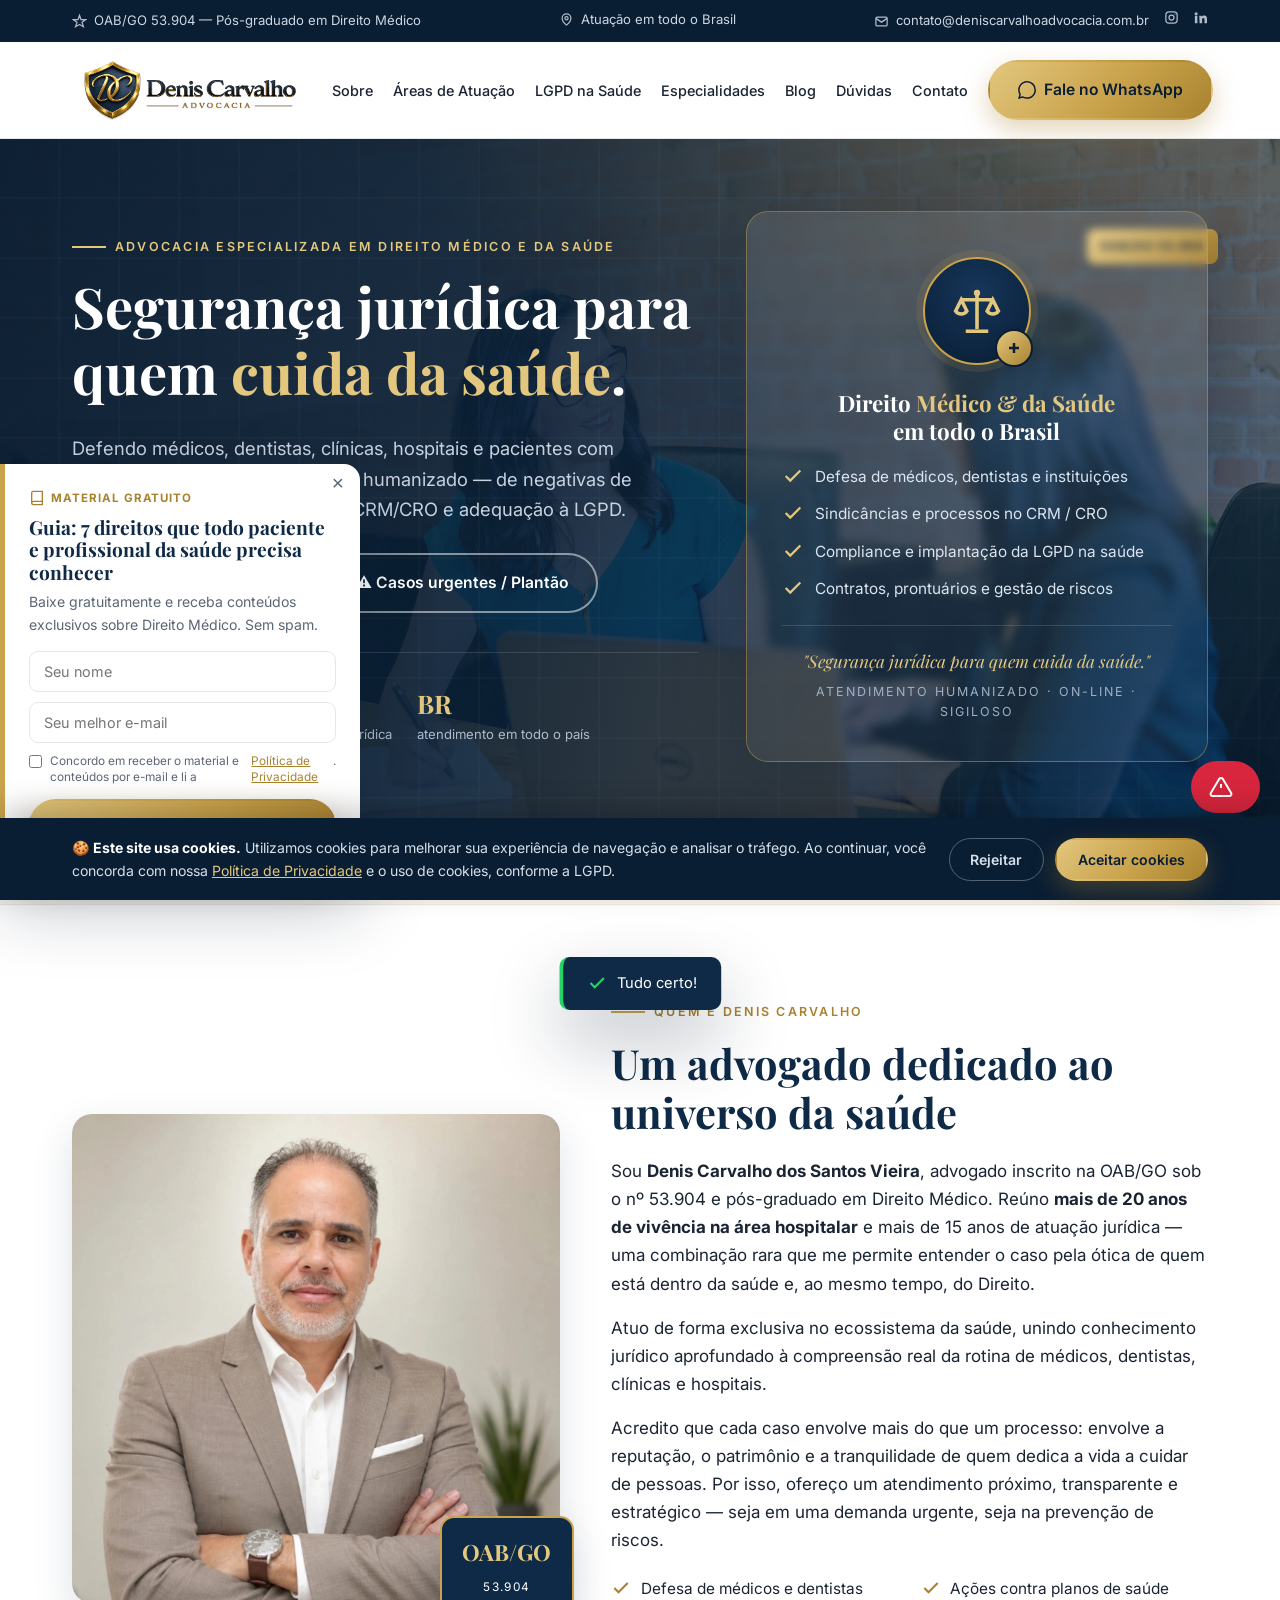
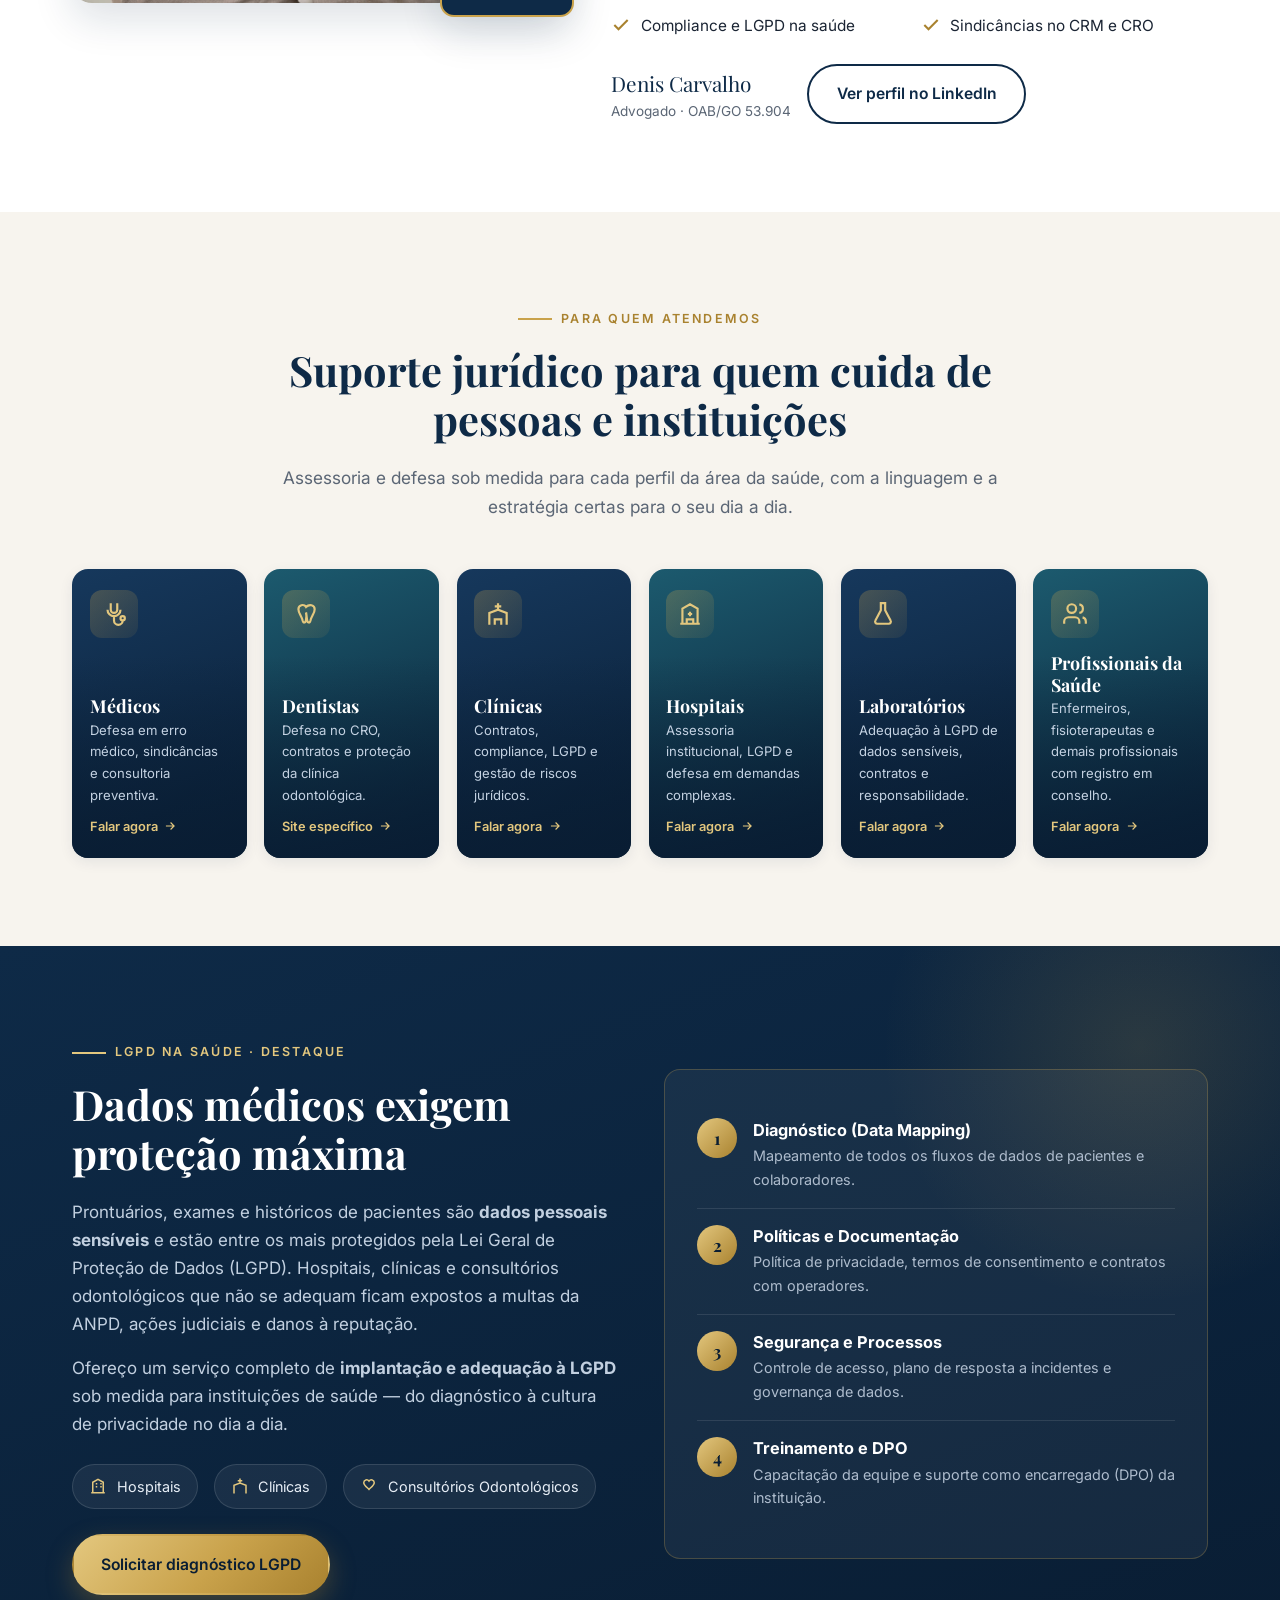
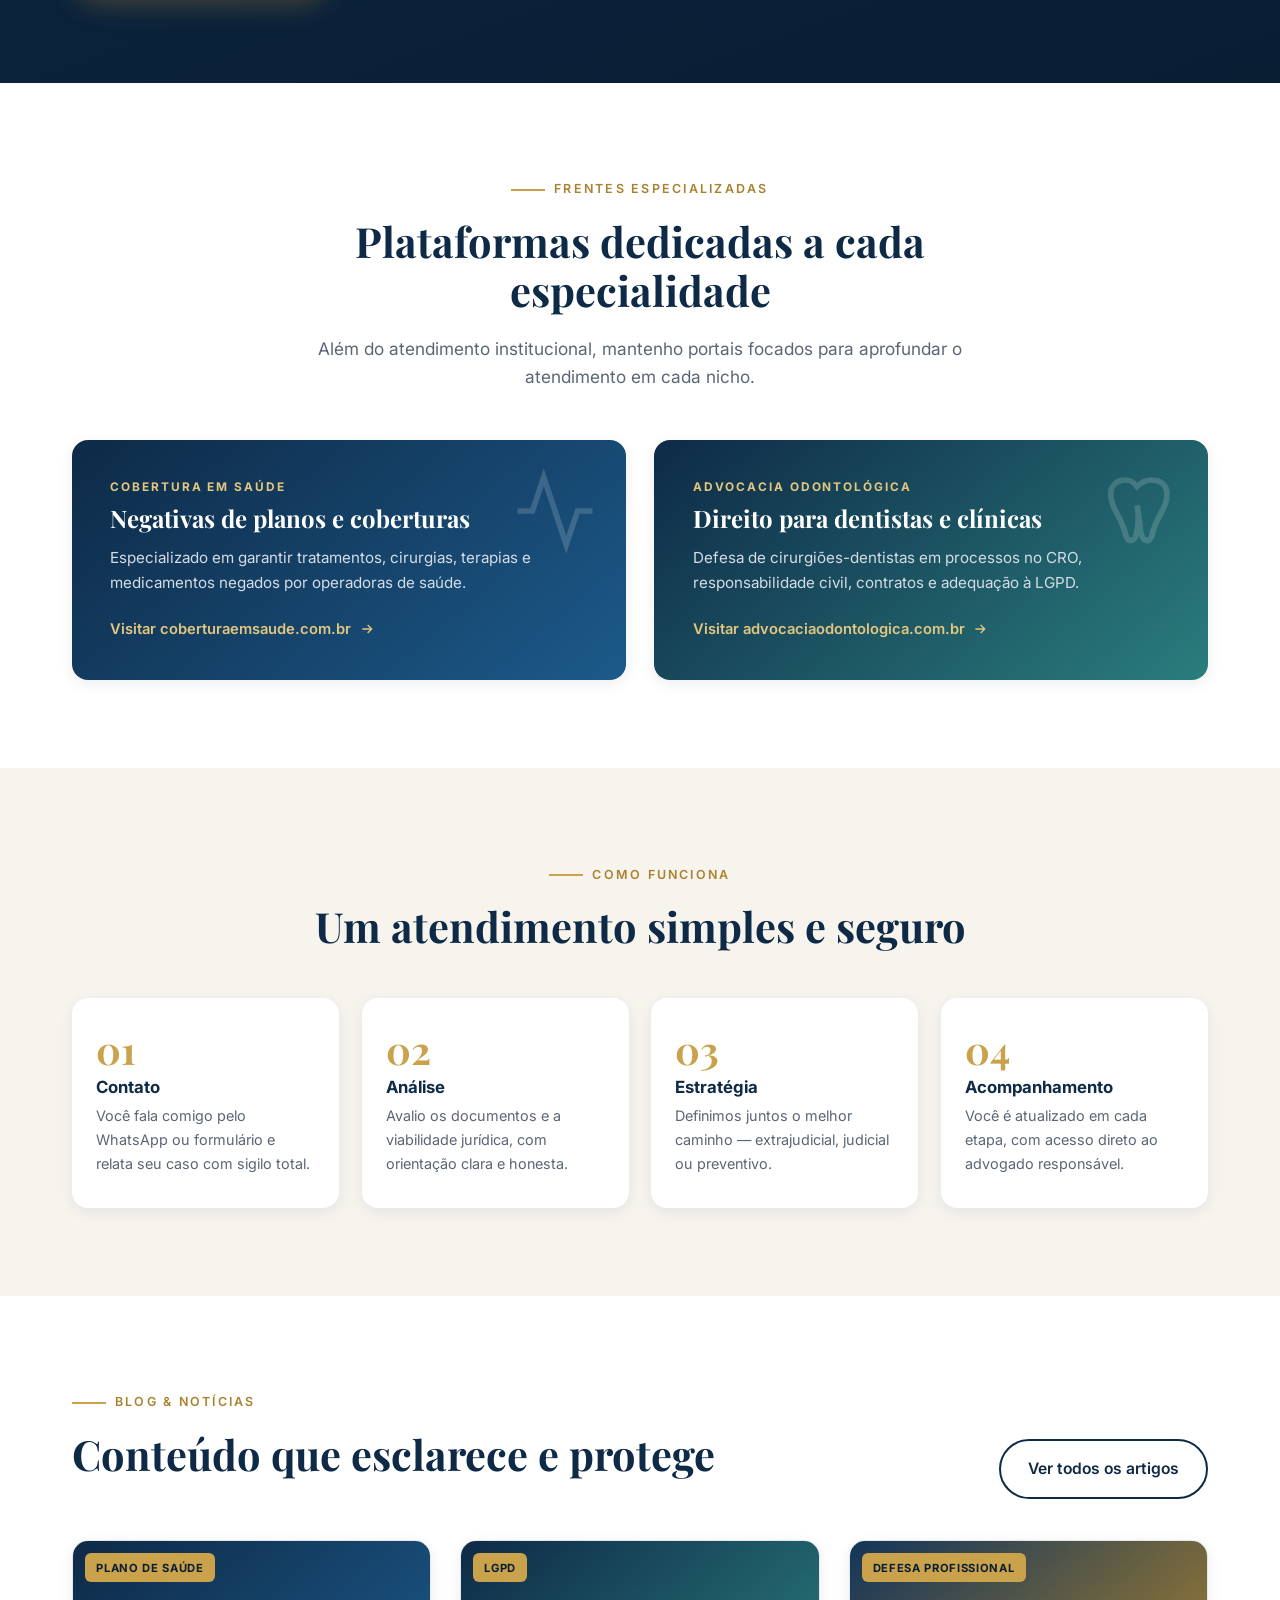
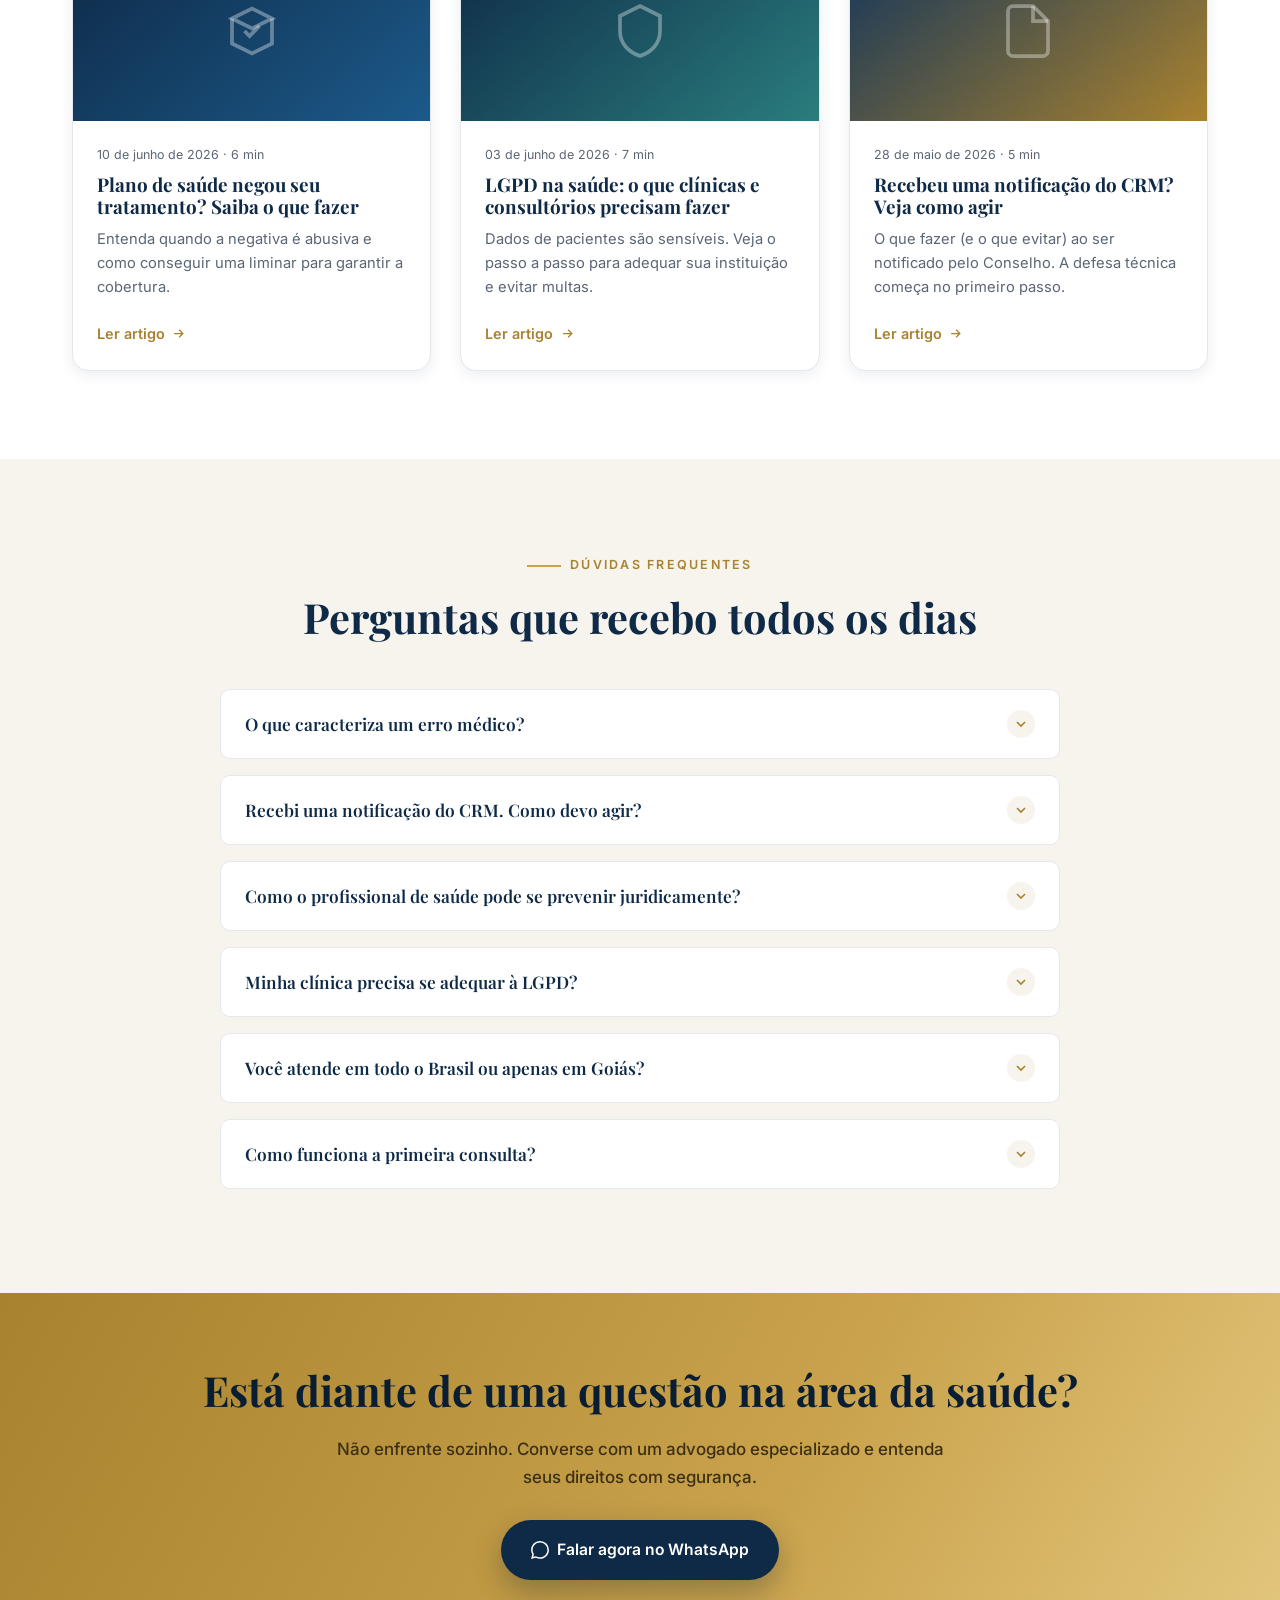
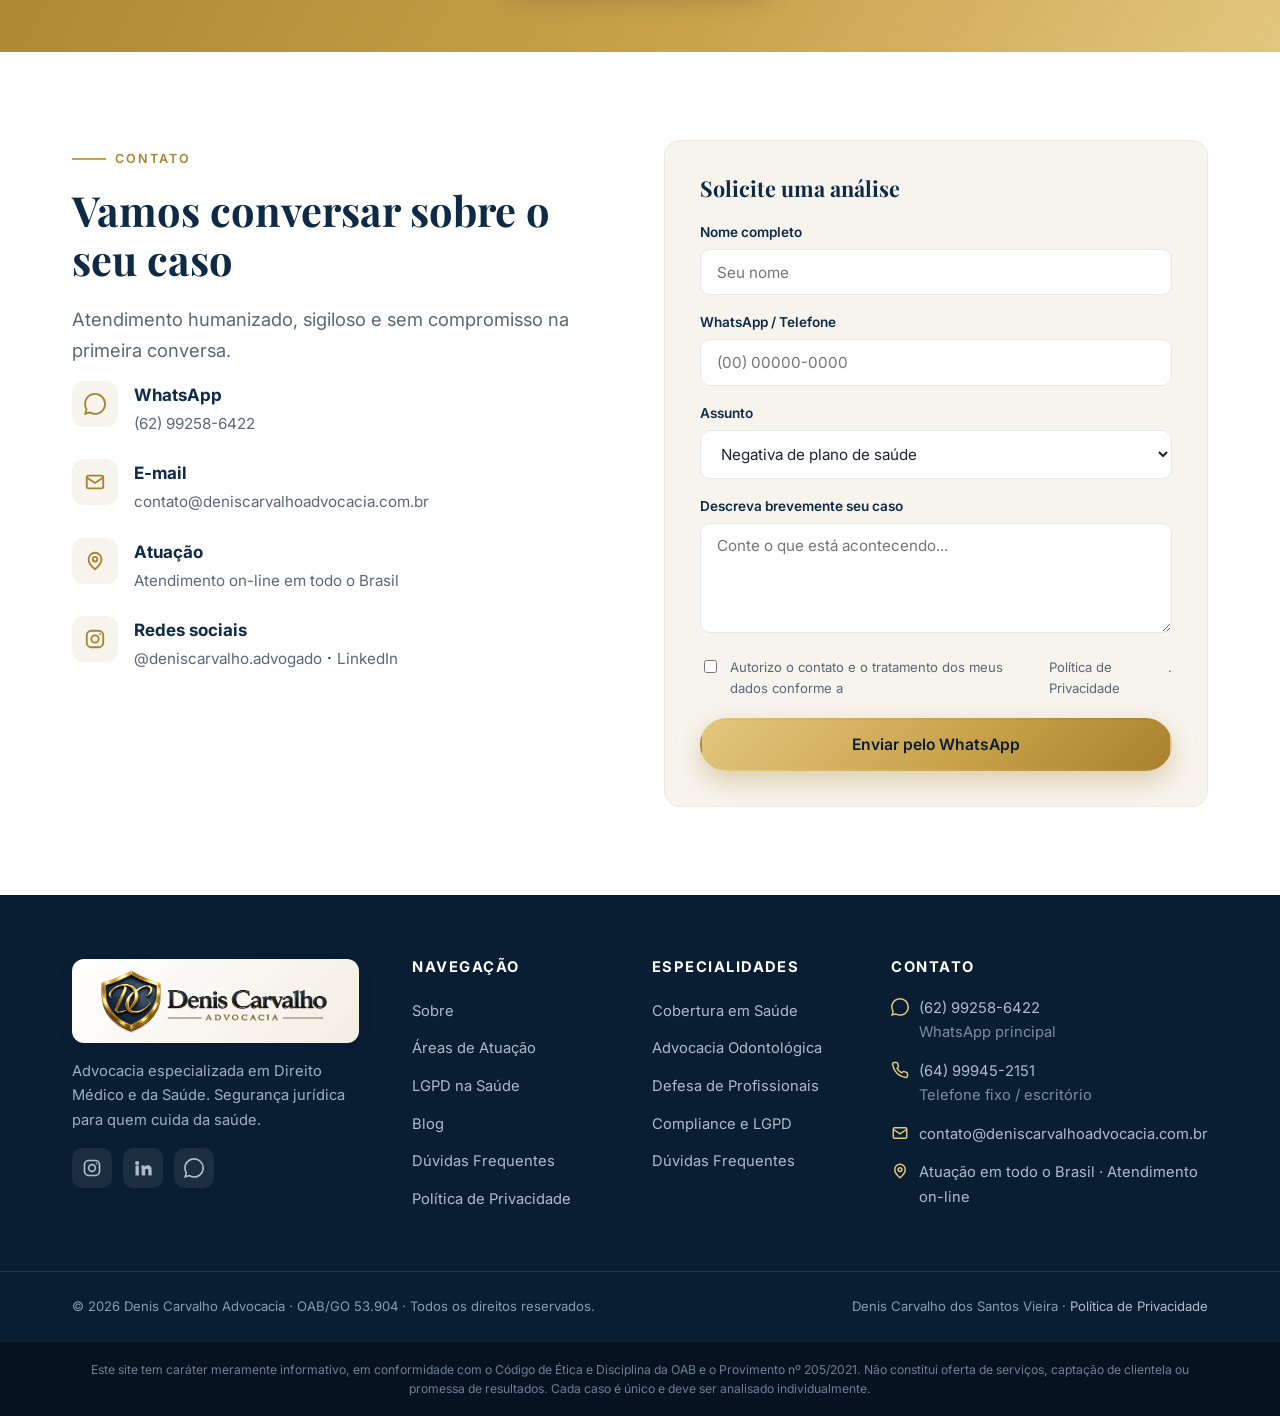
<file: index.html>
<!DOCTYPE html>
<html lang="pt-BR">
<head>
<meta charset="UTF-8">
<meta name="viewport" content="width=device-width, initial-scale=1.0">
<title>Denis Carvalho Advocacia | Direito Médico e da Saúde — OAB/GO 53.904</title>
<meta name="description" content="Advocacia especializada em Direito Médico e da Saúde: negativas de plano de saúde, erro médico, defesa de profissionais junto ao CRM/CRO, LGPD na saúde e advocacia odontológica. Atuação em todo o Brasil. OAB/GO 53.904.">
<meta name="author" content="Denis Carvalho dos Santos Vieira">
<meta name="keywords" content="direito médico, direito da saúde, erro médico, defesa de médicos, LGPD saúde, advocacia odontológica, CRM, CRO, atuação em todo o Brasil">
<link rel="canonical" href="https://www.deniscarvalhoadvocacia.com.br/">
<!-- Open Graph -->
<meta property="og:type" content="website">
<meta property="og:title" content="Denis Carvalho Advocacia — Direito Médico e da Saúde">
<meta property="og:description" content="Segurança jurídica para quem cuida da saúde. Assessoria para médicos, dentistas, clínicas, hospitais e pacientes.">
<meta property="og:image" content="assets/img/logo.png">
<meta property="og:locale" content="pt_BR">
<link rel="icon" type="image/png" sizes="any" href="assets/img/favicon.png">
<link rel="apple-touch-icon" href="assets/img/favicon.png">
<!-- Fonts -->
<link rel="preconnect" href="https://fonts.googleapis.com">
<link rel="preconnect" href="https://fonts.gstatic.com" crossorigin>
<link href="https://fonts.googleapis.com/css2?family=Playfair+Display:wght@600;700;800&family=Inter:wght@400;500;600;700&display=swap" rel="stylesheet">
<link rel="stylesheet" href="assets/css/styles.css">
<!-- Structured data -->
<script type="application/ld+json">
{
  "@context":"https://schema.org",
  "@type":"LegalService",
  "name":"Denis Carvalho Advocacia",
  "image":"https://www.deniscarvalhoadvocacia.com.br/assets/img/logo.png",
  "description":"Advocacia especializada em Direito Médico e da Saúde, LGPD na saúde e advocacia odontológica.",
  "founder":"Denis Carvalho dos Santos Vieira",
  "telephone":"+5562992586422",
  "email":"contato@deniscarvalhoadvocacia.com.br",
  "areaServed":"BR",
  "sameAs":["https://www.instagram.com/deniscarvalho.advogado","https://www.linkedin.com/in/denis-carvalho-dos-santos-vieira-0546294b","https://www.coberturaemsaude.com.br","https://www.advocaciaodontologica.com.br"]
}
</script>
</head>
<body>

<!-- ============ TOP BAR ============ -->
<div class="topbar">
  <div class="container">
    <div class="tb-left">
      <span class="tb-item"><svg viewBox="0 0 24 24" fill="none" stroke="currentColor" stroke-width="2"><path d="M12 2l2.39 6.96H22l-6 4.37 2.3 7.06L12 16.9l-6.3 3.49L8 13.33 2 8.96h7.61z"/></svg> OAB/GO 53.904 — Pós-graduado em Direito Médico</span>
    </div>
    <div class="tb-center">
      <span class="tb-item hide-sm"><svg viewBox="0 0 24 24" fill="none" stroke="currentColor" stroke-width="2"><path d="M12 21s-7-5.6-7-11a7 7 0 0114 0c0 5.4-7 11-7 11z"/><circle cx="12" cy="10" r="2.5"/></svg> Atuação em todo o Brasil</span>
    </div>
    <div class="tb-social">
      <a href="mailto:contato@deniscarvalhoadvocacia.com.br" class="tb-item hide-sm"><svg viewBox="0 0 24 24" fill="none" stroke="currentColor" stroke-width="2"><rect x="3" y="5" width="18" height="14" rx="2"/><path d="M3 7l9 6 9-6"/></svg> contato@deniscarvalhoadvocacia.com.br</a>
      <a href="https://www.instagram.com/deniscarvalho.advogado" target="_blank" rel="noopener" aria-label="Instagram"><svg viewBox="0 0 24 24" fill="none" stroke="currentColor" stroke-width="2"><rect x="3" y="3" width="18" height="18" rx="5"/><circle cx="12" cy="12" r="4"/><circle cx="17.5" cy="6.5" r="1" fill="currentColor" stroke="none"/></svg></a>
      <a href="https://www.linkedin.com/in/denis-carvalho-dos-santos-vieira-0546294b" target="_blank" rel="noopener" aria-label="LinkedIn"><svg viewBox="0 0 24 24" fill="currentColor"><path d="M4.98 3.5a2.5 2.5 0 11-.02 5 2.5 2.5 0 01.02-5zM3 9h4v12H3zM10 9h3.8v1.7h.05c.53-.95 1.83-1.95 3.77-1.95 4.03 0 4.78 2.65 4.78 6.1V21h-4v-5.3c0-1.27-.02-2.9-1.77-2.9-1.77 0-2.04 1.38-2.04 2.8V21h-4z"/></svg></a>
    </div>
  </div>
</div>

<!-- ============ HEADER ============ -->
<header class="site-header" id="header">
  <div class="container nav">
    <a href="index.html" class="brand" aria-label="Denis Carvalho Advocacia">
      <img src="assets/img/logo-denis.png" alt="Denis Carvalho Advocacia">
    </a>
    <nav>
      <ul class="nav-links" id="navLinks">
        <li><a href="#sobre">Sobre</a></li>
        <li><a href="#atuacao">Áreas de Atuação</a></li>
        <li><a href="#lgpd">LGPD na Saúde</a></li>
        <li><a href="#nichos">Especialidades</a></li>
        <li><a href="blog.html">Blog</a></li>
        <li><a href="#faq">Dúvidas</a></li>
        <li><a href="#contato">Contato</a></li>
      </ul>
    </nav>
    <div class="nav-cta">
      <a href="https://wa.me/5562992586422?text=Ol%C3%A1%2C%20preciso%20de%20assessoria%20para%20uma%20quest%C3%A3o%20m%C3%A9dica%2C%20pode%20me%20ajudar%3F" target="_blank" rel="noopener" class="btn btn-gold"><svg viewBox="0 0 24 24" fill="currentColor"><path d="M.06 24l1.69-6.16a11.86 11.86 0 01-1.6-5.95C.16 5.32 5.5 0 12.06 0a11.8 11.8 0 018.41 3.49 11.8 11.8 0 013.48 8.41c0 6.55-5.34 11.89-11.89 11.89a11.9 11.9 0 01-5.69-1.45L.06 24zm6.6-3.8c1.68.99 3.28 1.59 5.4 1.59 5.44 0 9.87-4.43 9.88-9.88a9.8 9.8 0 00-2.88-6.99A9.82 9.82 0 0012.06 2c-5.45 0-9.88 4.43-9.88 9.88 0 2.2.64 3.85 1.72 5.58l-.99 3.62 3.75-.88z"/></svg> <span class="btn-text">Fale no WhatsApp</span></a>
      <button class="nav-toggle" id="navToggle" aria-label="Abrir menu"><span></span><span></span><span></span></button>
    </div>
  </div>
</header>

<!-- ============ HERO ============ -->
<section class="hero">
  <div class="container">
    <div class="hero-text">
      <span class="eyebrow">Advocacia especializada em Direito Médico e da Saúde</span>
      <h1>Segurança jurídica para quem <span class="hl">cuida da saúde</span>.</h1>
      <p class="lead">Defendo médicos, dentistas, clínicas, hospitais e pacientes com técnica, estratégia e atendimento humanizado — de negativas de planos de saúde a processos no CRM/CRO e adequação à LGPD.</p>
      <div class="hero-cta">
        <a href="https://wa.me/5562992586422?text=Ol%C3%A1%2C%20preciso%20de%20assessoria%20para%20uma%20quest%C3%A3o%20m%C3%A9dica%2C%20pode%20me%20ajudar%3F" target="_blank" rel="noopener" class="btn btn-gold"><svg viewBox="0 0 24 24" fill="currentColor"><path d="M.06 24l1.69-6.16a11.86 11.86 0 01-1.6-5.95C.16 5.32 5.5 0 12.06 0a11.8 11.8 0 018.41 3.49 11.8 11.8 0 013.48 8.41c0 6.55-5.34 11.89-11.89 11.89a11.9 11.9 0 01-5.69-1.45L.06 24zm6.6-3.8c1.68.99 3.28 1.59 5.4 1.59 5.44 0 9.87-4.43 9.88-9.88a9.8 9.8 0 00-2.88-6.99A9.82 9.82 0 0012.06 2c-5.45 0-9.88 4.43-9.88 9.88 0 2.2.64 3.85 1.72 5.58l-.99 3.62 3.75-.88z"/></svg> Agende uma análise</a>
        <a href="https://wa.me/5562992586422?text=%F0%9F%9A%A8%20URGENTE%20-%20Preciso%20de%20atendimento%20imediato%20para%20um%20caso%20urgente%20(liminar%2Fplant%C3%A3o).%20Pode%20me%20ajudar%20agora%3F" target="_blank" rel="noopener" class="btn btn-ghost">⚠ Casos urgentes / Plantão</a>
      </div>
      <div class="hero-badges">
        <div class="hero-badge"><span class="n">+20</span><span class="l">anos na área hospitalar</span></div>
        <div class="hero-badge"><span class="n">+15</span><span class="l">anos de atuação jurídica</span></div>
        <div class="hero-badge"><span class="n">BR</span><span class="l">atendimento em todo o país</span></div>
      </div>
    </div>
    <div class="hero-figure">
      <span class="ribbon">OAB/GO 53.904</span>
      <div class="hero-visual">
        <div class="hv-emblem">
          <svg viewBox="0 0 24 24" fill="none" stroke="currentColor" stroke-width="1.6"><path d="M12 3v17M7 21h10M5 7h14M5 7l-2.5 5a3 3 0 005 0L5 7zm14 0l-2.5 5a3 3 0 005 0L19 7z"/><circle cx="12" cy="4" r="1.4" fill="currentColor" stroke="none"/></svg>
          <span class="cross"><svg viewBox="0 0 24 24" fill="none" stroke="currentColor" stroke-width="3"><path d="M12 6v12M6 12h12"/></svg></span>
        </div>
        <h3 class="hv-title">Direito <span>Médico &amp; da Saúde</span><br>em todo o Brasil</h3>
        <ul class="hv-list">
          <li><svg viewBox="0 0 24 24" fill="none" stroke="currentColor" stroke-width="2.5"><path d="M20 6L9 17l-5-5"/></svg> Defesa de médicos, dentistas e instituições</li>
          <li><svg viewBox="0 0 24 24" fill="none" stroke="currentColor" stroke-width="2.5"><path d="M20 6L9 17l-5-5"/></svg> Sindicâncias e processos no CRM / CRO</li>
          <li><svg viewBox="0 0 24 24" fill="none" stroke="currentColor" stroke-width="2.5"><path d="M20 6L9 17l-5-5"/></svg> Compliance e implantação da LGPD na saúde</li>
          <li><svg viewBox="0 0 24 24" fill="none" stroke="currentColor" stroke-width="2.5"><path d="M20 6L9 17l-5-5"/></svg> Contratos, prontuários e gestão de riscos</li>
        </ul>
        <div class="hv-quote">
          <span class="q">"Segurança jurídica para quem cuida da saúde."</span>
          <span class="s">Atendimento humanizado · on-line · sigiloso</span>
        </div>
      </div>
    </div>
  </div>
</section>

<!-- ============ TRUST STRIP ============ -->
<div class="trust">
  <div class="container">
    <div class="trust-item"><svg viewBox="0 0 24 24" fill="none" stroke="currentColor" stroke-width="2"><path d="M12 22s8-4 8-10V5l-8-3-8 3v7c0 6 8 10 8 10z"/></svg> Atuação técnica e estratégica</div>
    <div class="trust-item"><svg viewBox="0 0 24 24" fill="none" stroke="currentColor" stroke-width="2"><circle cx="12" cy="12" r="9"/><path d="M12 7v5l3 2"/></svg> Resposta rápida e plantão para urgências</div>
    <div class="trust-item"><svg viewBox="0 0 24 24" fill="none" stroke="currentColor" stroke-width="2"><path d="M3 7l9-4 9 4-9 4-9-4z"/><path d="M3 7v6m18-6v6M7 9v5c0 1 2 2 5 2s5-1 5-2V9"/></svg> Especialização em Direito Médico</div>
  </div>
</div>

<!-- ============ SOBRE ============ -->
<section class="about" id="sobre">
  <div class="container grid">
    <div class="about-figure">
      <img src="assets/img/denis-carvalho.jpg" alt="Dr. Denis Carvalho, advogado">
      <div class="badge-oab"><strong>OAB/GO</strong><span>53.904</span></div>
    </div>
    <div class="about-text">
      <span class="eyebrow">Quem é Denis Carvalho</span>
      <h2>Um advogado dedicado ao universo da saúde</h2>
      <p>Sou <strong>Denis Carvalho dos Santos Vieira</strong>, advogado inscrito na OAB/GO sob o nº 53.904 e pós-graduado em Direito Médico. Reúno <strong>mais de 20 anos de vivência na área hospitalar</strong> e mais de 15 anos de atuação jurídica — uma combinação rara que me permite entender o caso pela ótica de quem está dentro da saúde e, ao mesmo tempo, do Direito.</p>
      <p>Atuo de forma exclusiva no ecossistema da saúde, unindo conhecimento jurídico aprofundado à compreensão real da rotina de médicos, dentistas, clínicas e hospitais.</p>
      <p>Acredito que cada caso envolve mais do que um processo: envolve a reputação, o patrimônio e a tranquilidade de quem dedica a vida a cuidar de pessoas. Por isso, ofereço um atendimento próximo, transparente e estratégico — seja em uma demanda urgente, seja na prevenção de riscos.</p>
      <ul class="checklist">
        <li><svg viewBox="0 0 24 24" fill="none" stroke="currentColor" stroke-width="2.5"><path d="M20 6L9 17l-5-5"/></svg> Defesa de médicos e dentistas</li>
        <li><svg viewBox="0 0 24 24" fill="none" stroke="currentColor" stroke-width="2.5"><path d="M20 6L9 17l-5-5"/></svg> Ações contra planos de saúde</li>
        <li><svg viewBox="0 0 24 24" fill="none" stroke="currentColor" stroke-width="2.5"><path d="M20 6L9 17l-5-5"/></svg> Compliance e LGPD na saúde</li>
        <li><svg viewBox="0 0 24 24" fill="none" stroke="currentColor" stroke-width="2.5"><path d="M20 6L9 17l-5-5"/></svg> Sindicâncias no CRM e CRO</li>
      </ul>
      <div class="signature">
        <div>
          <div class="sig-name">Denis Carvalho</div>
          <div class="sig-role">Advogado · OAB/GO 53.904</div>
        </div>
        <a href="https://www.linkedin.com/in/denis-carvalho-dos-santos-vieira-0546294b" target="_blank" rel="noopener" class="btn btn-outline">Ver perfil no LinkedIn</a>
      </div>
    </div>
  </div>
</section>

<!-- ============ PARA QUEM ATENDEMOS ============ -->
<section class="audience" id="atuacao">
  <div class="container">
    <div class="section-head center">
      <span class="eyebrow center">Para quem atendemos</span>
      <h2>Suporte jurídico para quem cuida de pessoas e instituições</h2>
      <p>Assessoria e defesa sob medida para cada perfil da área da saúde, com a linguagem e a estratégia certas para o seu dia a dia.</p>
    </div>
    <div class="aud-grid">
      <a href="#contato" class="aud-card">
        <span class="aud-ic"><svg viewBox="0 0 24 24" fill="none" stroke="currentColor" stroke-width="2"><path d="M9 2v6a3 3 0 006 0V2"/><path d="M6 8a6 6 0 0012 0M12 14v4a4 4 0 008 0v-1"/><circle cx="20" cy="16" r="2"/></svg></span>
        <h3>Médicos</h3>
        <p>Defesa em erro médico, sindicâncias e consultoria preventiva.</p>
        <span class="aud-go">Falar agora <svg viewBox="0 0 24 24" fill="none" stroke="currentColor" stroke-width="2"><path d="M5 12h14M13 6l6 6-6 6"/></svg></span>
      </a>
      <a href="https://www.advocaciaodontologica.com.br" target="_blank" rel="noopener" class="aud-card alt">
        <span class="aud-ic"><svg viewBox="0 0 24 24" fill="none" stroke="currentColor" stroke-width="2"><path d="M12 5.5c-2-3-7-2-7 2 0 4 3 6 4 11 .5 2 2.5 2 3-1 .5-3 .5-5 0-7 .5 2 .5 4 1 7 .5 3 2.5 3 3 1 1-5 4-7 4-11 0-4-5-5-8-2z"/></svg></span>
        <h3>Dentistas</h3>
        <p>Defesa no CRO, contratos e proteção da clínica odontológica.</p>
        <span class="aud-go">Site específico <svg viewBox="0 0 24 24" fill="none" stroke="currentColor" stroke-width="2"><path d="M5 12h14M13 6l6 6-6 6"/></svg></span>
      </a>
      <a href="#contato" class="aud-card">
        <span class="aud-ic"><svg viewBox="0 0 24 24" fill="none" stroke="currentColor" stroke-width="2"><path d="M12 2v6M9 5h6M4 22V11l8-3 8 3v11M9 22v-5h6v5"/></svg></span>
        <h3>Clínicas</h3>
        <p>Contratos, compliance, LGPD e gestão de riscos jurídicos.</p>
        <span class="aud-go">Falar agora <svg viewBox="0 0 24 24" fill="none" stroke="currentColor" stroke-width="2"><path d="M5 12h14M13 6l6 6-6 6"/></svg></span>
      </a>
      <a href="#contato" class="aud-card alt">
        <span class="aud-ic"><svg viewBox="0 0 24 24" fill="none" stroke="currentColor" stroke-width="2"><path d="M3 21h18M5 21V7l7-4 7 4v14M10 12h4m-2-2v4M9 21v-4h6v4"/></svg></span>
        <h3>Hospitais</h3>
        <p>Assessoria institucional, LGPD e defesa em demandas complexas.</p>
        <span class="aud-go">Falar agora <svg viewBox="0 0 24 24" fill="none" stroke="currentColor" stroke-width="2"><path d="M5 12h14M13 6l6 6-6 6"/></svg></span>
      </a>
      <a href="#contato" class="aud-card">
        <span class="aud-ic"><svg viewBox="0 0 24 24" fill="none" stroke="currentColor" stroke-width="2"><path d="M9 2h6M10 2v6.5L5 18a2 2 0 002 3h10a2 2 0 002-3l-5-9.5V2"/></svg></span>
        <h3>Laboratórios</h3>
        <p>Adequação à LGPD de dados sensíveis, contratos e responsabilidade.</p>
        <span class="aud-go">Falar agora <svg viewBox="0 0 24 24" fill="none" stroke="currentColor" stroke-width="2"><path d="M5 12h14M13 6l6 6-6 6"/></svg></span>
      </a>
      <a href="#contato" class="aud-card alt">
        <span class="aud-ic"><svg viewBox="0 0 24 24" fill="none" stroke="currentColor" stroke-width="2"><path d="M16 21v-2a4 4 0 00-4-4H6a4 4 0 00-4 4v2"/><circle cx="9" cy="7" r="4"/><path d="M22 21v-2a4 4 0 00-3-3.87M16 3.13A4 4 0 0116 11"/></svg></span>
        <h3>Profissionais da Saúde</h3>
        <p>Enfermeiros, fisioterapeutas e demais profissionais com registro em conselho.</p>
        <span class="aud-go">Falar agora <svg viewBox="0 0 24 24" fill="none" stroke="currentColor" stroke-width="2"><path d="M5 12h14M13 6l6 6-6 6"/></svg></span>
      </a>
    </div>
  </div>
</section>

<!-- ============ LGPD ============ -->
<section class="lgpd" id="lgpd">
  <div class="container grid">
    <div>
      <span class="eyebrow">LGPD na Saúde · Destaque</span>
      <h2>Dados médicos exigem proteção máxima</h2>
      <p>Prontuários, exames e históricos de pacientes são <strong>dados pessoais sensíveis</strong> e estão entre os mais protegidos pela Lei Geral de Proteção de Dados (LGPD). Hospitais, clínicas e consultórios odontológicos que não se adequam ficam expostos a multas da ANPD, ações judiciais e danos à reputação.</p>
      <p>Ofereço um serviço completo de <strong>implantação e adequação à LGPD</strong> sob medida para instituições de saúde — do diagnóstico à cultura de privacidade no dia a dia.</p>
      <div class="lgpd-targets">
        <span class="lgpd-target"><svg viewBox="0 0 24 24" fill="none" stroke="currentColor" stroke-width="2"><path d="M3 21h18M5 21V7l7-4 7 4v14M9 9h2m-2 4h2m4-4h2m-2 4h2"/></svg> Hospitais</span>
        <span class="lgpd-target"><svg viewBox="0 0 24 24" fill="none" stroke="currentColor" stroke-width="2"><path d="M12 2v6M9 5h6M4 22V11l8-3 8 3v11"/></svg> Clínicas</span>
        <span class="lgpd-target"><svg viewBox="0 0 24 24" fill="none" stroke="currentColor" stroke-width="2"><path d="M12 5.5c-2-3-7-2-7 2 0 3 4 6 7 9 3-3 7-6 7-9 0-4-5-5-7-2z"/></svg> Consultórios Odontológicos</span>
      </div>
      <a href="https://wa.me/5562992586422?text=Ol%C3%A1%2C%20gostaria%20de%20um%20diagn%C3%B3stico%20de%20adequa%C3%A7%C3%A3o%20%C3%A0%20LGPD%20para%20minha%20institui%C3%A7%C3%A3o%20de%20sa%C3%BAde." target="_blank" rel="noopener" class="btn btn-gold">Solicitar diagnóstico LGPD</a>
    </div>
    <div class="lgpd-panel">
      <div class="lgpd-step"><div class="num">1</div><div><h4>Diagnóstico (Data Mapping)</h4><p>Mapeamento de todos os fluxos de dados de pacientes e colaboradores.</p></div></div>
      <div class="lgpd-step"><div class="num">2</div><div><h4>Políticas e Documentação</h4><p>Política de privacidade, termos de consentimento e contratos com operadores.</p></div></div>
      <div class="lgpd-step"><div class="num">3</div><div><h4>Segurança e Processos</h4><p>Controle de acesso, plano de resposta a incidentes e governança de dados.</p></div></div>
      <div class="lgpd-step"><div class="num">4</div><div><h4>Treinamento e DPO</h4><p>Capacitação da equipe e suporte como encarregado (DPO) da instituição.</p></div></div>
    </div>
  </div>
</section>

<!-- ============ NICHOS / ESPECIALIDADES ============ -->
<section class="niches" id="nichos">
  <div class="container">
    <div class="section-head center">
      <span class="eyebrow center">Frentes especializadas</span>
      <h2>Plataformas dedicadas a cada especialidade</h2>
      <p>Além do atendimento institucional, mantenho portais focados para aprofundar o atendimento em cada nicho.</p>
    </div>
    <div class="niche-grid">
      <article class="niche saude">
        <div class="nico-ic"><svg viewBox="0 0 24 24" fill="none" stroke="#fff" stroke-width="1.5"><path d="M22 12h-4l-3 9L9 3l-3 9H2"/></svg></div>
        <span class="tag">Cobertura em Saúde</span>
        <h3>Negativas de planos e coberturas</h3>
        <p>Especializado em garantir tratamentos, cirurgias, terapias e medicamentos negados por operadoras de saúde.</p>
        <a href="https://www.coberturaemsaude.com.br" target="_blank" rel="noopener" class="niche-link">Visitar coberturaemsaude.com.br <svg viewBox="0 0 24 24" fill="none" stroke="currentColor" stroke-width="2"><path d="M5 12h14M13 6l6 6-6 6"/></svg></a>
      </article>
      <article class="niche odonto">
        <div class="nico-ic"><svg viewBox="0 0 24 24" fill="none" stroke="#fff" stroke-width="1.5"><path d="M12 5.5c-2-3-7-2-7 2 0 4 3 6 4 11 .5 2 2.5 2 3-1 .5-3 .5-5 0-7 .5 2 .5 4 1 7 .5 3 2.5 3 3 1 1-5 4-7 4-11 0-4-5-5-8-2z"/></svg></div>
        <span class="tag">Advocacia Odontológica</span>
        <h3>Direito para dentistas e clínicas</h3>
        <p>Defesa de cirurgiões-dentistas em processos no CRO, responsabilidade civil, contratos e adequação à LGPD.</p>
        <a href="https://www.advocaciaodontologica.com.br" target="_blank" rel="noopener" class="niche-link">Visitar advocaciaodontologica.com.br <svg viewBox="0 0 24 24" fill="none" stroke="currentColor" stroke-width="2"><path d="M5 12h14M13 6l6 6-6 6"/></svg></a>
      </article>
    </div>
  </div>
</section>

<!-- ============ PROCESSO ============ -->
<section class="process">
  <div class="container">
    <div class="section-head center">
      <span class="eyebrow center">Como funciona</span>
      <h2>Um atendimento simples e seguro</h2>
    </div>
    <div class="steps">
      <div class="step"><div class="sn">01</div><h4>Contato</h4><p>Você fala comigo pelo WhatsApp ou formulário e relata seu caso com sigilo total.</p></div>
      <div class="step"><div class="sn">02</div><h4>Análise</h4><p>Avalio os documentos e a viabilidade jurídica, com orientação clara e honesta.</p></div>
      <div class="step"><div class="sn">03</div><h4>Estratégia</h4><p>Definimos juntos o melhor caminho — extrajudicial, judicial ou preventivo.</p></div>
      <div class="step"><div class="sn">04</div><h4>Acompanhamento</h4><p>Você é atualizado em cada etapa, com acesso direto ao advogado responsável.</p></div>
    </div>
  </div>
</section>

<!-- ============ BLOG PREVIEW ============ -->
<section class="blog" id="blog">
  <div class="container">
    <div class="blog-head">
      <div>
        <span class="eyebrow">Blog & Notícias</span>
        <h2>Conteúdo que esclarece e protege</h2>
      </div>
      <a href="blog.html" class="btn btn-outline">Ver todos os artigos</a>
    </div>
    <div class="posts">
      <article class="post">
        <a href="artigo-negativa-plano.html" class="thumb g1"><span class="cat">Plano de Saúde</span><svg viewBox="0 0 24 24" fill="none" stroke="currentColor" stroke-width="1.5"><path d="M9 12l2 2 4-4"/><path d="M4 7l8-4 8 4-8 4-8-4z"/><path d="M20 7v10l-8 4-8-4V7"/></svg></a>
        <div class="body">
          <div class="date">10 de junho de 2026 · 6 min</div>
          <h3>Plano de saúde negou seu tratamento? Saiba o que fazer</h3>
          <p>Entenda quando a negativa é abusiva e como conseguir uma liminar para garantir a cobertura.</p>
          <a href="artigo-negativa-plano.html" class="more">Ler artigo <svg viewBox="0 0 24 24" fill="none" stroke="currentColor" stroke-width="2"><path d="M5 12h14M13 6l6 6-6 6"/></svg></a>
        </div>
      </article>
      <article class="post">
        <a href="artigo-lgpd-saude.html" class="thumb g2"><span class="cat">LGPD</span><svg viewBox="0 0 24 24" fill="none" stroke="currentColor" stroke-width="1.5"><path d="M12 2l8 4v6c0 5-3.4 8.5-8 10-4.6-1.5-8-5-8-10V6z"/></svg></a>
        <div class="body">
          <div class="date">03 de junho de 2026 · 7 min</div>
          <h3>LGPD na saúde: o que clínicas e consultórios precisam fazer</h3>
          <p>Dados de pacientes são sensíveis. Veja o passo a passo para adequar sua instituição e evitar multas.</p>
          <a href="artigo-lgpd-saude.html" class="more">Ler artigo <svg viewBox="0 0 24 24" fill="none" stroke="currentColor" stroke-width="2"><path d="M5 12h14M13 6l6 6-6 6"/></svg></a>
        </div>
      </article>
      <article class="post">
        <a href="artigo-notificacao-crm.html" class="thumb g3"><span class="cat">Defesa Profissional</span><svg viewBox="0 0 24 24" fill="none" stroke="currentColor" stroke-width="1.5"><path d="M14 2H6a2 2 0 00-2 2v16a2 2 0 002 2h12a2 2 0 002-2V8z"/><path d="M14 2v6h6"/></svg></a>
        <div class="body">
          <div class="date">28 de maio de 2026 · 5 min</div>
          <h3>Recebeu uma notificação do CRM? Veja como agir</h3>
          <p>O que fazer (e o que evitar) ao ser notificado pelo Conselho. A defesa técnica começa no primeiro passo.</p>
          <a href="artigo-notificacao-crm.html" class="more">Ler artigo <svg viewBox="0 0 24 24" fill="none" stroke="currentColor" stroke-width="2"><path d="M5 12h14M13 6l6 6-6 6"/></svg></a>
        </div>
      </article>
    </div>
  </div>
</section>

<!-- ============ FAQ ============ -->
<section class="faq" id="faq">
  <div class="container">
    <div class="section-head center">
      <span class="eyebrow center">Dúvidas Frequentes</span>
      <h2>Perguntas que recebo todos os dias</h2>
    </div>
    <div class="faq-wrap" id="faqWrap">
      <div class="faq-item">
        <button class="faq-q">O que caracteriza um erro médico? <span class="pm"><svg viewBox="0 0 24 24" fill="none" stroke="currentColor" stroke-width="2.5"><path d="M6 9l6 6 6-6"/></svg></span></button>
        <div class="faq-a"><div class="inner">O erro médico ocorre quando há falha no dever de cuidado — por imprudência, negligência ou imperícia — que causa dano ao paciente. É importante destacar que <strong>nem todo resultado insatisfatório configura erro</strong>: a medicina é obrigação de meio, não de resultado. Cada caso exige análise técnica e, muitas vezes, perícia para apurar se houve efetiva falha profissional.</div></div>
      </div>
      <div class="faq-item">
        <button class="faq-q">Recebi uma notificação do CRM. Como devo agir? <span class="pm"><svg viewBox="0 0 24 24" fill="none" stroke="currentColor" stroke-width="2.5"><path d="M6 9l6 6 6-6"/></svg></span></button>
        <div class="faq-a"><div class="inner">Mantenha a calma e <strong>não responda sem orientação jurídica</strong>. A defesa prévia é uma fase decisiva e o que você diz pode ser usado em todo o processo ético-disciplinar. Reúna o prontuário e todos os documentos do atendimento, respeite o prazo informado e procure um advogado especializado o quanto antes para construir uma defesa técnica adequada.</div></div>
      </div>
      <div class="faq-item">
        <button class="faq-q">Como o profissional de saúde pode se prevenir juridicamente? <span class="pm"><svg viewBox="0 0 24 24" fill="none" stroke="currentColor" stroke-width="2.5"><path d="M6 9l6 6 6-6"/></svg></span></button>
        <div class="faq-a"><div class="inner">A melhor defesa começa antes do problema. Médicos, dentistas e demais profissionais reduzem muito seus riscos ao manter um <strong>prontuário completo e bem documentado</strong>, utilizar <strong>termos de consentimento informado</strong>, proteger os dados dos pacientes conforme a <strong>LGPD</strong> e contar com <strong>assessoria jurídica preventiva</strong>. Uma consultoria periódica identifica fragilidades em contratos e rotinas antes que se tornem processos.</div></div>
      </div>
      <div class="faq-item">
        <button class="faq-q">Minha clínica precisa se adequar à LGPD? <span class="pm"><svg viewBox="0 0 24 24" fill="none" stroke="currentColor" stroke-width="2.5"><path d="M6 9l6 6 6-6"/></svg></span></button>
        <div class="faq-a"><div class="inner">Sim. Toda instituição que trata dados de pacientes — de um consultório odontológico a um grande hospital — está sujeita à LGPD. Dados de saúde são <strong>sensíveis</strong> e exigem proteção reforçada. A falta de adequação pode gerar multas da ANPD e responsabilização civil. A boa notícia é que a adequação é um processo organizado e viável para qualquer porte.</div></div>
      </div>
      <div class="faq-item">
        <button class="faq-q">Você atende em todo o Brasil ou apenas em Goiás? <span class="pm"><svg viewBox="0 0 24 24" fill="none" stroke="currentColor" stroke-width="2.5"><path d="M6 9l6 6 6-6"/></svg></span></button>
        <div class="faq-a"><div class="inner">Atendo clientes em <strong>todo o território nacional</strong>. Grande parte do trabalho é feita de forma digital, com reuniões on-line e acompanhamento à distância, sem que você precise se deslocar. Atendimentos presenciais podem ser feitos sob agendamento.</div></div>
      </div>
      <div class="faq-item">
        <button class="faq-q">Como funciona a primeira consulta? <span class="pm"><svg viewBox="0 0 24 24" fill="none" stroke="currentColor" stroke-width="2.5"><path d="M6 9l6 6 6-6"/></svg></span></button>
        <div class="faq-a"><div class="inner">Você entra em contato pelo WhatsApp ou formulário e relata sua situação com total sigilo. Faço uma análise inicial do caso, explico as possibilidades de forma clara e, só então, definimos juntos os próximos passos. Transparência desde o primeiro contato é um compromisso do escritório.</div></div>
      </div>
    </div>
  </div>
</section>

<!-- ============ CTA BAND ============ -->
<section class="cta-band">
  <div class="container">
    <h2>Está diante de uma questão na área da saúde?</h2>
    <p>Não enfrente sozinho. Converse com um advogado especializado e entenda seus direitos com segurança.</p>
    <a href="https://wa.me/5562992586422?text=Ol%C3%A1%2C%20preciso%20de%20assessoria%20para%20uma%20quest%C3%A3o%20m%C3%A9dica%2C%20pode%20me%20ajudar%3F" target="_blank" rel="noopener" class="btn btn-navy"><svg viewBox="0 0 24 24" fill="currentColor"><path d="M.06 24l1.69-6.16a11.86 11.86 0 01-1.6-5.95C.16 5.32 5.5 0 12.06 0a11.8 11.8 0 018.41 3.49 11.8 11.8 0 013.48 8.41c0 6.55-5.34 11.89-11.89 11.89a11.9 11.9 0 01-5.69-1.45L.06 24zm6.6-3.8c1.68.99 3.28 1.59 5.4 1.59 5.44 0 9.87-4.43 9.88-9.88a9.8 9.8 0 00-2.88-6.99A9.82 9.82 0 0012.06 2c-5.45 0-9.88 4.43-9.88 9.88 0 2.2.64 3.85 1.72 5.58l-.99 3.62 3.75-.88z"/></svg> Falar agora no WhatsApp</a>
  </div>
</section>

<!-- ============ CONTATO ============ -->
<section class="contact" id="contato">
  <div class="container grid">
    <div class="contact-info">
      <span class="eyebrow">Contato</span>
      <h2>Vamos conversar sobre o seu caso</h2>
      <p class="lead">Atendimento humanizado, sigiloso e sem compromisso na primeira conversa.</p>
      <div class="ci-item"><div class="ic"><svg viewBox="0 0 24 24" fill="currentColor"><path d="M.06 24l1.69-6.16a11.86 11.86 0 01-1.6-5.95C.16 5.32 5.5 0 12.06 0a11.8 11.8 0 018.41 3.49 11.8 11.8 0 013.48 8.41c0 6.55-5.34 11.89-11.89 11.89a11.9 11.9 0 01-5.69-1.45L.06 24zm6.6-3.8c1.68.99 3.28 1.59 5.4 1.59 5.44 0 9.87-4.43 9.88-9.88a9.8 9.8 0 00-2.88-6.99A9.82 9.82 0 0012.06 2c-5.45 0-9.88 4.43-9.88 9.88 0 2.2.64 3.85 1.72 5.58l-.99 3.62 3.75-.88z"/></svg></div><div><strong>WhatsApp</strong><a href="https://wa.me/5562992586422" target="_blank" rel="noopener">(62) 99258-6422</a></div></div>
      <div class="ci-item"><div class="ic"><svg viewBox="0 0 24 24" fill="none" stroke="currentColor" stroke-width="2"><rect x="3" y="5" width="18" height="14" rx="2"/><path d="M3 7l9 6 9-6"/></svg></div><div><strong>E-mail</strong><a href="mailto:contato@deniscarvalhoadvocacia.com.br">contato@deniscarvalhoadvocacia.com.br</a></div></div>
      <div class="ci-item"><div class="ic"><svg viewBox="0 0 24 24" fill="none" stroke="currentColor" stroke-width="2"><path d="M12 21s-7-5.6-7-11a7 7 0 0114 0c0 5.4-7 11-7 11z"/><circle cx="12" cy="10" r="2.5"/></svg></div><div><strong>Atuação</strong><span>Atendimento on-line em todo o Brasil</span></div></div>
      <div class="ci-item"><div class="ic"><svg viewBox="0 0 24 24" fill="none" stroke="currentColor" stroke-width="2"><rect x="3" y="3" width="18" height="18" rx="5"/><circle cx="12" cy="12" r="4"/><circle cx="17.5" cy="6.5" r="1" fill="currentColor" stroke="none"/></svg></div><div><strong>Redes sociais</strong><a href="https://www.instagram.com/deniscarvalho.advogado" target="_blank" rel="noopener">@deniscarvalho.advogado</a> · <a href="https://www.linkedin.com/in/denis-carvalho-dos-santos-vieira-0546294b" target="_blank" rel="noopener">LinkedIn</a></div></div>
    </div>
    <div class="form">
      <h3>Solicite uma análise</h3>
      <form id="contactForm">
        <div class="field"><label for="nome">Nome completo</label><input type="text" id="nome" name="nome" required placeholder="Seu nome"></div>
        <div class="field"><label for="fone">WhatsApp / Telefone</label><input type="tel" id="fone" name="fone" required placeholder="(00) 00000-0000"></div>
        <div class="field"><label for="assunto">Assunto</label>
          <select id="assunto" name="assunto">
            <option>Negativa de plano de saúde</option>
            <option>Erro médico / Responsabilidade</option>
            <option>Notificação / Sindicância (CRM/CRO)</option>
            <option>Adequação à LGPD</option>
            <option>Advocacia odontológica</option>
            <option>Outro assunto</option>
          </select>
        </div>
        <div class="field"><label for="msg">Descreva brevemente seu caso</label><textarea id="msg" name="msg" placeholder="Conte o que está acontecendo..."></textarea></div>
        <label class="consent"><input type="checkbox" id="consent" required> Autorizo o contato e o tratamento dos meus dados conforme a <a href="privacidade.html" target="_blank">Política de Privacidade</a>.</label>
        <button type="submit" class="btn btn-gold btn-block">Enviar pelo WhatsApp</button>
      </form>
    </div>
  </div>
</section>

<!-- ============ FOOTER ============ -->
<footer class="footer">
  <div class="container">
    <div class="grid">
      <div class="f-brand">
        <img src="assets/img/logo-denis.png" alt="Denis Carvalho Advocacia">
        <p>Advocacia especializada em Direito Médico e da Saúde. Segurança jurídica para quem cuida da saúde.</p>
        <div class="f-social">
          <a href="https://www.instagram.com/deniscarvalho.advogado" target="_blank" rel="noopener" aria-label="Instagram"><svg viewBox="0 0 24 24" fill="none" stroke="currentColor" stroke-width="2"><rect x="3" y="3" width="18" height="18" rx="5"/><circle cx="12" cy="12" r="4"/><circle cx="17.5" cy="6.5" r="1" fill="currentColor" stroke="none"/></svg></a>
          <a href="https://www.linkedin.com/in/denis-carvalho-dos-santos-vieira-0546294b" target="_blank" rel="noopener" aria-label="LinkedIn"><svg viewBox="0 0 24 24" fill="currentColor"><path d="M4.98 3.5a2.5 2.5 0 11-.02 5 2.5 2.5 0 01.02-5zM3 9h4v12H3zM10 9h3.8v1.7h.05c.53-.95 1.83-1.95 3.77-1.95 4.03 0 4.78 2.65 4.78 6.1V21h-4v-5.3c0-1.27-.02-2.9-1.77-2.9-1.77 0-2.04 1.38-2.04 2.8V21h-4z"/></svg></a>
          <a href="https://wa.me/5562992586422" target="_blank" rel="noopener" aria-label="WhatsApp"><svg viewBox="0 0 24 24" fill="currentColor"><path d="M.06 24l1.69-6.16a11.86 11.86 0 01-1.6-5.95C.16 5.32 5.5 0 12.06 0a11.8 11.8 0 018.41 3.49 11.8 11.8 0 013.48 8.41c0 6.55-5.34 11.89-11.89 11.89a11.9 11.9 0 01-5.69-1.45L.06 24zm6.6-3.8c1.68.99 3.28 1.59 5.4 1.59 5.44 0 9.87-4.43 9.88-9.88a9.8 9.8 0 00-2.88-6.99A9.82 9.82 0 0012.06 2c-5.45 0-9.88 4.43-9.88 9.88 0 2.2.64 3.85 1.72 5.58l-.99 3.62 3.75-.88z"/></svg></a>
        </div>
      </div>
      <div>
        <h4>Navegação</h4>
        <ul>
          <li><a href="#sobre">Sobre</a></li>
          <li><a href="#atuacao">Áreas de Atuação</a></li>
          <li><a href="#lgpd">LGPD na Saúde</a></li>
          <li><a href="blog.html">Blog</a></li>
          <li><a href="#faq">Dúvidas Frequentes</a></li>
          <li><a href="privacidade.html">Política de Privacidade</a></li>
        </ul>
      </div>
      <div>
        <h4>Especialidades</h4>
        <ul>
          <li><a href="https://www.coberturaemsaude.com.br" target="_blank" rel="noopener">Cobertura em Saúde</a></li>
          <li><a href="https://www.advocaciaodontologica.com.br" target="_blank" rel="noopener">Advocacia Odontológica</a></li>
          <li><a href="#atuacao">Defesa de Profissionais</a></li>
          <li><a href="#lgpd">Compliance e LGPD</a></li>
          <li><a href="#faq">Dúvidas Frequentes</a></li>
        </ul>
      </div>
      <div class="f-contact">
        <h4>Contato</h4>
        <div class="fc"><svg viewBox="0 0 24 24" fill="currentColor"><path d="M.06 24l1.69-6.16a11.86 11.86 0 01-1.6-5.95C.16 5.32 5.5 0 12.06 0a11.8 11.8 0 018.41 3.49 11.8 11.8 0 013.48 8.41c0 6.55-5.34 11.89-11.89 11.89a11.9 11.9 0 01-5.69-1.45L.06 24zm6.6-3.8c1.68.99 3.28 1.59 5.4 1.59 5.44 0 9.87-4.43 9.88-9.88a9.8 9.8 0 00-2.88-6.99A9.82 9.82 0 0012.06 2c-5.45 0-9.88 4.43-9.88 9.88 0 2.2.64 3.85 1.72 5.58l-.99 3.62 3.75-.88z"/></svg><div>(62) 99258-6422<br><span style="opacity:.7">WhatsApp principal</span></div></div>
        <div class="fc"><svg viewBox="0 0 24 24" fill="none" stroke="currentColor" stroke-width="2"><path d="M22 16.92v3a2 2 0 01-2.18 2 19.8 19.8 0 01-8.63-3.07 19.5 19.5 0 01-6-6 19.8 19.8 0 01-3.07-8.67A2 2 0 014.11 2h3a2 2 0 012 1.72c.13.96.36 1.9.7 2.81a2 2 0 01-.45 2.11L8.09 9.91a16 16 0 006 6l1.27-1.27a2 2 0 012.11-.45c.91.34 1.85.57 2.81.7A2 2 0 0122 16.92z"/></svg><div>(64) 99945-2151<br><span style="opacity:.7">Telefone fixo / escritório</span></div></div>
        <div class="fc"><svg viewBox="0 0 24 24" fill="none" stroke="currentColor" stroke-width="2"><rect x="3" y="5" width="18" height="14" rx="2"/><path d="M3 7l9 6 9-6"/></svg><div>contato@deniscarvalhoadvocacia.com.br</div></div>
        <div class="fc"><svg viewBox="0 0 24 24" fill="none" stroke="currentColor" stroke-width="2"><path d="M12 21s-7-5.6-7-11a7 7 0 0114 0c0 5.4-7 11-7 11z"/><circle cx="12" cy="10" r="2.5"/></svg><div>Atuação em todo o Brasil · Atendimento on-line</div></div>
      </div>
    </div>
  </div>
  <div class="footer-bottom">
    <div class="container">
      <span>© 2026 Denis Carvalho Advocacia · OAB/GO 53.904 · Todos os direitos reservados.</span>
      <span>Denis Carvalho dos Santos Vieira · <a href="privacidade.html">Política de Privacidade</a></span>
    </div>
  </div>
  <div class="disclaimer">
    <div class="container">Este site tem caráter meramente informativo, em conformidade com o Código de Ética e Disciplina da OAB e o Provimento nº 205/2021. Não constitui oferta de serviços, captação de clientela ou promessa de resultados. Cada caso é único e deve ser analisado individualmente.</div>
  </div>
</footer>

<!-- ============ FLOATING: LEAD CAPTURE ============ -->
<button class="leadin-tab" id="leadinTab">📘 E-book grátis</button>
<div class="leadin" id="leadin">
  <div class="leadin-card">
    <button class="close" id="leadinClose" aria-label="Fechar">×</button>
    <span class="tag"><svg viewBox="0 0 24 24" fill="none" stroke="currentColor" stroke-width="2"><path d="M4 19.5A2.5 2.5 0 016.5 17H20"/><path d="M6.5 2H20v20H6.5A2.5 2.5 0 014 19.5v-15A2.5 2.5 0 016.5 2z"/></svg> Material gratuito</span>
    <h4>Guia: 7 direitos que todo paciente e profissional da saúde precisa conhecer</h4>
    <p>Baixe gratuitamente e receba conteúdos exclusivos sobre Direito Médico. Sem spam.</p>
    <form id="leadForm">
      <input type="text" id="leadNome" placeholder="Seu nome" required>
      <input type="email" id="leadEmail" placeholder="Seu melhor e-mail" required>
      <label class="lead-consent"><input type="checkbox" id="leadConsent" required> Concordo em receber o material e conteúdos por e-mail e li a <a href="privacidade.html" target="_blank" rel="noopener">Política de Privacidade</a>.</label>
      <button type="submit" class="btn btn-gold btn-block">Quero o e-book grátis</button>
    </form>
  </div>
</div>

<!-- ============ FLOATING: WHATSAPP + URGENT + TO TOP ============ -->
<div class="fab-stack">
  <button class="fab-totop" id="toTop" aria-label="Voltar ao topo"><svg viewBox="0 0 24 24" fill="none" stroke="currentColor" stroke-width="2.5"><path d="M18 15l-6-6-6 6"/></svg></button>
  <a href="https://wa.me/5562992586422?text=%F0%9F%9A%A8%20URGENTE%20-%20Preciso%20de%20atendimento%20imediato%20para%20um%20caso%20urgente%20(liminar%2Fplant%C3%A3o).%20Pode%20me%20ajudar%20agora%3F" target="_blank" rel="noopener" class="fab fab-urgent" aria-label="Casos urgentes">
    <svg viewBox="0 0 24 24" fill="none" stroke="currentColor" stroke-width="2"><path d="M10.29 3.86L1.82 18a2 2 0 001.71 3h16.94a2 2 0 001.71-3L13.71 3.86a2 2 0 00-3.42 0z"/><path d="M12 9v4M12 17h.01"/></svg>
    <span class="fab-label">Casos Urgentes / Plantão</span>
  </a>
  <a href="https://wa.me/5562992586422?text=Ol%C3%A1%2C%20preciso%20de%20assessoria%20para%20uma%20quest%C3%A3o%20m%C3%A9dica%2C%20pode%20me%20ajudar%3F" target="_blank" rel="noopener" class="fab fab-whats" aria-label="WhatsApp">
    <svg viewBox="0 0 24 24" fill="currentColor"><path d="M.06 24l1.69-6.16a11.86 11.86 0 01-1.6-5.95C.16 5.32 5.5 0 12.06 0a11.8 11.8 0 018.41 3.49 11.8 11.8 0 013.48 8.41c0 6.55-5.34 11.89-11.89 11.89a11.9 11.9 0 01-5.69-1.45L.06 24zm6.6-3.8c1.68.99 3.28 1.59 5.4 1.59 5.44 0 9.87-4.43 9.88-9.88a9.8 9.8 0 00-2.88-6.99A9.82 9.82 0 0012.06 2c-5.45 0-9.88 4.43-9.88 9.88 0 2.2.64 3.85 1.72 5.58l-.99 3.62 3.75-.88z"/></svg>
    <span class="fab-label">Fale comigo no WhatsApp</span>
  </a>
</div>

<!-- ============ COOKIE BANNER ============ -->
<div class="cookie" id="cookieBanner">
  <div class="container">
    <div class="ck-text"><strong>🍪 Este site usa cookies.</strong> Utilizamos cookies para melhorar sua experiência de navegação e analisar o tráfego. Ao continuar, você concorda com nossa <a href="privacidade.html">Política de Privacidade</a> e o uso de cookies, conforme a LGPD.</div>
    <div class="ck-actions">
      <button class="btn ck-link" id="cookieReject">Rejeitar</button>
      <button class="btn btn-gold" id="cookieAccept">Aceitar cookies</button>
    </div>
  </div>
</div>

<!-- ============ TOAST ============ -->
<div class="toast" id="toast"><svg viewBox="0 0 24 24" fill="none" stroke="currentColor" stroke-width="2.5"><path d="M20 6L9 17l-5-5"/></svg><span id="toastMsg">Tudo certo!</span></div>

<script src="assets/js/main.js"></script>
</body>
</html>
</file>
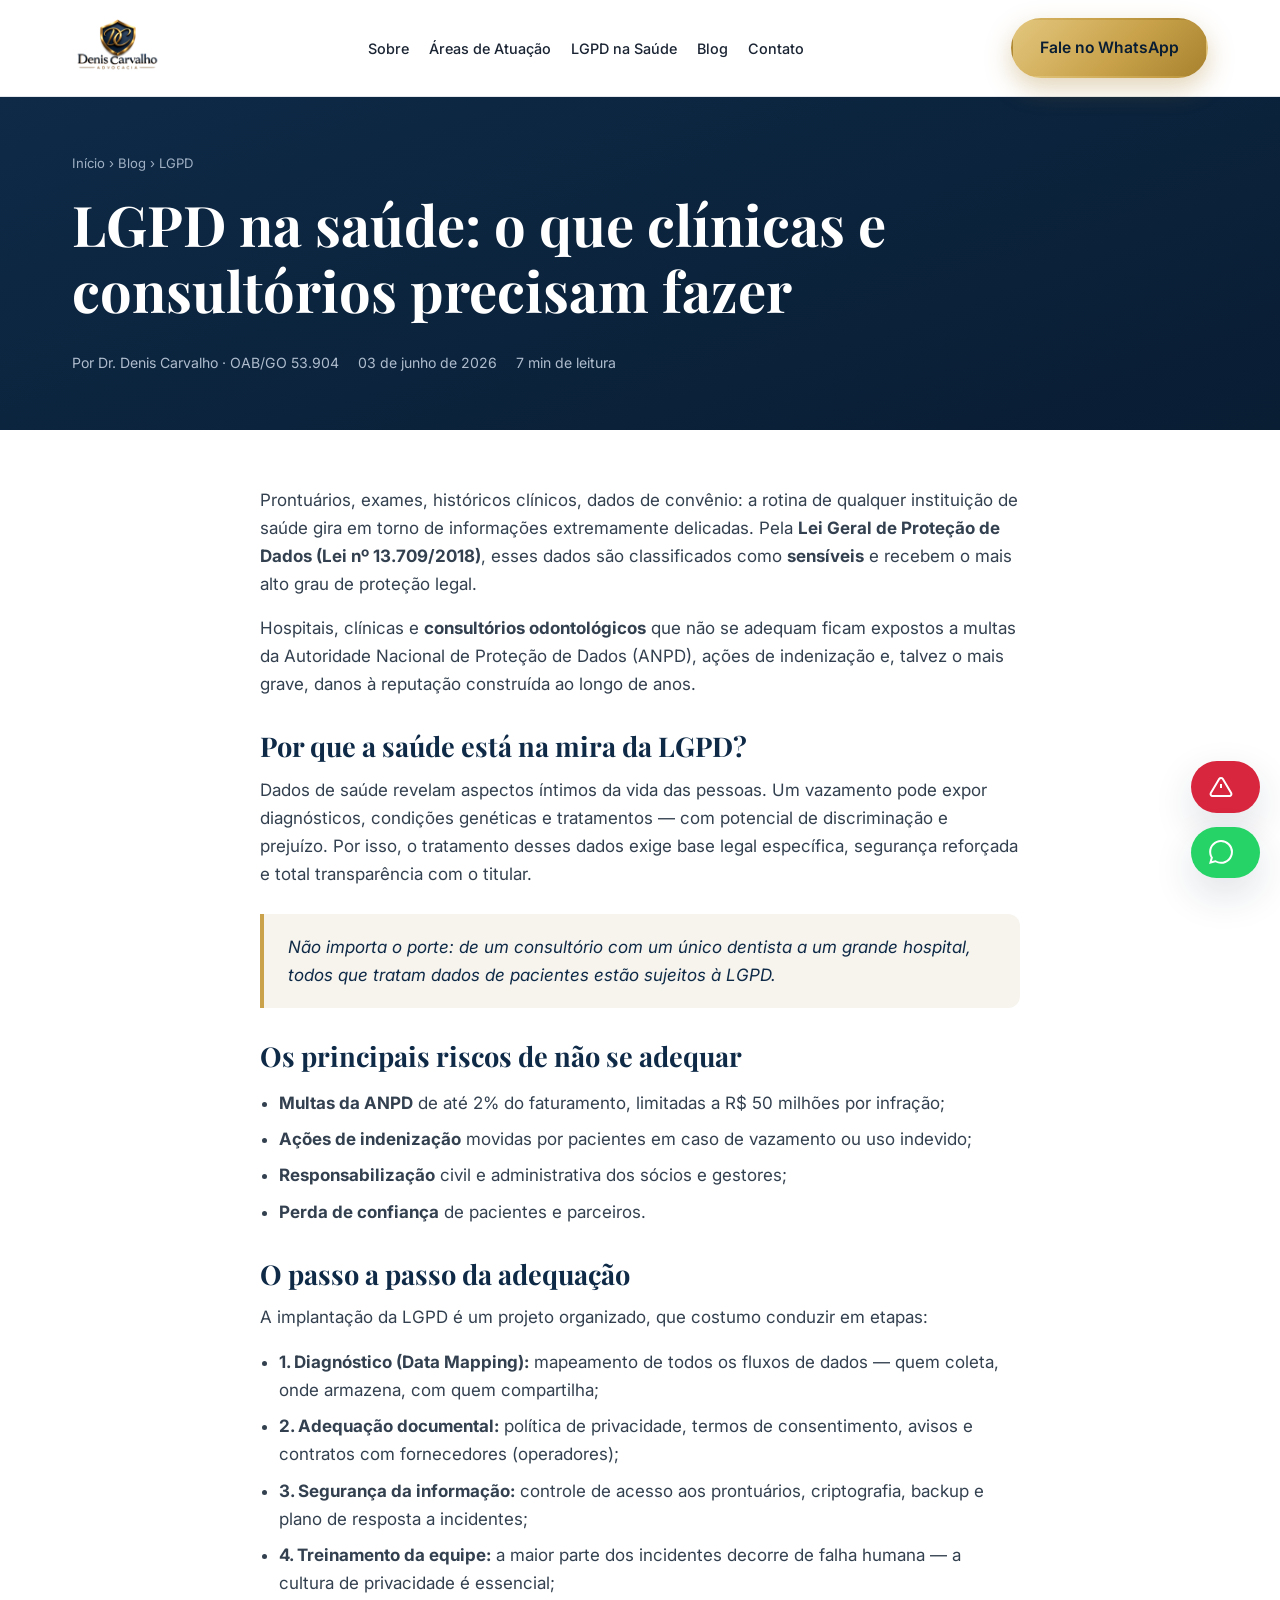
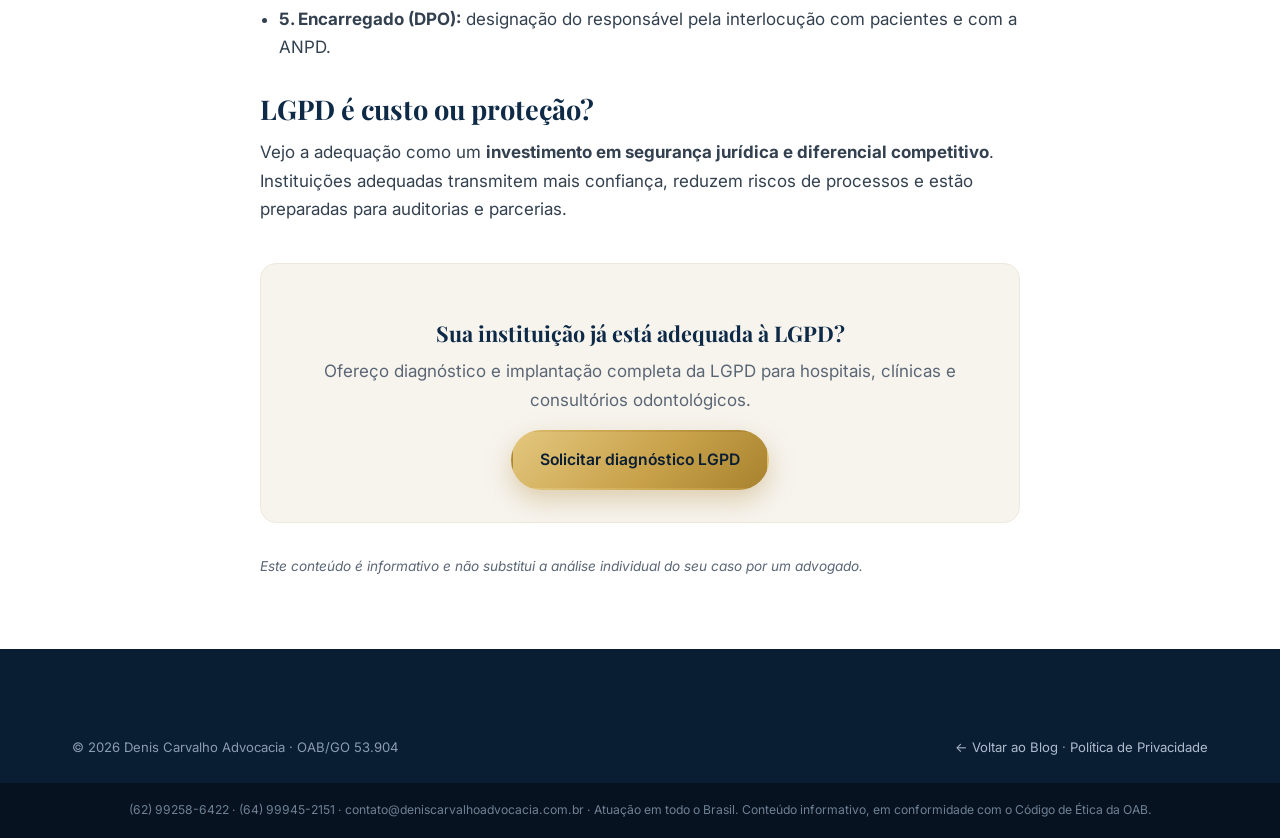
<file: artigo-lgpd-saude.html>
<!DOCTYPE html>
<html lang="pt-BR">
<head>
<meta charset="UTF-8">
<meta name="viewport" content="width=device-width, initial-scale=1.0">
<title>LGPD na saúde: o que clínicas e consultórios precisam fazer | Denis Carvalho Advocacia</title>
<meta name="description" content="Guia prático de adequação à LGPD para clínicas, hospitais e consultórios odontológicos: dados sensíveis, riscos, multas da ANPD e o passo a passo da implantação.">
<link rel="icon" type="image/png" sizes="any" href="assets/img/favicon.png">
<link rel="apple-touch-icon" href="assets/img/favicon.png">
<link rel="preconnect" href="https://fonts.googleapis.com">
<link rel="preconnect" href="https://fonts.gstatic.com" crossorigin>
<link href="https://fonts.googleapis.com/css2?family=Playfair+Display:wght@600;700;800&family=Inter:wght@400;500;600;700&display=swap" rel="stylesheet">
<link rel="stylesheet" href="assets/css/styles.css">
</head>
<body>

<header class="site-header" id="header">
  <div class="container nav">
    <a href="index.html" class="brand">
      <img src="assets/img/logo.png" alt="Denis Carvalho Advocacia">
    </a>
    <nav>
      <ul class="nav-links" id="navLinks">
        <li><a href="index.html#sobre">Sobre</a></li>
        <li><a href="index.html#atuacao">Áreas de Atuação</a></li>
        <li><a href="index.html#lgpd">LGPD na Saúde</a></li>
        <li><a href="blog.html">Blog</a></li>
        <li><a href="index.html#contato">Contato</a></li>
      </ul>
    </nav>
    <div class="nav-cta">
      <a href="https://wa.me/5562992586422?text=Ol%C3%A1%2C%20preciso%20de%20assessoria%20para%20uma%20quest%C3%A3o%20m%C3%A9dica%2C%20pode%20me%20ajudar%3F" target="_blank" rel="noopener" class="btn btn-gold"><span class="btn-text">Fale no WhatsApp</span></a>
      <button class="nav-toggle" id="navToggle" aria-label="Abrir menu"><span></span><span></span><span></span></button>
    </div>
  </div>
</header>

<section class="article-hero">
  <div class="container">
    <div class="crumbs"><a href="index.html">Início</a> › <a href="blog.html">Blog</a> › LGPD</div>
    <h1>LGPD na saúde: o que clínicas e consultórios precisam fazer</h1>
    <div class="meta"><span>Por Dr. Denis Carvalho · OAB/GO 53.904</span><span>03 de junho de 2026</span><span>7 min de leitura</span></div>
  </div>
</section>

<article class="article-body">
  <div class="container">
    <div class="wrap">
      <p>Prontuários, exames, históricos clínicos, dados de convênio: a rotina de qualquer instituição de saúde gira em torno de informações extremamente delicadas. Pela <strong>Lei Geral de Proteção de Dados (Lei nº 13.709/2018)</strong>, esses dados são classificados como <strong>sensíveis</strong> e recebem o mais alto grau de proteção legal.</p>
      <p>Hospitais, clínicas e <strong>consultórios odontológicos</strong> que não se adequam ficam expostos a multas da Autoridade Nacional de Proteção de Dados (ANPD), ações de indenização e, talvez o mais grave, danos à reputação construída ao longo de anos.</p>

      <h2>Por que a saúde está na mira da LGPD?</h2>
      <p>Dados de saúde revelam aspectos íntimos da vida das pessoas. Um vazamento pode expor diagnósticos, condições genéticas e tratamentos — com potencial de discriminação e prejuízo. Por isso, o tratamento desses dados exige base legal específica, segurança reforçada e total transparência com o titular.</p>

      <blockquote>Não importa o porte: de um consultório com um único dentista a um grande hospital, todos que tratam dados de pacientes estão sujeitos à LGPD.</blockquote>

      <h2>Os principais riscos de não se adequar</h2>
      <ul>
        <li><strong>Multas da ANPD</strong> de até 2% do faturamento, limitadas a R$ 50 milhões por infração;</li>
        <li><strong>Ações de indenização</strong> movidas por pacientes em caso de vazamento ou uso indevido;</li>
        <li><strong>Responsabilização</strong> civil e administrativa dos sócios e gestores;</li>
        <li><strong>Perda de confiança</strong> de pacientes e parceiros.</li>
      </ul>

      <h2>O passo a passo da adequação</h2>
      <p>A implantação da LGPD é um projeto organizado, que costumo conduzir em etapas:</p>
      <ul>
        <li><strong>1. Diagnóstico (Data Mapping):</strong> mapeamento de todos os fluxos de dados — quem coleta, onde armazena, com quem compartilha;</li>
        <li><strong>2. Adequação documental:</strong> política de privacidade, termos de consentimento, avisos e contratos com fornecedores (operadores);</li>
        <li><strong>3. Segurança da informação:</strong> controle de acesso aos prontuários, criptografia, backup e plano de resposta a incidentes;</li>
        <li><strong>4. Treinamento da equipe:</strong> a maior parte dos incidentes decorre de falha humana — a cultura de privacidade é essencial;</li>
        <li><strong>5. Encarregado (DPO):</strong> designação do responsável pela interlocução com pacientes e com a ANPD.</li>
      </ul>

      <h2>LGPD é custo ou proteção?</h2>
      <p>Vejo a adequação como um <strong>investimento em segurança jurídica e diferencial competitivo</strong>. Instituições adequadas transmitem mais confiança, reduzem riscos de processos e estão preparadas para auditorias e parcerias.</p>

      <div class="article-cta">
        <h3>Sua instituição já está adequada à LGPD?</h3>
        <p style="color:var(--muted)">Ofereço diagnóstico e implantação completa da LGPD para hospitais, clínicas e consultórios odontológicos.</p>
        <a href="https://wa.me/5562992586422?text=Ol%C3%A1%2C%20gostaria%20de%20um%20diagn%C3%B3stico%20de%20adequa%C3%A7%C3%A3o%20%C3%A0%20LGPD%20para%20minha%20institui%C3%A7%C3%A3o%20de%20sa%C3%BAde." target="_blank" rel="noopener" class="btn btn-gold">Solicitar diagnóstico LGPD</a>
      </div>

      <p style="margin-top:2rem;font-size:.85rem;color:var(--muted)"><em>Este conteúdo é informativo e não substitui a análise individual do seu caso por um advogado.</em></p>
    </div>
  </div>
</article>

<footer class="footer">
  <div class="container">
    <div class="footer-bottom" style="border:none"><div class="container" style="padding:0"><span>© 2026 Denis Carvalho Advocacia · OAB/GO 53.904</span><span><a href="blog.html">← Voltar ao Blog</a> · <a href="privacidade.html">Política de Privacidade</a></span></div></div>
  </div>
  <div class="disclaimer"><div class="container">(62) 99258-6422 · (64) 99945-2151 · contato@deniscarvalhoadvocacia.com.br · Atuação em todo o Brasil. Conteúdo informativo, em conformidade com o Código de Ética da OAB.</div></div>
</footer>

<div class="fab-stack">
  <button class="fab-totop" id="toTop" aria-label="Voltar ao topo"><svg viewBox="0 0 24 24" fill="none" stroke="currentColor" stroke-width="2.5"><path d="M18 15l-6-6-6 6"/></svg></button>
  <a href="https://wa.me/5562992586422?text=%F0%9F%9A%A8%20URGENTE%20-%20Preciso%20de%20atendimento%20imediato%20para%20um%20caso%20urgente%20(liminar%2Fplant%C3%A3o).%20Pode%20me%20ajudar%20agora%3F" target="_blank" rel="noopener" class="fab fab-urgent"><svg viewBox="0 0 24 24" fill="none" stroke="currentColor" stroke-width="2"><path d="M10.29 3.86L1.82 18a2 2 0 001.71 3h16.94a2 2 0 001.71-3L13.71 3.86a2 2 0 00-3.42 0z"/><path d="M12 9v4M12 17h.01"/></svg><span class="fab-label">Casos Urgentes / Plantão</span></a>
  <a href="https://wa.me/5562992586422?text=Ol%C3%A1%2C%20preciso%20de%20assessoria%20para%20uma%20quest%C3%A3o%20m%C3%A9dica%2C%20pode%20me%20ajudar%3F" target="_blank" rel="noopener" class="fab fab-whats"><svg viewBox="0 0 24 24" fill="currentColor"><path d="M.06 24l1.69-6.16a11.86 11.86 0 01-1.6-5.95C.16 5.32 5.5 0 12.06 0a11.8 11.8 0 018.41 3.49 11.8 11.8 0 013.48 8.41c0 6.55-5.34 11.89-11.89 11.89a11.9 11.9 0 01-5.69-1.45L.06 24zm6.6-3.8c1.68.99 3.28 1.59 5.4 1.59 5.44 0 9.87-4.43 9.88-9.88a9.8 9.8 0 00-2.88-6.99A9.82 9.82 0 0012.06 2c-5.45 0-9.88 4.43-9.88 9.88 0 2.2.64 3.85 1.72 5.58l-.99 3.62 3.75-.88z"/></svg><span class="fab-label">Fale comigo no WhatsApp</span></a>
</div>

<script src="assets/js/main.js"></script>
</body>
</html>
</file>
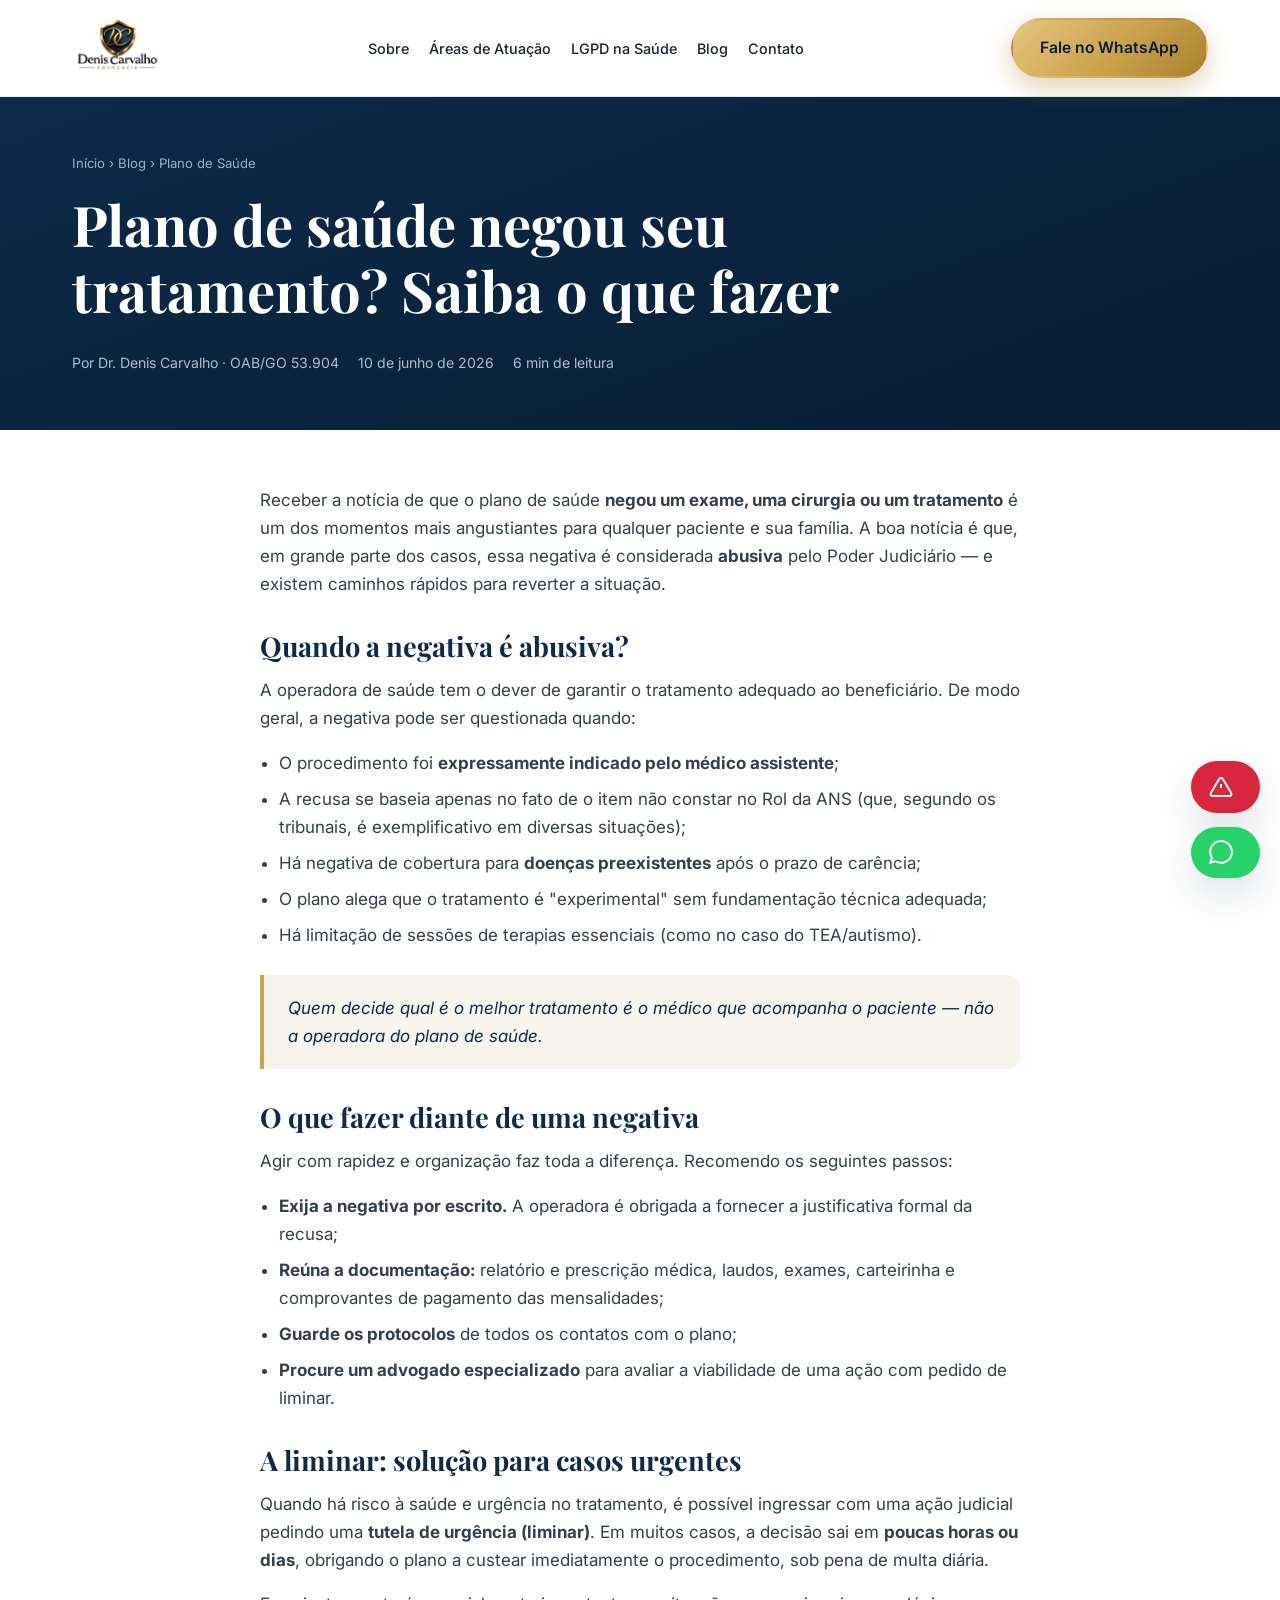
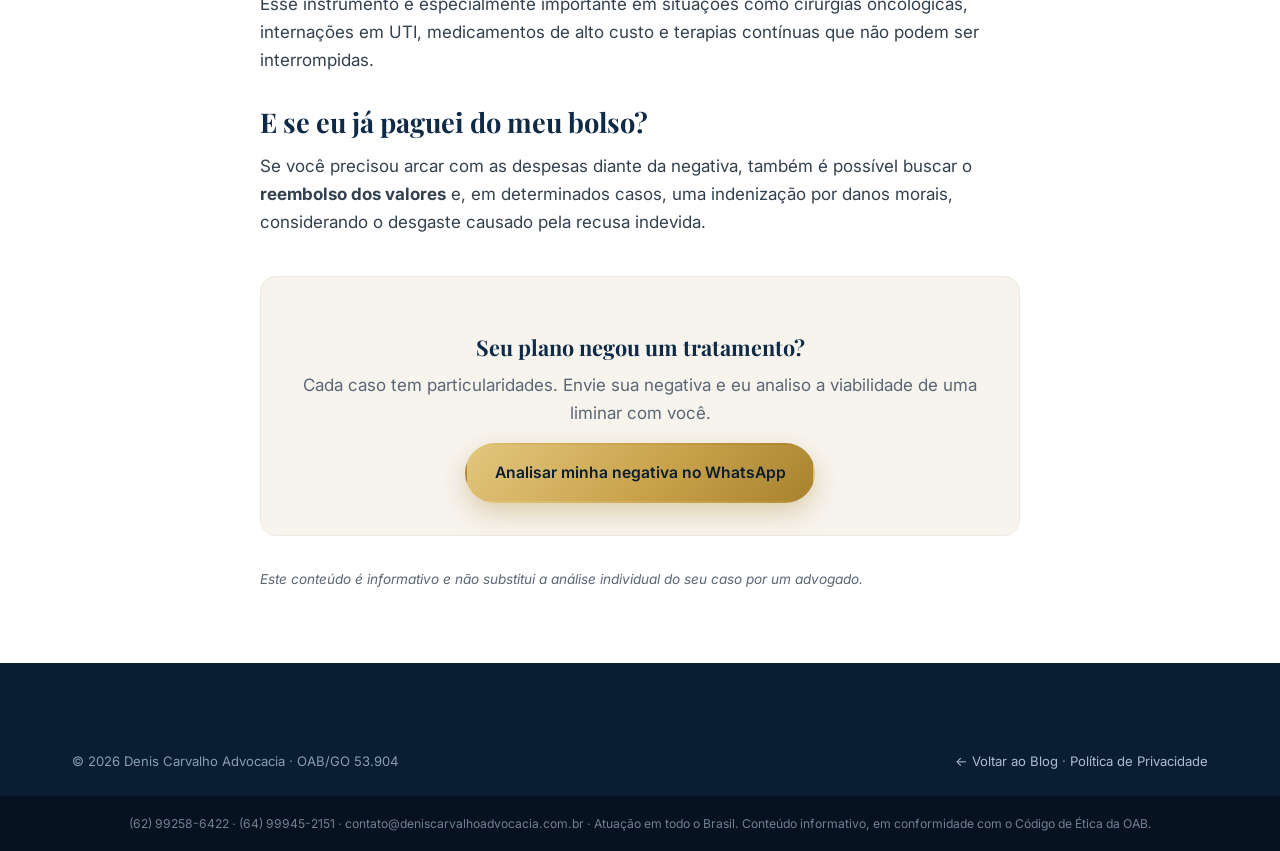
<file: artigo-negativa-plano.html>
<!DOCTYPE html>
<html lang="pt-BR">
<head>
<meta charset="UTF-8">
<meta name="viewport" content="width=device-width, initial-scale=1.0">
<title>Plano de saúde negou seu tratamento? Saiba o que fazer | Denis Carvalho Advocacia</title>
<meta name="description" content="Negativa de plano de saúde: descubra quando ela é abusiva, como conseguir uma liminar e quais documentos reunir para garantir a cobertura do seu tratamento.">
<link rel="icon" type="image/png" sizes="any" href="assets/img/favicon.png">
<link rel="apple-touch-icon" href="assets/img/favicon.png">
<link rel="preconnect" href="https://fonts.googleapis.com">
<link rel="preconnect" href="https://fonts.gstatic.com" crossorigin>
<link href="https://fonts.googleapis.com/css2?family=Playfair+Display:wght@600;700;800&family=Inter:wght@400;500;600;700&display=swap" rel="stylesheet">
<link rel="stylesheet" href="assets/css/styles.css">
</head>
<body>

<header class="site-header" id="header">
  <div class="container nav">
    <a href="index.html" class="brand">
      <img src="assets/img/logo.png" alt="Denis Carvalho Advocacia">
    </a>
    <nav>
      <ul class="nav-links" id="navLinks">
        <li><a href="index.html#sobre">Sobre</a></li>
        <li><a href="index.html#atuacao">Áreas de Atuação</a></li>
        <li><a href="index.html#lgpd">LGPD na Saúde</a></li>
        <li><a href="blog.html">Blog</a></li>
        <li><a href="index.html#contato">Contato</a></li>
      </ul>
    </nav>
    <div class="nav-cta">
      <a href="https://wa.me/5562992586422?text=Ol%C3%A1%2C%20preciso%20de%20assessoria%20para%20uma%20quest%C3%A3o%20m%C3%A9dica%2C%20pode%20me%20ajudar%3F" target="_blank" rel="noopener" class="btn btn-gold"><span class="btn-text">Fale no WhatsApp</span></a>
      <button class="nav-toggle" id="navToggle" aria-label="Abrir menu"><span></span><span></span><span></span></button>
    </div>
  </div>
</header>

<section class="article-hero">
  <div class="container">
    <div class="crumbs"><a href="index.html">Início</a> › <a href="blog.html">Blog</a> › Plano de Saúde</div>
    <h1>Plano de saúde negou seu tratamento? Saiba o que fazer</h1>
    <div class="meta"><span>Por Dr. Denis Carvalho · OAB/GO 53.904</span><span>10 de junho de 2026</span><span>6 min de leitura</span></div>
  </div>
</section>

<article class="article-body">
  <div class="container">
    <div class="wrap">
      <p>Receber a notícia de que o plano de saúde <strong>negou um exame, uma cirurgia ou um tratamento</strong> é um dos momentos mais angustiantes para qualquer paciente e sua família. A boa notícia é que, em grande parte dos casos, essa negativa é considerada <strong>abusiva</strong> pelo Poder Judiciário — e existem caminhos rápidos para reverter a situação.</p>

      <h2>Quando a negativa é abusiva?</h2>
      <p>A operadora de saúde tem o dever de garantir o tratamento adequado ao beneficiário. De modo geral, a negativa pode ser questionada quando:</p>
      <ul>
        <li>O procedimento foi <strong>expressamente indicado pelo médico assistente</strong>;</li>
        <li>A recusa se baseia apenas no fato de o item não constar no Rol da ANS (que, segundo os tribunais, é exemplificativo em diversas situações);</li>
        <li>Há negativa de cobertura para <strong>doenças preexistentes</strong> após o prazo de carência;</li>
        <li>O plano alega que o tratamento é "experimental" sem fundamentação técnica adequada;</li>
        <li>Há limitação de sessões de terapias essenciais (como no caso do TEA/autismo).</li>
      </ul>

      <blockquote>Quem decide qual é o melhor tratamento é o médico que acompanha o paciente — não a operadora do plano de saúde.</blockquote>

      <h2>O que fazer diante de uma negativa</h2>
      <p>Agir com rapidez e organização faz toda a diferença. Recomendo os seguintes passos:</p>
      <ul>
        <li><strong>Exija a negativa por escrito.</strong> A operadora é obrigada a fornecer a justificativa formal da recusa;</li>
        <li><strong>Reúna a documentação:</strong> relatório e prescrição médica, laudos, exames, carteirinha e comprovantes de pagamento das mensalidades;</li>
        <li><strong>Guarde os protocolos</strong> de todos os contatos com o plano;</li>
        <li><strong>Procure um advogado especializado</strong> para avaliar a viabilidade de uma ação com pedido de liminar.</li>
      </ul>

      <h2>A liminar: solução para casos urgentes</h2>
      <p>Quando há risco à saúde e urgência no tratamento, é possível ingressar com uma ação judicial pedindo uma <strong>tutela de urgência (liminar)</strong>. Em muitos casos, a decisão sai em <strong>poucas horas ou dias</strong>, obrigando o plano a custear imediatamente o procedimento, sob pena de multa diária.</p>
      <p>Esse instrumento é especialmente importante em situações como cirurgias oncológicas, internações em UTI, medicamentos de alto custo e terapias contínuas que não podem ser interrompidas.</p>

      <h2>E se eu já paguei do meu bolso?</h2>
      <p>Se você precisou arcar com as despesas diante da negativa, também é possível buscar o <strong>reembolso dos valores</strong> e, em determinados casos, uma indenização por danos morais, considerando o desgaste causado pela recusa indevida.</p>

      <div class="article-cta">
        <h3>Seu plano negou um tratamento?</h3>
        <p style="color:var(--muted)">Cada caso tem particularidades. Envie sua negativa e eu analiso a viabilidade de uma liminar com você.</p>
        <a href="https://wa.me/5562992586422?text=Ol%C3%A1%2C%20meu%20plano%20de%20sa%C3%BAde%20negou%20um%20tratamento%20e%20gostaria%20de%20uma%20an%C3%A1lise." target="_blank" rel="noopener" class="btn btn-gold">Analisar minha negativa no WhatsApp</a>
      </div>

      <p style="margin-top:2rem;font-size:.85rem;color:var(--muted)"><em>Este conteúdo é informativo e não substitui a análise individual do seu caso por um advogado.</em></p>
    </div>
  </div>
</article>

<footer class="footer">
  <div class="container">
    <div class="footer-bottom" style="border:none"><div class="container" style="padding:0"><span>© 2026 Denis Carvalho Advocacia · OAB/GO 53.904</span><span><a href="blog.html">← Voltar ao Blog</a> · <a href="privacidade.html">Política de Privacidade</a></span></div></div>
  </div>
  <div class="disclaimer"><div class="container">(62) 99258-6422 · (64) 99945-2151 · contato@deniscarvalhoadvocacia.com.br · Atuação em todo o Brasil. Conteúdo informativo, em conformidade com o Código de Ética da OAB.</div></div>
</footer>

<div class="fab-stack">
  <button class="fab-totop" id="toTop" aria-label="Voltar ao topo"><svg viewBox="0 0 24 24" fill="none" stroke="currentColor" stroke-width="2.5"><path d="M18 15l-6-6-6 6"/></svg></button>
  <a href="https://wa.me/5562992586422?text=%F0%9F%9A%A8%20URGENTE%20-%20Preciso%20de%20atendimento%20imediato%20para%20um%20caso%20urgente%20(liminar%2Fplant%C3%A3o).%20Pode%20me%20ajudar%20agora%3F" target="_blank" rel="noopener" class="fab fab-urgent"><svg viewBox="0 0 24 24" fill="none" stroke="currentColor" stroke-width="2"><path d="M10.29 3.86L1.82 18a2 2 0 001.71 3h16.94a2 2 0 001.71-3L13.71 3.86a2 2 0 00-3.42 0z"/><path d="M12 9v4M12 17h.01"/></svg><span class="fab-label">Casos Urgentes / Plantão</span></a>
  <a href="https://wa.me/5562992586422?text=Ol%C3%A1%2C%20preciso%20de%20assessoria%20para%20uma%20quest%C3%A3o%20m%C3%A9dica%2C%20pode%20me%20ajudar%3F" target="_blank" rel="noopener" class="fab fab-whats"><svg viewBox="0 0 24 24" fill="currentColor"><path d="M.06 24l1.69-6.16a11.86 11.86 0 01-1.6-5.95C.16 5.32 5.5 0 12.06 0a11.8 11.8 0 018.41 3.49 11.8 11.8 0 013.48 8.41c0 6.55-5.34 11.89-11.89 11.89a11.9 11.9 0 01-5.69-1.45L.06 24zm6.6-3.8c1.68.99 3.28 1.59 5.4 1.59 5.44 0 9.87-4.43 9.88-9.88a9.8 9.8 0 00-2.88-6.99A9.82 9.82 0 0012.06 2c-5.45 0-9.88 4.43-9.88 9.88 0 2.2.64 3.85 1.72 5.58l-.99 3.62 3.75-.88z"/></svg><span class="fab-label">Fale comigo no WhatsApp</span></a>
</div>

<script src="assets/js/main.js"></script>
</body>
</html>
</file>
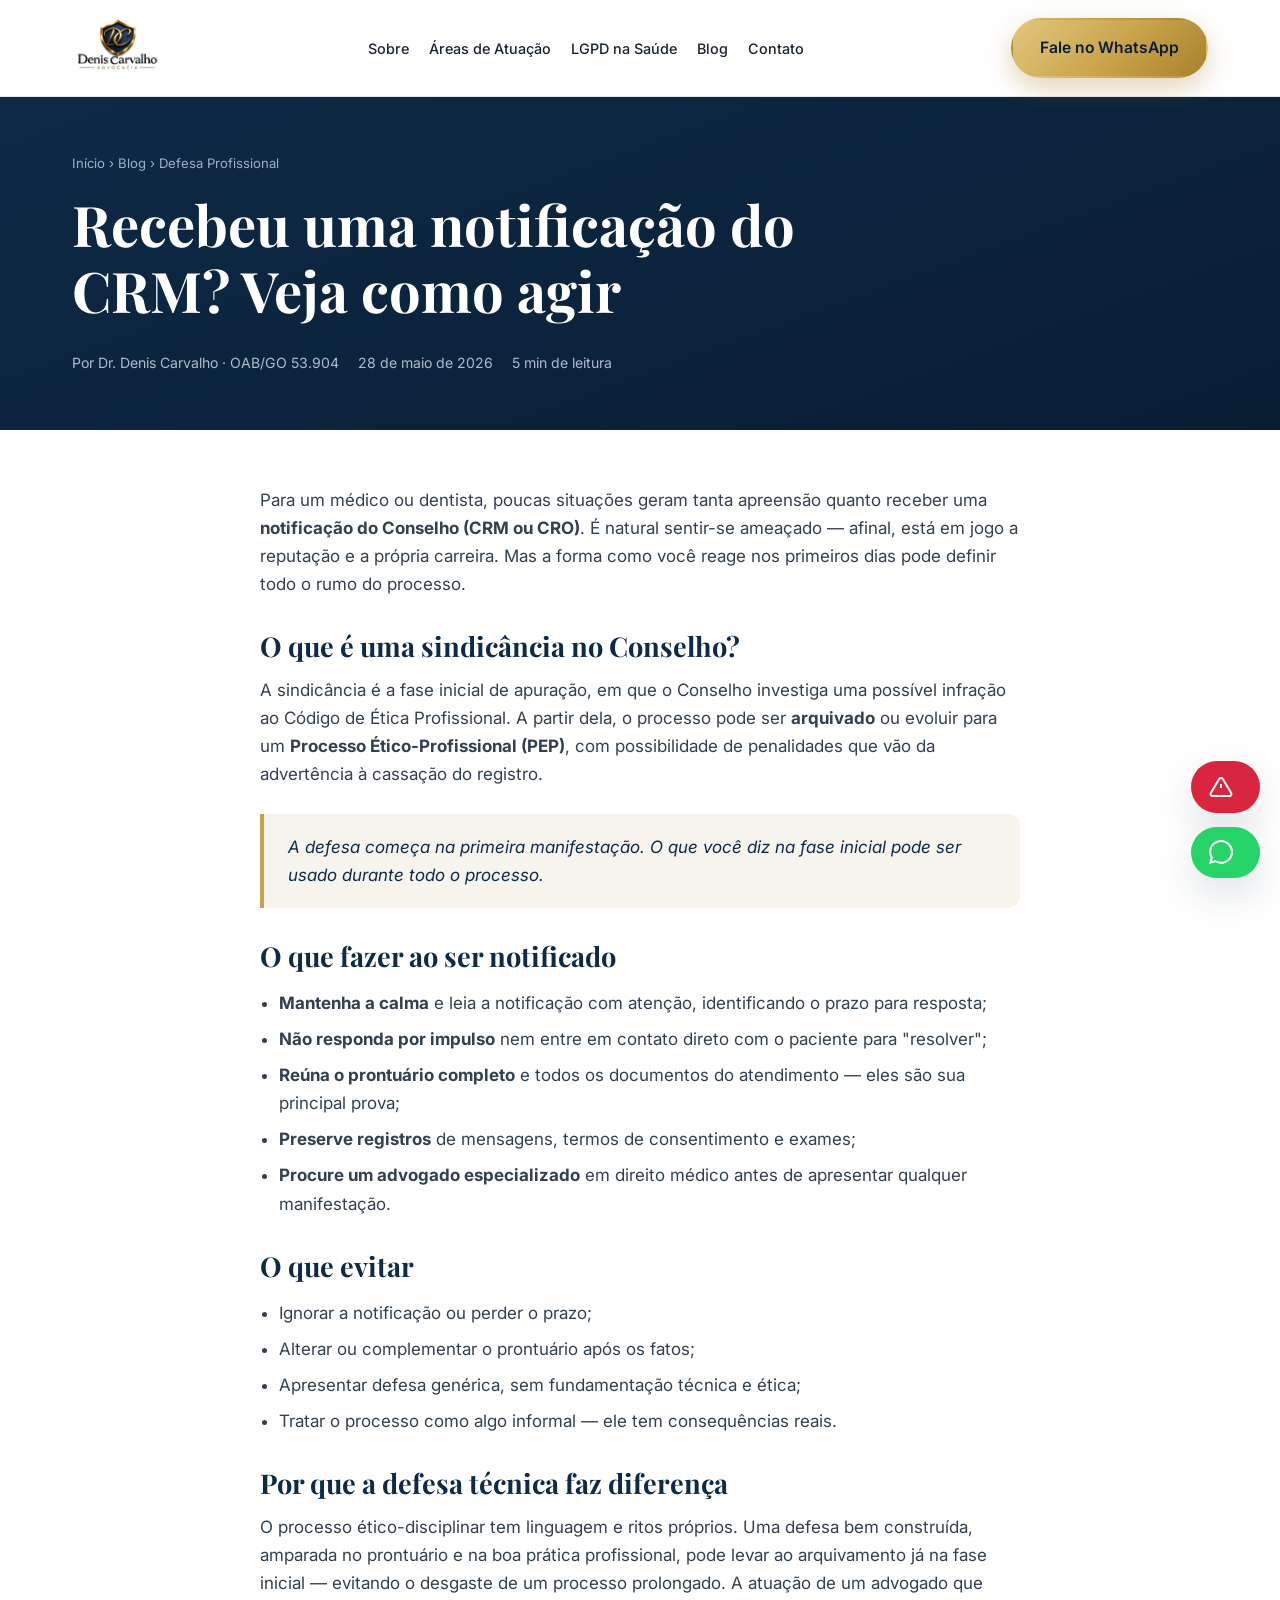
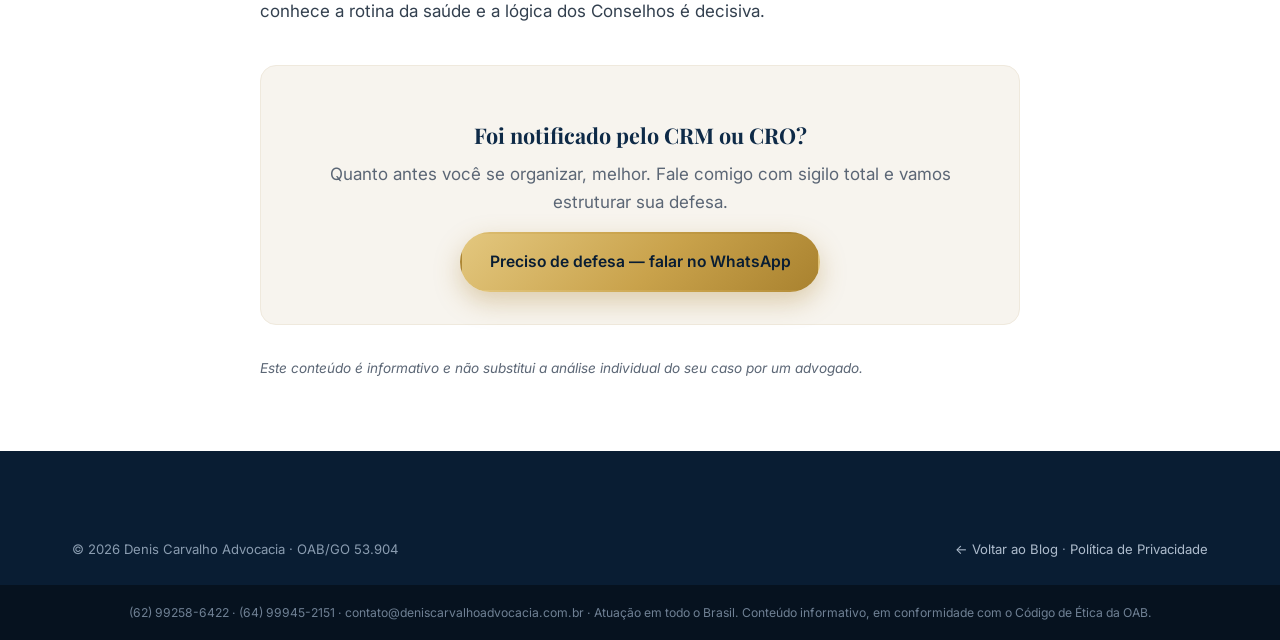
<file: artigo-notificacao-crm.html>
<!DOCTYPE html>
<html lang="pt-BR">
<head>
<meta charset="UTF-8">
<meta name="viewport" content="width=device-width, initial-scale=1.0">
<title>Recebeu uma notificação do CRM? Veja como agir | Denis Carvalho Advocacia</title>
<meta name="description" content="Notificação ou sindicância no CRM/CRO: o que fazer e o que evitar nos primeiros passos. A importância da defesa técnica em processos ético-disciplinares.">
<link rel="icon" type="image/png" sizes="any" href="assets/img/favicon.png">
<link rel="apple-touch-icon" href="assets/img/favicon.png">
<link rel="preconnect" href="https://fonts.googleapis.com">
<link rel="preconnect" href="https://fonts.gstatic.com" crossorigin>
<link href="https://fonts.googleapis.com/css2?family=Playfair+Display:wght@600;700;800&family=Inter:wght@400;500;600;700&display=swap" rel="stylesheet">
<link rel="stylesheet" href="assets/css/styles.css">
</head>
<body>

<header class="site-header" id="header">
  <div class="container nav">
    <a href="index.html" class="brand">
      <img src="assets/img/logo.png" alt="Denis Carvalho Advocacia">
    </a>
    <nav>
      <ul class="nav-links" id="navLinks">
        <li><a href="index.html#sobre">Sobre</a></li>
        <li><a href="index.html#atuacao">Áreas de Atuação</a></li>
        <li><a href="index.html#lgpd">LGPD na Saúde</a></li>
        <li><a href="blog.html">Blog</a></li>
        <li><a href="index.html#contato">Contato</a></li>
      </ul>
    </nav>
    <div class="nav-cta">
      <a href="https://wa.me/5562992586422?text=Ol%C3%A1%2C%20preciso%20de%20assessoria%20para%20uma%20quest%C3%A3o%20m%C3%A9dica%2C%20pode%20me%20ajudar%3F" target="_blank" rel="noopener" class="btn btn-gold"><span class="btn-text">Fale no WhatsApp</span></a>
      <button class="nav-toggle" id="navToggle" aria-label="Abrir menu"><span></span><span></span><span></span></button>
    </div>
  </div>
</header>

<section class="article-hero">
  <div class="container">
    <div class="crumbs"><a href="index.html">Início</a> › <a href="blog.html">Blog</a> › Defesa Profissional</div>
    <h1>Recebeu uma notificação do CRM? Veja como agir</h1>
    <div class="meta"><span>Por Dr. Denis Carvalho · OAB/GO 53.904</span><span>28 de maio de 2026</span><span>5 min de leitura</span></div>
  </div>
</section>

<article class="article-body">
  <div class="container">
    <div class="wrap">
      <p>Para um médico ou dentista, poucas situações geram tanta apreensão quanto receber uma <strong>notificação do Conselho (CRM ou CRO)</strong>. É natural sentir-se ameaçado — afinal, está em jogo a reputação e a própria carreira. Mas a forma como você reage nos primeiros dias pode definir todo o rumo do processo.</p>

      <h2>O que é uma sindicância no Conselho?</h2>
      <p>A sindicância é a fase inicial de apuração, em que o Conselho investiga uma possível infração ao Código de Ética Profissional. A partir dela, o processo pode ser <strong>arquivado</strong> ou evoluir para um <strong>Processo Ético-Profissional (PEP)</strong>, com possibilidade de penalidades que vão da advertência à cassação do registro.</p>

      <blockquote>A defesa começa na primeira manifestação. O que você diz na fase inicial pode ser usado durante todo o processo.</blockquote>

      <h2>O que fazer ao ser notificado</h2>
      <ul>
        <li><strong>Mantenha a calma</strong> e leia a notificação com atenção, identificando o prazo para resposta;</li>
        <li><strong>Não responda por impulso</strong> nem entre em contato direto com o paciente para "resolver";</li>
        <li><strong>Reúna o prontuário completo</strong> e todos os documentos do atendimento — eles são sua principal prova;</li>
        <li><strong>Preserve registros</strong> de mensagens, termos de consentimento e exames;</li>
        <li><strong>Procure um advogado especializado</strong> em direito médico antes de apresentar qualquer manifestação.</li>
      </ul>

      <h2>O que evitar</h2>
      <ul>
        <li>Ignorar a notificação ou perder o prazo;</li>
        <li>Alterar ou complementar o prontuário após os fatos;</li>
        <li>Apresentar defesa genérica, sem fundamentação técnica e ética;</li>
        <li>Tratar o processo como algo informal — ele tem consequências reais.</li>
      </ul>

      <h2>Por que a defesa técnica faz diferença</h2>
      <p>O processo ético-disciplinar tem linguagem e ritos próprios. Uma defesa bem construída, amparada no prontuário e na boa prática profissional, pode levar ao arquivamento já na fase inicial — evitando o desgaste de um processo prolongado. A atuação de um advogado que conhece a rotina da saúde e a lógica dos Conselhos é decisiva.</p>

      <div class="article-cta">
        <h3>Foi notificado pelo CRM ou CRO?</h3>
        <p style="color:var(--muted)">Quanto antes você se organizar, melhor. Fale comigo com sigilo total e vamos estruturar sua defesa.</p>
        <a href="https://wa.me/5562992586422?text=Ol%C3%A1%2C%20recebi%20uma%20notifica%C3%A7%C3%A3o%2Fsindic%C3%A2ncia%20do%20Conselho%20e%20preciso%20de%20defesa." target="_blank" rel="noopener" class="btn btn-gold">Preciso de defesa — falar no WhatsApp</a>
      </div>

      <p style="margin-top:2rem;font-size:.85rem;color:var(--muted)"><em>Este conteúdo é informativo e não substitui a análise individual do seu caso por um advogado.</em></p>
    </div>
  </div>
</article>

<footer class="footer">
  <div class="container">
    <div class="footer-bottom" style="border:none"><div class="container" style="padding:0"><span>© 2026 Denis Carvalho Advocacia · OAB/GO 53.904</span><span><a href="blog.html">← Voltar ao Blog</a> · <a href="privacidade.html">Política de Privacidade</a></span></div></div>
  </div>
  <div class="disclaimer"><div class="container">(62) 99258-6422 · (64) 99945-2151 · contato@deniscarvalhoadvocacia.com.br · Atuação em todo o Brasil. Conteúdo informativo, em conformidade com o Código de Ética da OAB.</div></div>
</footer>

<div class="fab-stack">
  <button class="fab-totop" id="toTop" aria-label="Voltar ao topo"><svg viewBox="0 0 24 24" fill="none" stroke="currentColor" stroke-width="2.5"><path d="M18 15l-6-6-6 6"/></svg></button>
  <a href="https://wa.me/5562992586422?text=%F0%9F%9A%A8%20URGENTE%20-%20Preciso%20de%20atendimento%20imediato%20para%20um%20caso%20urgente%20(liminar%2Fplant%C3%A3o).%20Pode%20me%20ajudar%20agora%3F" target="_blank" rel="noopener" class="fab fab-urgent"><svg viewBox="0 0 24 24" fill="none" stroke="currentColor" stroke-width="2"><path d="M10.29 3.86L1.82 18a2 2 0 001.71 3h16.94a2 2 0 001.71-3L13.71 3.86a2 2 0 00-3.42 0z"/><path d="M12 9v4M12 17h.01"/></svg><span class="fab-label">Casos Urgentes / Plantão</span></a>
  <a href="https://wa.me/5562992586422?text=Ol%C3%A1%2C%20preciso%20de%20assessoria%20para%20uma%20quest%C3%A3o%20m%C3%A9dica%2C%20pode%20me%20ajudar%3F" target="_blank" rel="noopener" class="fab fab-whats"><svg viewBox="0 0 24 24" fill="currentColor"><path d="M.06 24l1.69-6.16a11.86 11.86 0 01-1.6-5.95C.16 5.32 5.5 0 12.06 0a11.8 11.8 0 018.41 3.49 11.8 11.8 0 013.48 8.41c0 6.55-5.34 11.89-11.89 11.89a11.9 11.9 0 01-5.69-1.45L.06 24zm6.6-3.8c1.68.99 3.28 1.59 5.4 1.59 5.44 0 9.87-4.43 9.88-9.88a9.8 9.8 0 00-2.88-6.99A9.82 9.82 0 0012.06 2c-5.45 0-9.88 4.43-9.88 9.88 0 2.2.64 3.85 1.72 5.58l-.99 3.62 3.75-.88z"/></svg><span class="fab-label">Fale comigo no WhatsApp</span></a>
</div>

<script src="assets/js/main.js"></script>
</body>
</html>
</file>
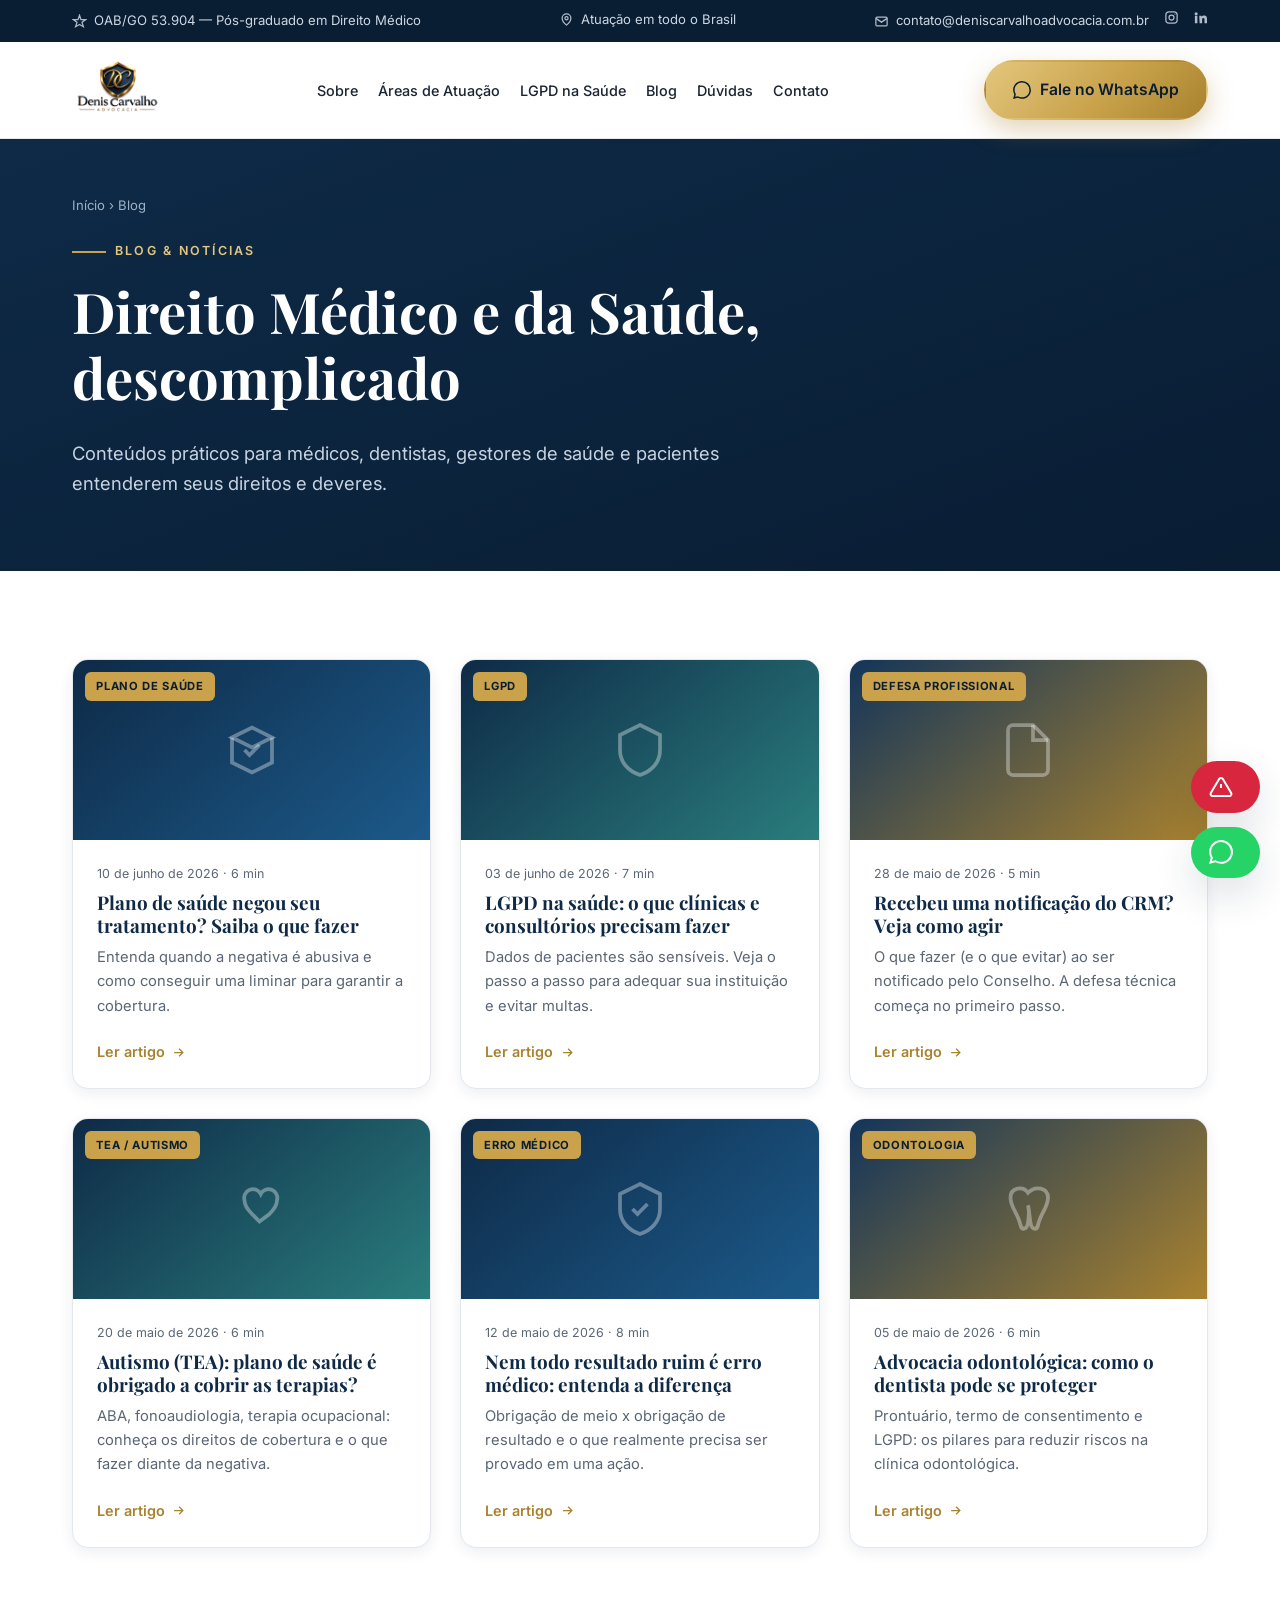
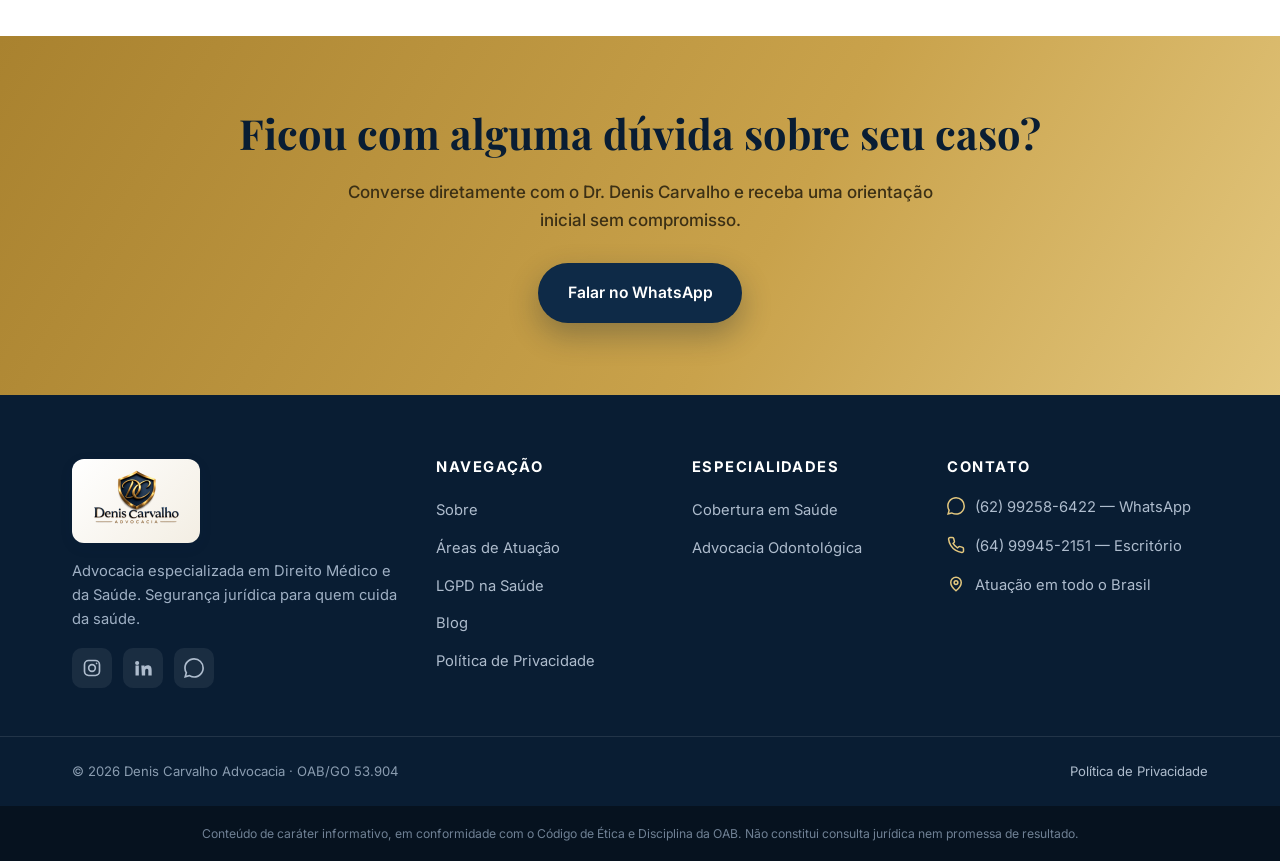
<file: blog.html>
<!DOCTYPE html>
<html lang="pt-BR">
<head>
<meta charset="UTF-8">
<meta name="viewport" content="width=device-width, initial-scale=1.0">
<title>Blog — Direito Médico e da Saúde | Denis Carvalho Advocacia</title>
<meta name="description" content="Artigos sobre Direito Médico e da Saúde: negativa de plano de saúde, erro médico, LGPD, defesa de profissionais no CRM e CRO, advocacia odontológica e mais.">
<link rel="icon" type="image/png" sizes="any" href="assets/img/favicon.png">
<link rel="apple-touch-icon" href="assets/img/favicon.png">
<link rel="preconnect" href="https://fonts.googleapis.com">
<link rel="preconnect" href="https://fonts.gstatic.com" crossorigin>
<link href="https://fonts.googleapis.com/css2?family=Playfair+Display:wght@600;700;800&family=Inter:wght@400;500;600;700&display=swap" rel="stylesheet">
<link rel="stylesheet" href="assets/css/styles.css">
</head>
<body>

<!-- TOP BAR -->
<div class="topbar">
  <div class="container">
    <div class="tb-left">
      <span class="tb-item"><svg viewBox="0 0 24 24" fill="none" stroke="currentColor" stroke-width="2"><path d="M12 2l2.39 6.96H22l-6 4.37 2.3 7.06L12 16.9l-6.3 3.49L8 13.33 2 8.96h7.61z"/></svg> OAB/GO 53.904 — Pós-graduado em Direito Médico</span>
    </div>
    <div class="tb-center">
      <span class="tb-item hide-sm"><svg viewBox="0 0 24 24" fill="none" stroke="currentColor" stroke-width="2"><path d="M12 21s-7-5.6-7-11a7 7 0 0114 0c0 5.4-7 11-7 11z"/><circle cx="12" cy="10" r="2.5"/></svg> Atuação em todo o Brasil</span>
    </div>
    <div class="tb-social">
      <a href="mailto:contato@deniscarvalhoadvocacia.com.br" class="tb-item hide-sm"><svg viewBox="0 0 24 24" fill="none" stroke="currentColor" stroke-width="2"><rect x="3" y="5" width="18" height="14" rx="2"/><path d="M3 7l9 6 9-6"/></svg> contato@deniscarvalhoadvocacia.com.br</a>
      <a href="https://www.instagram.com/deniscarvalho.advogado" target="_blank" rel="noopener" aria-label="Instagram"><svg viewBox="0 0 24 24" fill="none" stroke="currentColor" stroke-width="2"><rect x="3" y="3" width="18" height="18" rx="5"/><circle cx="12" cy="12" r="4"/><circle cx="17.5" cy="6.5" r="1" fill="currentColor" stroke="none"/></svg></a>
      <a href="https://www.linkedin.com/in/denis-carvalho-dos-santos-vieira-0546294b" target="_blank" rel="noopener" aria-label="LinkedIn"><svg viewBox="0 0 24 24" fill="currentColor"><path d="M4.98 3.5a2.5 2.5 0 11-.02 5 2.5 2.5 0 01.02-5zM3 9h4v12H3zM10 9h3.8v1.7h.05c.53-.95 1.83-1.95 3.77-1.95 4.03 0 4.78 2.65 4.78 6.1V21h-4v-5.3c0-1.27-.02-2.9-1.77-2.9-1.77 0-2.04 1.38-2.04 2.8V21h-4z"/></svg></a>
    </div>
  </div>
</div>

<!-- HEADER -->
<header class="site-header" id="header">
  <div class="container nav">
    <a href="index.html" class="brand">
      <img src="assets/img/logo.png" alt="Denis Carvalho Advocacia">
    </a>
    <nav>
      <ul class="nav-links" id="navLinks">
        <li><a href="index.html#sobre">Sobre</a></li>
        <li><a href="index.html#atuacao">Áreas de Atuação</a></li>
        <li><a href="index.html#lgpd">LGPD na Saúde</a></li>
        <li><a href="blog.html">Blog</a></li>
        <li><a href="index.html#faq">Dúvidas</a></li>
        <li><a href="index.html#contato">Contato</a></li>
      </ul>
    </nav>
    <div class="nav-cta">
      <a href="https://wa.me/5562992586422?text=Ol%C3%A1%2C%20preciso%20de%20assessoria%20para%20uma%20quest%C3%A3o%20m%C3%A9dica%2C%20pode%20me%20ajudar%3F" target="_blank" rel="noopener" class="btn btn-gold"><svg viewBox="0 0 24 24" fill="currentColor"><path d="M.06 24l1.69-6.16a11.86 11.86 0 01-1.6-5.95C.16 5.32 5.5 0 12.06 0a11.8 11.8 0 018.41 3.49 11.8 11.8 0 013.48 8.41c0 6.55-5.34 11.89-11.89 11.89a11.9 11.9 0 01-5.69-1.45L.06 24zm6.6-3.8c1.68.99 3.28 1.59 5.4 1.59 5.44 0 9.87-4.43 9.88-9.88a9.8 9.8 0 00-2.88-6.99A9.82 9.82 0 0012.06 2c-5.45 0-9.88 4.43-9.88 9.88 0 2.2.64 3.85 1.72 5.58l-.99 3.62 3.75-.88z"/></svg> <span class="btn-text">Fale no WhatsApp</span></a>
      <button class="nav-toggle" id="navToggle" aria-label="Abrir menu"><span></span><span></span><span></span></button>
    </div>
  </div>
</header>

<!-- PAGE HERO -->
<section class="article-hero">
  <div class="container">
    <div class="crumbs"><a href="index.html">Início</a> › Blog</div>
    <span class="eyebrow" style="color:var(--gold-light)">Blog & Notícias</span>
    <h1>Direito Médico e da Saúde, descomplicado</h1>
    <p class="lead" style="color:#c7d3e1;max-width:680px">Conteúdos práticos para médicos, dentistas, gestores de saúde e pacientes entenderem seus direitos e deveres.</p>
  </div>
</section>

<!-- POSTS -->
<section class="blog">
  <div class="container">
    <div class="posts">
      <article class="post">
        <a href="artigo-negativa-plano.html" class="thumb g1"><span class="cat">Plano de Saúde</span><svg viewBox="0 0 24 24" fill="none" stroke="currentColor" stroke-width="1.5"><path d="M9 12l2 2 4-4"/><path d="M4 7l8-4 8 4-8 4-8-4z"/><path d="M20 7v10l-8 4-8-4V7"/></svg></a>
        <div class="body"><div class="date">10 de junho de 2026 · 6 min</div><h3>Plano de saúde negou seu tratamento? Saiba o que fazer</h3><p>Entenda quando a negativa é abusiva e como conseguir uma liminar para garantir a cobertura.</p><a href="artigo-negativa-plano.html" class="more">Ler artigo <svg viewBox="0 0 24 24" fill="none" stroke="currentColor" stroke-width="2"><path d="M5 12h14M13 6l6 6-6 6"/></svg></a></div>
      </article>
      <article class="post">
        <a href="artigo-lgpd-saude.html" class="thumb g2"><span class="cat">LGPD</span><svg viewBox="0 0 24 24" fill="none" stroke="currentColor" stroke-width="1.5"><path d="M12 2l8 4v6c0 5-3.4 8.5-8 10-4.6-1.5-8-5-8-10V6z"/></svg></a>
        <div class="body"><div class="date">03 de junho de 2026 · 7 min</div><h3>LGPD na saúde: o que clínicas e consultórios precisam fazer</h3><p>Dados de pacientes são sensíveis. Veja o passo a passo para adequar sua instituição e evitar multas.</p><a href="artigo-lgpd-saude.html" class="more">Ler artigo <svg viewBox="0 0 24 24" fill="none" stroke="currentColor" stroke-width="2"><path d="M5 12h14M13 6l6 6-6 6"/></svg></a></div>
      </article>
      <article class="post">
        <a href="artigo-notificacao-crm.html" class="thumb g3"><span class="cat">Defesa Profissional</span><svg viewBox="0 0 24 24" fill="none" stroke="currentColor" stroke-width="1.5"><path d="M14 2H6a2 2 0 00-2 2v16a2 2 0 002 2h12a2 2 0 002-2V8z"/><path d="M14 2v6h6"/></svg></a>
        <div class="body"><div class="date">28 de maio de 2026 · 5 min</div><h3>Recebeu uma notificação do CRM? Veja como agir</h3><p>O que fazer (e o que evitar) ao ser notificado pelo Conselho. A defesa técnica começa no primeiro passo.</p><a href="artigo-notificacao-crm.html" class="more">Ler artigo <svg viewBox="0 0 24 24" fill="none" stroke="currentColor" stroke-width="2"><path d="M5 12h14M13 6l6 6-6 6"/></svg></a></div>
      </article>
      <article class="post">
        <a href="artigo-negativa-plano.html" class="thumb g2"><span class="cat">TEA / Autismo</span><svg viewBox="0 0 24 24" fill="none" stroke="currentColor" stroke-width="1.5"><path d="M19 14c1.5-1.5 3-3.3 3-5.5A3.5 3.5 0 0015.5 6 3.5 3.5 0 009 8.5c0 2.2 1.5 4 3 5.5l3 3 4-3z"/></svg></a>
        <div class="body"><div class="date">20 de maio de 2026 · 6 min</div><h3>Autismo (TEA): plano de saúde é obrigado a cobrir as terapias?</h3><p>ABA, fonoaudiologia, terapia ocupacional: conheça os direitos de cobertura e o que fazer diante da negativa.</p><a href="artigo-negativa-plano.html" class="more">Ler artigo <svg viewBox="0 0 24 24" fill="none" stroke="currentColor" stroke-width="2"><path d="M5 12h14M13 6l6 6-6 6"/></svg></a></div>
      </article>
      <article class="post">
        <a href="artigo-notificacao-crm.html" class="thumb g1"><span class="cat">Erro Médico</span><svg viewBox="0 0 24 24" fill="none" stroke="currentColor" stroke-width="1.5"><path d="M12 2l8 4v6c0 5-3.4 8.5-8 10-4.6-1.5-8-5-8-10V6z"/><path d="M9 12l2 2 4-4"/></svg></a>
        <div class="body"><div class="date">12 de maio de 2026 · 8 min</div><h3>Nem todo resultado ruim é erro médico: entenda a diferença</h3><p>Obrigação de meio x obrigação de resultado e o que realmente precisa ser provado em uma ação.</p><a href="artigo-notificacao-crm.html" class="more">Ler artigo <svg viewBox="0 0 24 24" fill="none" stroke="currentColor" stroke-width="2"><path d="M5 12h14M13 6l6 6-6 6"/></svg></a></div>
      </article>
      <article class="post">
        <a href="artigo-lgpd-saude.html" class="thumb g3"><span class="cat">Odontologia</span><svg viewBox="0 0 24 24" fill="none" stroke="currentColor" stroke-width="1.5"><path d="M12 5.5c-2-3-7-2-7 2 0 4 3 6 4 11 .5 2 2.5 2 3-1 .5-3 .5-5 0-7 .5 2 .5 4 1 7 .5 3 2.5 3 3 1 1-5 4-7 4-11 0-4-5-5-8-2z"/></svg></a>
        <div class="body"><div class="date">05 de maio de 2026 · 6 min</div><h3>Advocacia odontológica: como o dentista pode se proteger</h3><p>Prontuário, termo de consentimento e LGPD: os pilares para reduzir riscos na clínica odontológica.</p><a href="artigo-lgpd-saude.html" class="more">Ler artigo <svg viewBox="0 0 24 24" fill="none" stroke="currentColor" stroke-width="2"><path d="M5 12h14M13 6l6 6-6 6"/></svg></a></div>
      </article>
    </div>
  </div>
</section>

<!-- CTA -->
<section class="cta-band">
  <div class="container">
    <h2>Ficou com alguma dúvida sobre seu caso?</h2>
    <p>Converse diretamente com o Dr. Denis Carvalho e receba uma orientação inicial sem compromisso.</p>
    <a href="https://wa.me/5562992586422?text=Ol%C3%A1%2C%20li%20um%20artigo%20no%20blog%20e%20gostaria%20de%20tirar%20uma%20d%C3%BAvida." target="_blank" rel="noopener" class="btn btn-navy">Falar no WhatsApp</a>
  </div>
</section>

<!-- FOOTER (compact, shared) -->
<footer class="footer">
  <div class="container">
    <div class="grid">
      <div class="f-brand">
        <img src="assets/img/logo.png" alt="Denis Carvalho Advocacia">
        <p>Advocacia especializada em Direito Médico e da Saúde. Segurança jurídica para quem cuida da saúde.</p>
        <div class="f-social">
          <a href="https://www.instagram.com/deniscarvalho.advogado" target="_blank" rel="noopener" aria-label="Instagram"><svg viewBox="0 0 24 24" fill="none" stroke="currentColor" stroke-width="2"><rect x="3" y="3" width="18" height="18" rx="5"/><circle cx="12" cy="12" r="4"/><circle cx="17.5" cy="6.5" r="1" fill="currentColor" stroke="none"/></svg></a>
          <a href="https://www.linkedin.com/in/denis-carvalho-dos-santos-vieira-0546294b" target="_blank" rel="noopener" aria-label="LinkedIn"><svg viewBox="0 0 24 24" fill="currentColor"><path d="M4.98 3.5a2.5 2.5 0 11-.02 5 2.5 2.5 0 01.02-5zM3 9h4v12H3zM10 9h3.8v1.7h.05c.53-.95 1.83-1.95 3.77-1.95 4.03 0 4.78 2.65 4.78 6.1V21h-4v-5.3c0-1.27-.02-2.9-1.77-2.9-1.77 0-2.04 1.38-2.04 2.8V21h-4z"/></svg></a>
          <a href="https://wa.me/5562992586422" target="_blank" rel="noopener" aria-label="WhatsApp"><svg viewBox="0 0 24 24" fill="currentColor"><path d="M.06 24l1.69-6.16a11.86 11.86 0 01-1.6-5.95C.16 5.32 5.5 0 12.06 0a11.8 11.8 0 018.41 3.49 11.8 11.8 0 013.48 8.41c0 6.55-5.34 11.89-11.89 11.89a11.9 11.9 0 01-5.69-1.45L.06 24zm6.6-3.8c1.68.99 3.28 1.59 5.4 1.59 5.44 0 9.87-4.43 9.88-9.88a9.8 9.8 0 00-2.88-6.99A9.82 9.82 0 0012.06 2c-5.45 0-9.88 4.43-9.88 9.88 0 2.2.64 3.85 1.72 5.58l-.99 3.62 3.75-.88z"/></svg></a>
        </div>
      </div>
      <div>
        <h4>Navegação</h4>
        <ul><li><a href="index.html#sobre">Sobre</a></li><li><a href="index.html#atuacao">Áreas de Atuação</a></li><li><a href="index.html#lgpd">LGPD na Saúde</a></li><li><a href="blog.html">Blog</a></li><li><a href="privacidade.html">Política de Privacidade</a></li></ul>
      </div>
      <div>
        <h4>Especialidades</h4>
        <ul><li><a href="https://www.coberturaemsaude.com.br" target="_blank" rel="noopener">Cobertura em Saúde</a></li><li><a href="https://www.advocaciaodontologica.com.br" target="_blank" rel="noopener">Advocacia Odontológica</a></li></ul>
      </div>
      <div class="f-contact">
        <h4>Contato</h4>
        <div class="fc"><svg viewBox="0 0 24 24" fill="currentColor"><path d="M.06 24l1.69-6.16a11.86 11.86 0 01-1.6-5.95C.16 5.32 5.5 0 12.06 0a11.8 11.8 0 018.41 3.49 11.8 11.8 0 013.48 8.41c0 6.55-5.34 11.89-11.89 11.89a11.9 11.9 0 01-5.69-1.45L.06 24zm6.6-3.8c1.68.99 3.28 1.59 5.4 1.59 5.44 0 9.87-4.43 9.88-9.88a9.8 9.8 0 00-2.88-6.99A9.82 9.82 0 0012.06 2c-5.45 0-9.88 4.43-9.88 9.88 0 2.2.64 3.85 1.72 5.58l-.99 3.62 3.75-.88z"/></svg><div>(62) 99258-6422 — WhatsApp</div></div>
        <div class="fc"><svg viewBox="0 0 24 24" fill="none" stroke="currentColor" stroke-width="2"><path d="M22 16.92v3a2 2 0 01-2.18 2 19.8 19.8 0 01-8.63-3.07 19.5 19.5 0 01-6-6 19.8 19.8 0 01-3.07-8.67A2 2 0 014.11 2h3a2 2 0 012 1.72c.13.96.36 1.9.7 2.81a2 2 0 01-.45 2.11L8.09 9.91a16 16 0 006 6l1.27-1.27a2 2 0 012.11-.45c.91.34 1.85.57 2.81.7A2 2 0 0122 16.92z"/></svg><div>(64) 99945-2151 — Escritório</div></div>
        <div class="fc"><svg viewBox="0 0 24 24" fill="none" stroke="currentColor" stroke-width="2"><path d="M12 21s-7-5.6-7-11a7 7 0 0114 0c0 5.4-7 11-7 11z"/><circle cx="12" cy="10" r="2.5"/></svg><div>Atuação em todo o Brasil</div></div>
      </div>
    </div>
  </div>
  <div class="footer-bottom"><div class="container"><span>© 2026 Denis Carvalho Advocacia · OAB/GO 53.904</span><span><a href="privacidade.html">Política de Privacidade</a></span></div></div>
  <div class="disclaimer"><div class="container">Conteúdo de caráter informativo, em conformidade com o Código de Ética e Disciplina da OAB. Não constitui consulta jurídica nem promessa de resultado.</div></div>
</footer>

<!-- FLOATING -->
<div class="fab-stack">
  <button class="fab-totop" id="toTop" aria-label="Voltar ao topo"><svg viewBox="0 0 24 24" fill="none" stroke="currentColor" stroke-width="2.5"><path d="M18 15l-6-6-6 6"/></svg></button>
  <a href="https://wa.me/5562992586422?text=%F0%9F%9A%A8%20URGENTE%20-%20Preciso%20de%20atendimento%20imediato%20para%20um%20caso%20urgente%20(liminar%2Fplant%C3%A3o).%20Pode%20me%20ajudar%20agora%3F" target="_blank" rel="noopener" class="fab fab-urgent"><svg viewBox="0 0 24 24" fill="none" stroke="currentColor" stroke-width="2"><path d="M10.29 3.86L1.82 18a2 2 0 001.71 3h16.94a2 2 0 001.71-3L13.71 3.86a2 2 0 00-3.42 0z"/><path d="M12 9v4M12 17h.01"/></svg><span class="fab-label">Casos Urgentes / Plantão</span></a>
  <a href="https://wa.me/5562992586422?text=Ol%C3%A1%2C%20preciso%20de%20assessoria%20para%20uma%20quest%C3%A3o%20m%C3%A9dica%2C%20pode%20me%20ajudar%3F" target="_blank" rel="noopener" class="fab fab-whats"><svg viewBox="0 0 24 24" fill="currentColor"><path d="M.06 24l1.69-6.16a11.86 11.86 0 01-1.6-5.95C.16 5.32 5.5 0 12.06 0a11.8 11.8 0 018.41 3.49 11.8 11.8 0 013.48 8.41c0 6.55-5.34 11.89-11.89 11.89a11.9 11.9 0 01-5.69-1.45L.06 24zm6.6-3.8c1.68.99 3.28 1.59 5.4 1.59 5.44 0 9.87-4.43 9.88-9.88a9.8 9.8 0 00-2.88-6.99A9.82 9.82 0 0012.06 2c-5.45 0-9.88 4.43-9.88 9.88 0 2.2.64 3.85 1.72 5.58l-.99 3.62 3.75-.88z"/></svg><span class="fab-label">Fale comigo no WhatsApp</span></a>
</div>

<script src="assets/js/main.js"></script>
</body>
</html>
</file>
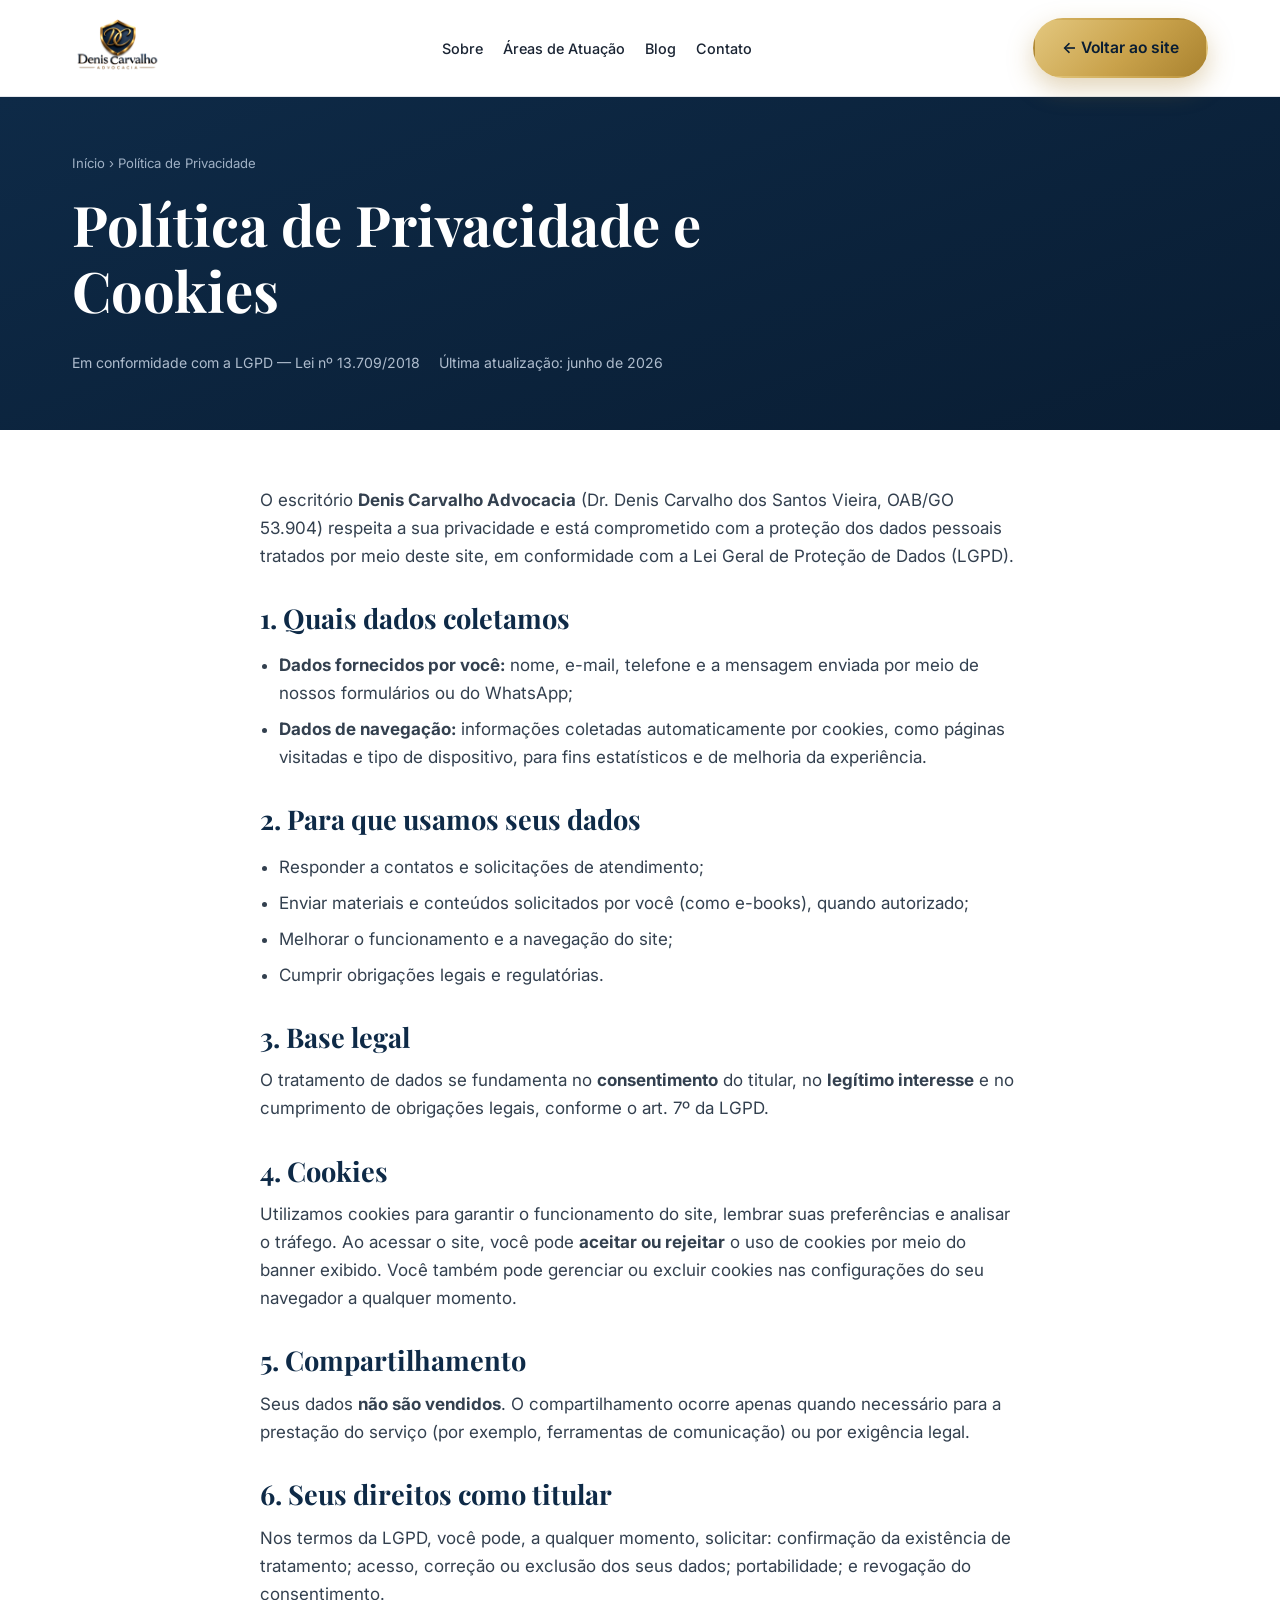
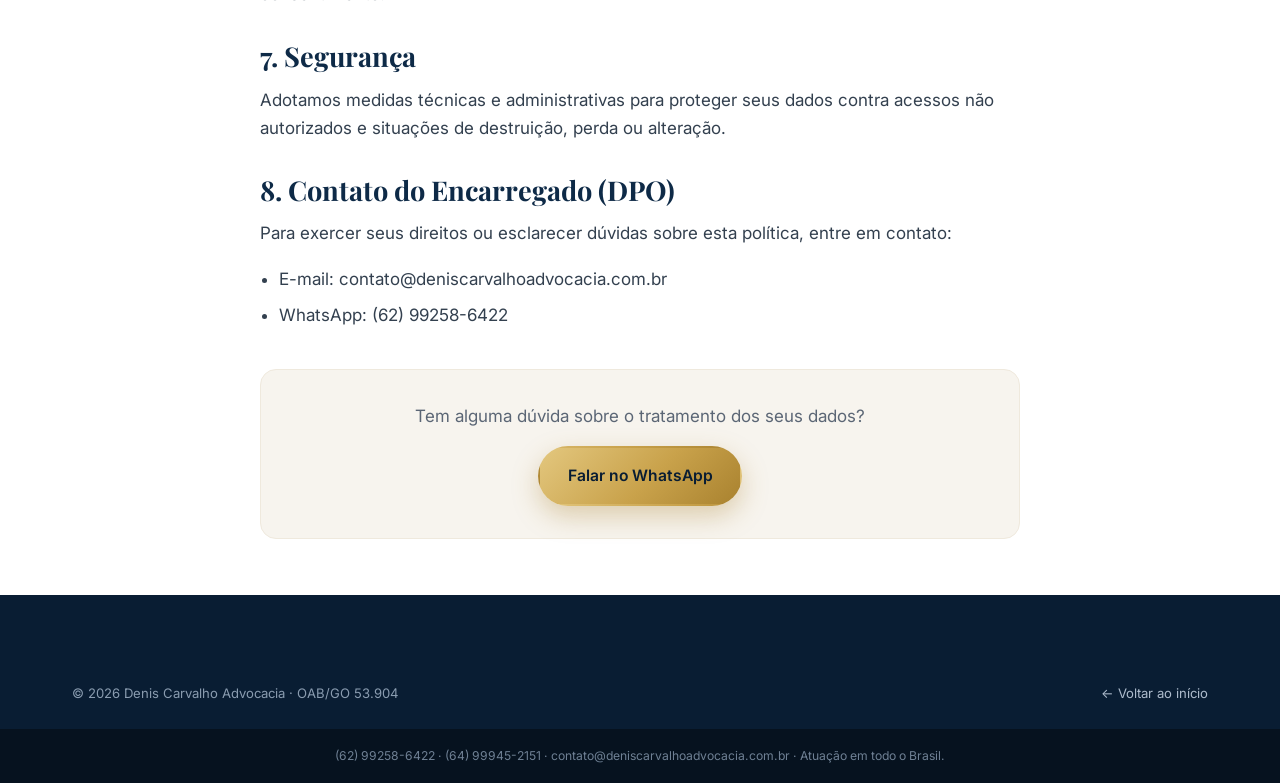
<file: privacidade.html>
<!DOCTYPE html>
<html lang="pt-BR">
<head>
<meta charset="UTF-8">
<meta name="viewport" content="width=device-width, initial-scale=1.0">
<title>Política de Privacidade e Cookies | Denis Carvalho Advocacia</title>
<meta name="description" content="Política de Privacidade e de Cookies do site Denis Carvalho Advocacia, em conformidade com a LGPD (Lei nº 13.709/2018).">
<meta name="robots" content="noindex">
<link rel="icon" type="image/png" sizes="any" href="assets/img/favicon.png">
<link rel="apple-touch-icon" href="assets/img/favicon.png">
<link rel="preconnect" href="https://fonts.googleapis.com">
<link rel="preconnect" href="https://fonts.gstatic.com" crossorigin>
<link href="https://fonts.googleapis.com/css2?family=Playfair+Display:wght@600;700;800&family=Inter:wght@400;500;600;700&display=swap" rel="stylesheet">
<link rel="stylesheet" href="assets/css/styles.css">
</head>
<body>

<header class="site-header" id="header">
  <div class="container nav">
    <a href="index.html" class="brand">
      <img src="assets/img/logo.png" alt="Denis Carvalho Advocacia">
    </a>
    <nav>
      <ul class="nav-links" id="navLinks">
        <li><a href="index.html#sobre">Sobre</a></li>
        <li><a href="index.html#atuacao">Áreas de Atuação</a></li>
        <li><a href="blog.html">Blog</a></li>
        <li><a href="index.html#contato">Contato</a></li>
      </ul>
    </nav>
    <div class="nav-cta">
      <a href="index.html" class="btn btn-gold"><span class="btn-text">← Voltar ao site</span></a>
      <button class="nav-toggle" id="navToggle" aria-label="Abrir menu"><span></span><span></span><span></span></button>
    </div>
  </div>
</header>

<section class="article-hero">
  <div class="container">
    <div class="crumbs"><a href="index.html">Início</a> › Política de Privacidade</div>
    <h1>Política de Privacidade e Cookies</h1>
    <div class="meta"><span>Em conformidade com a LGPD — Lei nº 13.709/2018</span><span>Última atualização: junho de 2026</span></div>
  </div>
</section>

<article class="article-body">
  <div class="container">
    <div class="wrap">
      <p>O escritório <strong>Denis Carvalho Advocacia</strong> (Dr. Denis Carvalho dos Santos Vieira, OAB/GO 53.904) respeita a sua privacidade e está comprometido com a proteção dos dados pessoais tratados por meio deste site, em conformidade com a Lei Geral de Proteção de Dados (LGPD).</p>

      <h2>1. Quais dados coletamos</h2>
      <ul>
        <li><strong>Dados fornecidos por você:</strong> nome, e-mail, telefone e a mensagem enviada por meio de nossos formulários ou do WhatsApp;</li>
        <li><strong>Dados de navegação:</strong> informações coletadas automaticamente por cookies, como páginas visitadas e tipo de dispositivo, para fins estatísticos e de melhoria da experiência.</li>
      </ul>

      <h2>2. Para que usamos seus dados</h2>
      <ul>
        <li>Responder a contatos e solicitações de atendimento;</li>
        <li>Enviar materiais e conteúdos solicitados por você (como e-books), quando autorizado;</li>
        <li>Melhorar o funcionamento e a navegação do site;</li>
        <li>Cumprir obrigações legais e regulatórias.</li>
      </ul>

      <h2>3. Base legal</h2>
      <p>O tratamento de dados se fundamenta no <strong>consentimento</strong> do titular, no <strong>legítimo interesse</strong> e no cumprimento de obrigações legais, conforme o art. 7º da LGPD.</p>

      <h2>4. Cookies</h2>
      <p>Utilizamos cookies para garantir o funcionamento do site, lembrar suas preferências e analisar o tráfego. Ao acessar o site, você pode <strong>aceitar ou rejeitar</strong> o uso de cookies por meio do banner exibido. Você também pode gerenciar ou excluir cookies nas configurações do seu navegador a qualquer momento.</p>

      <h2>5. Compartilhamento</h2>
      <p>Seus dados <strong>não são vendidos</strong>. O compartilhamento ocorre apenas quando necessário para a prestação do serviço (por exemplo, ferramentas de comunicação) ou por exigência legal.</p>

      <h2>6. Seus direitos como titular</h2>
      <p>Nos termos da LGPD, você pode, a qualquer momento, solicitar: confirmação da existência de tratamento; acesso, correção ou exclusão dos seus dados; portabilidade; e revogação do consentimento.</p>

      <h2>7. Segurança</h2>
      <p>Adotamos medidas técnicas e administrativas para proteger seus dados contra acessos não autorizados e situações de destruição, perda ou alteração.</p>

      <h2>8. Contato do Encarregado (DPO)</h2>
      <p>Para exercer seus direitos ou esclarecer dúvidas sobre esta política, entre em contato:</p>
      <ul>
        <li>E-mail: <a href="mailto:contato@deniscarvalhoadvocacia.com.br">contato@deniscarvalhoadvocacia.com.br</a></li>
        <li>WhatsApp: (62) 99258-6422</li>
      </ul>

      <div class="article-cta">
        <p style="color:var(--muted);margin:0">Tem alguma dúvida sobre o tratamento dos seus dados?</p>
        <a href="https://wa.me/5562992586422?text=Ol%C3%A1%2C%20tenho%20uma%20d%C3%BAvida%20sobre%20a%20Pol%C3%ADtica%20de%20Privacidade%20do%20site." target="_blank" rel="noopener" class="btn btn-gold" style="margin-top:1rem">Falar no WhatsApp</a>
      </div>
    </div>
  </div>
</article>

<footer class="footer">
  <div class="container">
    <div class="footer-bottom" style="border:none"><div class="container" style="padding:0"><span>© 2026 Denis Carvalho Advocacia · OAB/GO 53.904</span><span><a href="index.html">← Voltar ao início</a></span></div></div>
  </div>
  <div class="disclaimer"><div class="container">(62) 99258-6422 · (64) 99945-2151 · contato@deniscarvalhoadvocacia.com.br · Atuação em todo o Brasil.</div></div>
</footer>

<script src="assets/js/main.js"></script>
</body>
</html>
</file>
<file: assets/css/styles.css>
/* ===================================================================
   Denis Carvalho Advocacia — Direito Médico e da Saúde
   Identidade visual: Azul-marinho (#0E2A47) + Dourado (#C9A24B)
   =================================================================== */

:root{
  --navy:#0E2A47;
  --navy-deep:#091d33;
  --navy-soft:#13355a;
  --gold:#C9A24B;
  --gold-light:#E3C77E;
  --gold-deep:#A9822F;
  --cream:#F7F4EE;
  --cream-2:#EFE9DD;
  --ink:#1A2433;
  --muted:#5B6675;
  --line:#E4E7EC;
  --white:#ffffff;
  --whats:#25D366;
  --whats-deep:#128C7E;
  --urgent:#D7263D;
  --radius:16px;
  --radius-sm:10px;
  --shadow-sm:0 4px 14px rgba(14,42,71,.08);
  --shadow:0 16px 40px rgba(14,42,71,.14);
  --shadow-lg:0 30px 70px rgba(9,29,51,.28);
  --maxw:1180px;
  --serif:'Playfair Display',Georgia,serif;
  --sans:'Inter',-apple-system,'Segoe UI',Roboto,Arial,sans-serif;
}

*{box-sizing:border-box}
html{scroll-behavior:smooth;overflow-x:hidden}
body{
  margin:0;
  font-family:var(--sans);
  color:var(--ink);
  background:var(--white);
  line-height:1.65;
  font-size:17px;
  -webkit-font-smoothing:antialiased;
  overflow-x:hidden;
}
img{max-width:100%;display:block}
a{color:inherit;text-decoration:none}
h1,h2,h3,h4{font-family:var(--serif);font-weight:700;line-height:1.18;color:var(--navy);margin:0 0 .5em}
h1{font-size:clamp(2.1rem,4.6vw,3.5rem)}
h2{font-size:clamp(1.8rem,3.4vw,2.6rem)}
h3{font-size:1.35rem}
p{margin:0 0 1rem}
.container{max-width:var(--maxw);margin:0 auto;padding:0 22px}
section{position:relative}

/* ---------- Utilities ---------- */
.eyebrow{
  display:inline-flex;align-items:center;gap:.55rem;
  font-family:var(--sans);font-weight:600;font-size:.78rem;letter-spacing:.18em;
  text-transform:uppercase;color:var(--gold-deep);margin-bottom:1rem;
}
.eyebrow::before{content:"";width:34px;height:2px;background:var(--gold)}
.eyebrow.center{justify-content:center}
.section-head{max-width:720px;margin:0 auto 3rem}
.section-head.center{text-align:center}
.section-head p{color:var(--muted);font-size:1.08rem}
.lead{font-size:1.15rem;color:var(--muted)}
.gold-text{color:var(--gold-deep)}

.btn{
  display:inline-flex;align-items:center;justify-content:center;gap:.55rem;
  font-family:var(--sans);font-weight:600;font-size:.98rem;
  padding:.95rem 1.7rem;border-radius:999px;cursor:pointer;border:2px solid transparent;
  transition:transform .2s ease,box-shadow .2s ease,background .2s ease,color .2s ease;
  white-space:nowrap;
}
.btn svg{width:18px;height:18px}
.btn-gold{background:linear-gradient(135deg,var(--gold-light),var(--gold) 55%,var(--gold-deep));color:var(--navy-deep);box-shadow:0 10px 26px rgba(169,130,47,.34)}
.btn-gold:hover{transform:translateY(-3px);box-shadow:0 16px 34px rgba(169,130,47,.45)}
.btn-navy{background:var(--navy);color:#fff}
.btn-navy:hover{transform:translateY(-3px);background:var(--navy-soft)}
.btn-ghost{background:transparent;border-color:rgba(255,255,255,.5);color:#fff}
.btn-ghost:hover{border-color:var(--gold);color:var(--gold-light)}
.btn-outline{background:transparent;border-color:var(--navy);color:var(--navy)}
.btn-outline:hover{background:var(--navy);color:#fff}
.btn-whats{background:var(--whats);color:#fff;box-shadow:0 10px 26px rgba(37,211,102,.32)}
.btn-whats:hover{transform:translateY(-3px);background:#1ebe5a}
.btn-block{width:100%}

/* ---------- Top utility bar ---------- */
.topbar{background:var(--navy-deep);color:#cdd7e3;font-size:.82rem}
.topbar .container{display:flex;justify-content:space-between;align-items:center;gap:1rem;min-height:42px;flex-wrap:wrap}
.topbar a{color:#cdd7e3;transition:color .2s}
.topbar a:hover{color:var(--gold-light)}
.topbar .tb-left{display:flex;gap:1.4rem;flex-wrap:wrap;align-items:center}
.topbar .tb-item{display:inline-flex;gap:.45rem;align-items:center}
.topbar .tb-social{display:flex;gap:.9rem;align-items:center}
.topbar svg{width:15px;height:15px;opacity:.85}

/* ---------- Header / Nav ---------- */
.site-header{position:sticky;top:0;z-index:900;background:rgba(255,255,255,.92);backdrop-filter:blur(10px);border-bottom:1px solid var(--line);transition:box-shadow .3s}
.site-header.scrolled{box-shadow:var(--shadow-sm)}
.nav{display:flex;align-items:center;justify-content:space-between;gap:1.3rem;min-height:96px}
.brand{display:flex;align-items:center;gap:.7rem;flex-shrink:0}
.brand img{height:60px;width:auto;flex-shrink:0}
.brand .brand-txt{display:flex;flex-direction:column;line-height:1.05}
.brand .brand-name{font-family:var(--serif);font-weight:700;color:var(--navy);font-size:1.15rem}
.brand .brand-sub{font-size:.62rem;letter-spacing:.22em;text-transform:uppercase;color:var(--gold-deep);font-weight:600}
.nav-links{display:flex;align-items:center;gap:1.25rem;list-style:none;margin:0;padding:0}
.nav-links a{font-size:.9rem;font-weight:500;color:var(--ink);position:relative;padding:.3rem 0;white-space:nowrap}
.nav-links a::after{content:"";position:absolute;left:0;bottom:-2px;width:0;height:2px;background:var(--gold);transition:width .25s}
.nav-links a:hover::after{width:100%}
.nav-cta{display:flex;align-items:center;gap:.7rem;flex-shrink:0}
.nav-toggle{display:none;background:none;border:none;cursor:pointer;padding:9px;flex-direction:column;gap:6px;flex-shrink:0;border-radius:8px}
.nav-toggle span{width:30px;height:3px;background:var(--navy);border-radius:2px;transition:.3s}
.nav-toggle.open span:nth-child(1){transform:translateY(7.5px) rotate(45deg)}
.nav-toggle.open span:nth-child(2){opacity:0}
.nav-toggle.open span:nth-child(3){transform:translateY(-7.5px) rotate(-45deg)}

/* ---------- Hero ---------- */
.hero{background:url("../img/hero-bg.jpg") center/cover no-repeat,var(--navy-deep);color:#eaf0f7;overflow:hidden;position:relative}
.hero::before{content:"";position:absolute;inset:0;background:radial-gradient(1100px 600px at 82% -10%,rgba(201,162,75,.20),transparent 60%),linear-gradient(100deg,rgba(9,29,51,.96) 0%,rgba(11,33,56,.90) 42%,rgba(14,42,71,.62) 100%);z-index:0;pointer-events:none}
.hero::after{content:"";position:absolute;inset:0;z-index:1;background-image:url("data:image/svg+xml,%3Csvg xmlns='http://www.w3.org/2000/svg' width='60' height='60'%3E%3Cpath d='M0 59h60' stroke='%23ffffff' stroke-opacity='0.04' stroke-width='1'/%3E%3Cpath d='M59 0v60' stroke='%23ffffff' stroke-opacity='0.04'/%3E%3C/svg%3E");pointer-events:none}
.hero .container{display:grid;grid-template-columns:1.15fr .85fr;gap:3rem;align-items:center;padding-top:4.5rem;padding-bottom:4.5rem;position:relative;z-index:2}
.hero h1{color:#fff}
.hero h1 .hl{color:var(--gold-light)}
.hero .eyebrow{color:var(--gold-light)}
.hero .eyebrow::before{background:var(--gold-light)}
.hero p.lead{color:#c7d3e1;max-width:560px}
.hero-cta{display:flex;gap:1rem;flex-wrap:wrap;margin-top:1.8rem}
.hero-badges{display:flex;gap:1.6rem;flex-wrap:wrap;margin-top:2.4rem;padding-top:1.8rem;border-top:1px solid rgba(255,255,255,.12)}
.hero-badge{display:flex;flex-direction:column}
.hero-badge .n{font-family:var(--serif);font-size:1.6rem;color:var(--gold-light);font-weight:700}
.hero-badge .l{font-size:.82rem;color:#aebccd}
.hero-figure{position:relative}
.hero-figure .photo{position:relative;border-radius:20px;overflow:hidden;box-shadow:var(--shadow-lg);border:1px solid rgba(201,162,75,.35)}
.hero-figure .photo img{width:100%;aspect-ratio:1/1;object-fit:cover}
.hero-figure .photo::after{content:"";position:absolute;inset:0;background:linear-gradient(180deg,transparent 55%,rgba(9,29,51,.55))}
.hero-namecard{position:absolute;left:-18px;bottom:18px;background:rgba(255,255,255,.96);color:var(--navy);border-radius:14px;padding:.85rem 1.15rem;box-shadow:var(--shadow);border-left:4px solid var(--gold);max-width:240px}
.hero-namecard strong{display:block;font-family:var(--serif);font-size:1.05rem}
.hero-namecard span{font-size:.78rem;color:var(--muted)}
.hero-figure .ribbon{position:absolute;top:18px;right:-10px;background:linear-gradient(135deg,var(--gold-light),var(--gold-deep));color:var(--navy-deep);font-size:.72rem;font-weight:700;letter-spacing:.08em;text-transform:uppercase;padding:.5rem .85rem;border-radius:8px;box-shadow:var(--shadow)}

/* ---------- Hero visual (sem foto) ---------- */
.hero-visual{position:relative;background:linear-gradient(160deg,rgba(255,255,255,.10),rgba(255,255,255,.03));border:1px solid rgba(201,162,75,.45);border-radius:22px;padding:2.4rem 2.2rem;box-shadow:var(--shadow-lg);backdrop-filter:blur(4px)}
.hv-emblem{width:108px;height:108px;margin:.4rem auto 1.5rem;border-radius:50%;display:grid;place-items:center;background:radial-gradient(circle at 50% 32%,#16365a,var(--navy-deep));border:2px solid var(--gold);box-shadow:0 0 0 7px rgba(201,162,75,.12),var(--shadow);position:relative}
.hv-emblem>svg{width:54px;height:54px;color:var(--gold-light)}
.hv-emblem .cross{position:absolute;bottom:-4px;right:-4px;width:38px;height:38px;border-radius:50%;background:linear-gradient(135deg,var(--gold-light),var(--gold-deep));display:grid;place-items:center;box-shadow:var(--shadow-sm);border:2px solid var(--navy-deep)}
.hv-emblem .cross svg{width:20px;height:20px;color:var(--navy-deep)}
.hv-title{font-family:var(--serif);color:#fff;font-size:1.4rem;margin:0 0 1.2rem;text-align:center;line-height:1.25}
.hv-title span{color:var(--gold-light)}
.hv-list{list-style:none;margin:0 0 1.5rem;padding:0;display:grid;gap:.75rem}
.hv-list li{display:flex;gap:.7rem;align-items:flex-start;color:#dbe5f0;font-size:.96rem}
.hv-list li svg{width:22px;height:22px;color:var(--gold-light);flex:0 0 auto;margin-top:1px}
.hv-quote{border-top:1px solid rgba(255,255,255,.14);margin-top:1.4rem;padding-top:1.4rem;text-align:center}
.hv-quote .q{font-family:var(--serif);font-style:italic;color:var(--gold-light);font-size:1.08rem;display:block;line-height:1.4}
.hv-quote .s{font-size:.78rem;letter-spacing:.16em;text-transform:uppercase;color:#9fb0c4;display:block;margin-top:.55rem}

/* ---------- Para quem atendemos (audience) ---------- */
.audience{padding:5.5rem 0;background:var(--cream)}
.aud-grid{display:grid;grid-template-columns:repeat(6,1fr);gap:1.1rem}
.aud-card{position:relative;border-radius:var(--radius);overflow:hidden;min-height:230px;display:flex;flex-direction:column;justify-content:flex-end;padding:1.3rem 1.1rem;color:#fff;text-decoration:none;box-shadow:var(--shadow-sm);transition:transform .25s,box-shadow .25s}
.aud-card::before{content:"";position:absolute;inset:0;background:linear-gradient(160deg,#16385c,var(--navy-deep));z-index:0}
.aud-card::after{content:"";position:absolute;inset:0;background:linear-gradient(180deg,transparent 30%,rgba(9,29,51,.85));z-index:1}
.aud-card:hover{transform:translateY(-6px);box-shadow:var(--shadow)}
.aud-card .aud-ic{position:relative;z-index:2;align-self:flex-start;width:48px;height:48px;border-radius:12px;background:linear-gradient(135deg,rgba(201,162,75,.28),rgba(201,162,75,.08));display:grid;place-items:center;margin-bottom:auto}
.aud-card .aud-ic svg{width:26px;height:26px;color:var(--gold-light)}
.aud-card h3{position:relative;z-index:2;color:#fff;font-size:1.12rem;margin:.9rem 0 .2rem}
.aud-card p{position:relative;z-index:2;color:#c4d2e2;font-size:.82rem;margin:0}
.aud-card .aud-go{position:relative;z-index:2;display:inline-flex;align-items:center;gap:.35rem;color:var(--gold-light);font-size:.8rem;font-weight:600;margin-top:.6rem}
.aud-card .aud-go svg{width:14px;height:14px;transition:transform .2s}
.aud-card:hover .aud-go svg{transform:translateX(4px)}
.aud-card.alt::before{background:linear-gradient(160deg,#1c5a6e,var(--navy-deep))}

/* ---------- Trust strip ---------- */
.trust{background:var(--cream);border-bottom:1px solid var(--cream-2)}
.trust .container{display:flex;flex-wrap:wrap;justify-content:space-between;gap:1.2rem;padding-top:1.4rem;padding-bottom:1.4rem}
.trust-item{display:flex;align-items:center;gap:.7rem;color:var(--navy);font-weight:600;font-size:.95rem}
.trust-item svg{width:24px;height:24px;color:var(--gold-deep);flex:0 0 auto}

/* ---------- Sobre ---------- */
.about{padding:5.5rem 0}
.about .grid{display:grid;grid-template-columns:.9fr 1.1fr;gap:3.2rem;align-items:center}
.about-figure{position:relative}
.about-figure img{border-radius:20px;box-shadow:var(--shadow);width:100%;object-fit:cover}
.about-figure .badge-oab{position:absolute;right:-14px;bottom:-14px;background:var(--navy);color:#fff;border-radius:14px;padding:1rem 1.3rem;box-shadow:var(--shadow);text-align:center;border:2px solid var(--gold)}
.about-figure .badge-oab strong{font-family:var(--serif);display:block;color:var(--gold-light);font-size:1.4rem}
.about-figure .badge-oab span{font-size:.74rem;letter-spacing:.12em;text-transform:uppercase}
.signature{display:flex;align-items:center;gap:1rem;margin-top:1.6rem;flex-wrap:wrap}
.sig-name{font-family:var(--serif);font-size:1.3rem;color:var(--navy)}
.sig-role{font-size:.85rem;color:var(--muted)}
.checklist{list-style:none;margin:1.4rem 0;padding:0;display:grid;grid-template-columns:1fr 1fr;gap:.7rem 1.4rem}
.checklist li{display:flex;gap:.6rem;align-items:flex-start;font-size:.96rem}
.checklist li svg{width:20px;height:20px;color:var(--gold-deep);flex:0 0 auto;margin-top:2px}

/* ---------- Áreas de atuação ---------- */
.areas{padding:5.5rem 0;background:var(--cream)}
.cards{display:grid;grid-template-columns:repeat(3,1fr);gap:1.5rem}
.card{background:#fff;border-radius:var(--radius);padding:2rem 1.7rem;box-shadow:var(--shadow-sm);border:1px solid var(--line);transition:transform .25s,box-shadow .25s,border-color .25s;position:relative;overflow:hidden}
.card::before{content:"";position:absolute;top:0;left:0;width:100%;height:4px;background:linear-gradient(90deg,var(--gold-light),var(--gold-deep));transform:scaleX(0);transform-origin:left;transition:transform .3s}
.card:hover{transform:translateY(-6px);box-shadow:var(--shadow);border-color:transparent}
.card:hover::before{transform:scaleX(1)}
.card .ic{width:54px;height:54px;border-radius:14px;display:grid;place-items:center;background:linear-gradient(135deg,rgba(201,162,75,.18),rgba(201,162,75,.05));margin-bottom:1.1rem}
.card .ic svg{width:28px;height:28px;color:var(--gold-deep)}
.card h3{margin-bottom:.5rem}
.card p{color:var(--muted);font-size:.95rem;margin-bottom:0}

/* ---------- LGPD destaque ---------- */
.lgpd{padding:5.5rem 0;background:linear-gradient(160deg,var(--navy) 0%,var(--navy-deep) 100%);color:#e7eef6;position:relative;overflow:hidden}
.lgpd::before{content:"";position:absolute;width:520px;height:520px;border-radius:50%;background:radial-gradient(circle,rgba(201,162,75,.16),transparent 70%);top:-160px;right:-120px}
.lgpd .grid{display:grid;grid-template-columns:1fr 1fr;gap:3rem;align-items:center;position:relative;z-index:2}
.lgpd h2{color:#fff}
.lgpd .eyebrow{color:var(--gold-light)}
.lgpd .eyebrow::before{background:var(--gold-light)}
.lgpd p{color:#c2d0e0}
.lgpd-targets{display:flex;gap:1rem;flex-wrap:wrap;margin:1.6rem 0}
.lgpd-target{display:flex;align-items:center;gap:.6rem;background:rgba(255,255,255,.06);border:1px solid rgba(255,255,255,.12);padding:.6rem 1rem;border-radius:999px;font-size:.9rem}
.lgpd-target svg{width:18px;height:18px;color:var(--gold-light)}
.lgpd-panel{background:rgba(255,255,255,.05);border:1px solid rgba(201,162,75,.28);border-radius:var(--radius);padding:2rem}
.lgpd-step{display:flex;gap:1rem;padding:1rem 0;border-bottom:1px solid rgba(255,255,255,.1)}
.lgpd-step:last-child{border-bottom:none}
.lgpd-step .num{flex:0 0 auto;width:40px;height:40px;border-radius:50%;background:linear-gradient(135deg,var(--gold-light),var(--gold-deep));color:var(--navy-deep);display:grid;place-items:center;font-weight:700;font-family:var(--serif)}
.lgpd-step h4{color:#fff;margin:.15rem 0 .25rem;font-family:var(--sans);font-size:1.02rem}
.lgpd-step p{margin:0;font-size:.9rem;color:#aebccd}

/* ---------- Nichos / sites ---------- */
.niches{padding:5.5rem 0}
.niche-grid{display:grid;grid-template-columns:1fr 1fr;gap:1.8rem}
.niche{border-radius:var(--radius);padding:2.4rem;color:#fff;position:relative;overflow:hidden;min-height:230px;display:flex;flex-direction:column;justify-content:flex-end;box-shadow:var(--shadow-sm)}
.niche.saude{background:linear-gradient(140deg,#0E2A47,#1c5a8a)}
.niche.odonto{background:linear-gradient(140deg,#0E2A47,#2a7d7d)}
.niche .tag{font-size:.74rem;letter-spacing:.16em;text-transform:uppercase;color:var(--gold-light);font-weight:700;margin-bottom:.4rem}
.niche h3{color:#fff;font-size:1.5rem}
.niche p{color:#d4dde7;font-size:.95rem}
.niche a.niche-link{display:inline-flex;align-items:center;gap:.45rem;color:var(--gold-light);font-weight:600;font-size:.92rem;margin-top:.4rem}
.niche a.niche-link svg{width:16px;height:16px;transition:transform .2s}
.niche:hover a.niche-link svg{transform:translateX(4px)}
.niche .nico-ic{position:absolute;top:1.6rem;right:1.6rem;opacity:.16}
.niche .nico-ic svg{width:90px;height:90px}

/* ---------- Processo ---------- */
.process{padding:5.5rem 0;background:var(--cream)}
.steps{display:grid;grid-template-columns:repeat(4,1fr);gap:1.4rem;counter-reset:step}
.step{background:#fff;border-radius:var(--radius);padding:2rem 1.5rem;box-shadow:var(--shadow-sm);position:relative}
.step .sn{font-family:var(--serif);font-size:2.4rem;color:var(--gold);font-weight:700;line-height:1}
.step h4{margin:.6rem 0 .4rem;font-family:var(--sans);font-size:1.05rem}
.step p{color:var(--muted);font-size:.9rem;margin:0}

/* ---------- Blog ---------- */
.blog{padding:5.5rem 0}
.blog-head{display:flex;justify-content:space-between;align-items:flex-end;gap:1rem;flex-wrap:wrap;margin-bottom:2.6rem}
.posts{display:grid;grid-template-columns:repeat(3,1fr);gap:1.8rem}
.post{background:#fff;border-radius:var(--radius);overflow:hidden;box-shadow:var(--shadow-sm);border:1px solid var(--line);display:flex;flex-direction:column;transition:transform .25s,box-shadow .25s}
.post:hover{transform:translateY(-6px);box-shadow:var(--shadow)}
.post .thumb{height:180px;background:var(--navy);position:relative;overflow:hidden;display:grid;place-items:center}
.post .thumb.g1{background:linear-gradient(140deg,#0E2A47,#1c5a8a)}
.post .thumb.g2{background:linear-gradient(140deg,#0E2A47,#2a7d7d)}
.post .thumb.g3{background:linear-gradient(140deg,#13355a,#A9822F)}
.post .thumb svg{width:60px;height:60px;color:rgba(255,255,255,.35)}
.post .cat{position:absolute;top:12px;left:12px;background:var(--gold);color:var(--navy-deep);font-size:.7rem;font-weight:700;letter-spacing:.06em;text-transform:uppercase;padding:.32rem .7rem;border-radius:6px}
.post .body{padding:1.5rem;display:flex;flex-direction:column;flex:1}
.post .date{font-size:.78rem;color:var(--muted);margin-bottom:.5rem}
.post h3{font-size:1.18rem;margin-bottom:.5rem}
.post p{color:var(--muted);font-size:.92rem;flex:1}
.post .more{color:var(--gold-deep);font-weight:600;font-size:.9rem;display:inline-flex;align-items:center;gap:.4rem;margin-top:.4rem}
.post .more svg{width:15px;height:15px;transition:transform .2s}
.post:hover .more svg{transform:translateX(4px)}

/* ---------- FAQ ---------- */
.faq{padding:5.5rem 0;background:var(--cream)}
.faq-wrap{max-width:840px;margin:0 auto}
.faq-item{background:#fff;border:1px solid var(--line);border-radius:var(--radius-sm);margin-bottom:1rem;overflow:hidden;transition:box-shadow .25s,border-color .25s}
.faq-item.active{box-shadow:var(--shadow-sm);border-color:var(--gold)}
.faq-q{width:100%;text-align:left;background:none;border:none;cursor:pointer;padding:1.25rem 1.5rem;display:flex;justify-content:space-between;align-items:center;gap:1rem;font-family:var(--serif);font-size:1.08rem;color:var(--navy);font-weight:600}
.faq-q .pm{flex:0 0 auto;width:28px;height:28px;border-radius:50%;background:var(--cream);display:grid;place-items:center;transition:.3s;color:var(--gold-deep)}
.faq-item.active .faq-q .pm{background:var(--gold);color:#fff;transform:rotate(180deg)}
.faq-q .pm svg{width:16px;height:16px}
.faq-a{max-height:0;overflow:hidden;transition:max-height .35s ease}
.faq-a .inner{padding:0 1.5rem 1.4rem;color:var(--muted);font-size:.97rem}

/* ---------- CTA band ---------- */
.cta-band{padding:4.5rem 0;background:linear-gradient(120deg,var(--gold-deep),var(--gold) 60%,var(--gold-light));color:var(--navy-deep);text-align:center}
.cta-band h2{color:var(--navy-deep)}
.cta-band p{color:#3c3015;max-width:620px;margin:0 auto 1.8rem;font-weight:500}
.cta-band .btn-navy{box-shadow:0 12px 30px rgba(9,29,51,.3)}

/* ---------- Contato ---------- */
.contact{padding:5.5rem 0}
.contact .grid{display:grid;grid-template-columns:1fr 1fr;gap:3rem}
.contact-info .ci-item{display:flex;gap:1rem;align-items:flex-start;margin-bottom:1.4rem}
.contact-info .ci-item .ic{flex:0 0 auto;width:46px;height:46px;border-radius:12px;background:var(--cream);display:grid;place-items:center;color:var(--gold-deep)}
.contact-info .ci-item .ic svg{width:22px;height:22px}
.contact-info .ci-item strong{display:block;color:var(--navy)}
.contact-info .ci-item a,.contact-info .ci-item span{color:var(--muted);font-size:.95rem}
.contact-info .ci-item a:hover{color:var(--gold-deep)}
.form{background:var(--cream);border-radius:var(--radius);padding:2.2rem;border:1px solid var(--cream-2)}
.form h3{margin-bottom:1.2rem}
.field{margin-bottom:1rem}
.field label{display:block;font-size:.85rem;font-weight:600;color:var(--navy);margin-bottom:.35rem}
.field input,.field select,.field textarea{width:100%;padding:.8rem 1rem;border:1px solid var(--line);border-radius:10px;font-family:inherit;font-size:.95rem;background:#fff;color:var(--ink);transition:border-color .2s,box-shadow .2s}
.field input:focus,.field select:focus,.field textarea:focus{outline:none;border-color:var(--gold);box-shadow:0 0 0 3px rgba(201,162,75,.18)}
.field textarea{resize:vertical;min-height:110px}
.form .consent{display:flex;gap:.6rem;align-items:flex-start;font-size:.82rem;color:var(--muted);margin:.4rem 0 1.1rem}
.form .consent input{width:auto;margin-top:3px}

/* ---------- Footer ---------- */
.footer{background:var(--navy-deep);color:#aebccd;padding:4rem 0 0}
.footer .grid{display:grid;grid-template-columns:1.5fr 1fr 1fr 1.2fr;gap:2.4rem;padding-bottom:3rem}
.footer h4{color:#fff;font-family:var(--sans);font-size:.92rem;letter-spacing:.1em;text-transform:uppercase;margin-bottom:1.2rem}
.footer .f-brand img{height:84px;width:auto;border-radius:12px;margin-bottom:1rem;background:linear-gradient(135deg,#ffffff,#f3eee3);padding:10px 16px;box-shadow:var(--shadow-sm)}
.footer .f-brand p{font-size:.92rem;color:#9fb0c4}
.footer ul{list-style:none;margin:0;padding:0}
.footer ul li{margin-bottom:.6rem}
.footer ul li a{font-size:.92rem;color:#aebccd;transition:color .2s}
.footer ul li a:hover{color:var(--gold-light)}
.footer .f-contact .fc{display:flex;gap:.6rem;align-items:flex-start;margin-bottom:.9rem;font-size:.92rem}
.footer .f-contact .fc svg{width:18px;height:18px;color:var(--gold-light);flex:0 0 auto;margin-top:2px}
.footer .f-social{display:flex;gap:.7rem;margin-top:1rem}
.footer .f-social a{width:40px;height:40px;border-radius:10px;background:rgba(255,255,255,.07);display:grid;place-items:center;transition:.25s}
.footer .f-social a:hover{background:var(--gold);color:var(--navy-deep);transform:translateY(-3px)}
.footer .f-social svg{width:20px;height:20px}
.footer-bottom{border-top:1px solid rgba(255,255,255,.1);padding:1.5rem 0;font-size:.82rem;color:#8a9cb0}
.footer-bottom .container{display:flex;justify-content:space-between;gap:1rem;flex-wrap:wrap;align-items:center}
.footer-bottom a{color:#aebccd}
.footer-bottom a:hover{color:var(--gold-light)}
.disclaimer{background:#06121f;color:#6f8094;font-size:.76rem;padding:1.1rem 0;text-align:center;line-height:1.6}

/* ===================================================================
   FLOATING ELEMENTS
   =================================================================== */

/* WhatsApp float */
.fab-stack{position:fixed;right:20px;bottom:22px;z-index:950;display:flex;flex-direction:column;gap:14px;align-items:flex-end}
.fab{display:flex;align-items:center;gap:.6rem;border-radius:999px;padding:.85rem 1.1rem;font-weight:600;font-size:.92rem;box-shadow:var(--shadow);cursor:pointer;border:none;transition:transform .2s,box-shadow .2s;color:#fff}
.fab svg{width:24px;height:24px;flex:0 0 auto}
.fab .fab-label{max-width:0;overflow:hidden;white-space:nowrap;transition:max-width .35s ease,margin .35s ease;margin:0}
.fab:hover{transform:translateY(-3px);box-shadow:var(--shadow-lg)}
.fab:hover .fab-label{max-width:220px;margin-left:.1rem}
.fab-whats{background:var(--whats)}
.fab-whats{animation:pulse-green 2.4s infinite}
.fab-urgent{background:var(--urgent)}
.fab-urgent{animation:pulse-red 2s infinite}
@keyframes pulse-green{0%{box-shadow:0 0 0 0 rgba(37,211,102,.5)}70%{box-shadow:0 0 0 16px rgba(37,211,102,0)}100%{box-shadow:0 0 0 0 rgba(37,211,102,0)}}
@keyframes pulse-red{0%{box-shadow:0 0 0 0 rgba(215,38,61,.55)}70%{box-shadow:0 0 0 14px rgba(215,38,61,0)}100%{box-shadow:0 0 0 0 rgba(215,38,61,0)}}
.fab-totop{width:46px;height:46px;border-radius:50%;background:var(--navy);color:#fff;display:grid;place-items:center;border:none;cursor:pointer;box-shadow:var(--shadow);opacity:0;pointer-events:none;transition:opacity .3s,transform .2s}
.fab-totop.show{opacity:1;pointer-events:auto}
.fab-totop:hover{transform:translateY(-3px);background:var(--navy-soft)}
.fab-totop svg{width:20px;height:20px}

/* Slide-in lead capture */
.leadin{position:fixed;left:0;bottom:24px;z-index:940;transform:translateX(-115%);transition:transform .5s cubic-bezier(.2,.8,.2,1);max-width:360px}
.leadin.show{transform:translateX(0)}
.leadin-card{background:#fff;border-radius:0 16px 16px 0;box-shadow:var(--shadow-lg);border-left:5px solid var(--gold);padding:1.4rem 1.5rem 1.5rem;position:relative}
.leadin-card .close{position:absolute;top:8px;right:10px;background:none;border:none;font-size:1.3rem;color:var(--muted);cursor:pointer;line-height:1}
.leadin-card .tag{display:inline-flex;align-items:center;gap:.4rem;font-size:.72rem;font-weight:700;letter-spacing:.08em;text-transform:uppercase;color:var(--gold-deep);margin-bottom:.5rem}
.leadin-card .tag svg{width:16px;height:16px}
.leadin-card h4{font-family:var(--serif);font-size:1.2rem;color:var(--navy);margin:0 0 .4rem}
.leadin-card p{font-size:.88rem;color:var(--muted);margin:0 0 .9rem}
.leadin-card input{width:100%;padding:.7rem .9rem;border:1px solid var(--line);border-radius:9px;margin-bottom:.6rem;font-family:inherit;font-size:.9rem}
.leadin-card input:focus{outline:none;border-color:var(--gold);box-shadow:0 0 0 3px rgba(201,162,75,.18)}
.lead-consent{display:flex;gap:.5rem;align-items:flex-start;font-size:.74rem;color:var(--muted);line-height:1.4;margin:0 0 .8rem;cursor:pointer}
.lead-consent input[type=checkbox]{width:auto;margin:.15rem 0 0;flex:0 0 auto}
.lead-consent a{color:var(--gold-deep);text-decoration:underline}
.leadin-tab{position:fixed;left:0;bottom:140px;z-index:939;background:var(--gold);color:var(--navy-deep);writing-mode:vertical-rl;transform:rotate(180deg);padding:.9rem .5rem;border-radius:0 8px 8px 0;font-weight:700;font-size:.82rem;letter-spacing:.05em;cursor:pointer;box-shadow:var(--shadow);border:none;display:flex;align-items:center;gap:.5rem}
.leadin-tab:hover{background:var(--gold-light)}

/* Cookie banner */
.cookie{position:fixed;left:0;right:0;bottom:0;z-index:980;background:var(--navy-deep);color:#d6e0ea;padding:1.1rem 0;box-shadow:0 -10px 30px rgba(0,0,0,.2);transform:translateY(110%);transition:transform .45s ease}
.cookie.show{transform:translateY(0)}
.cookie .container{display:flex;align-items:center;gap:1.4rem;flex-wrap:wrap;justify-content:space-between}
.cookie .ck-text{flex:1;min-width:260px;font-size:.88rem}
.cookie .ck-text strong{color:#fff}
.cookie .ck-text a{color:var(--gold-light);text-decoration:underline}
.cookie .ck-actions{display:flex;gap:.7rem;flex-wrap:wrap}
.cookie .btn{padding:.7rem 1.3rem;font-size:.88rem}
.ck-link{background:transparent;border:1px solid rgba(255,255,255,.3);color:#d6e0ea}
.ck-link:hover{border-color:var(--gold);color:var(--gold-light)}

/* Toast */
.toast{position:fixed;bottom:30px;left:50%;transform:translateX(-50%) translateY(140px);background:var(--navy);color:#fff;padding:.9rem 1.5rem;border-radius:10px;z-index:1000;box-shadow:var(--shadow-lg);font-size:.92rem;display:flex;gap:.6rem;align-items:center;transition:transform .4s;border-left:4px solid var(--whats)}
.toast.show{transform:translateX(-50%) translateY(0)}
.toast svg{width:20px;height:20px;color:var(--whats)}

/* ---------- Article page ---------- */
.article-hero{background:linear-gradient(160deg,var(--navy),var(--navy-deep));color:#eaf0f7;padding:3.5rem 0}
.article-hero .crumbs{font-size:.82rem;color:#9fb0c4;margin-bottom:1rem}
.article-hero .crumbs a{color:#9fb0c4}
.article-hero .crumbs a:hover{color:var(--gold-light)}
.article-hero h1{color:#fff;max-width:820px}
.article-hero .meta{display:flex;gap:1.2rem;flex-wrap:wrap;color:#aebccd;font-size:.88rem;margin-top:1rem}
.article-body{padding:3.5rem 0}
.article-body .wrap{max-width:760px;margin:0 auto}
.article-body h2{font-size:1.7rem;margin-top:2rem}
.article-body h3{margin-top:1.6rem}
.article-body p{color:#33404f}
.article-body ul{color:#33404f;padding-left:1.2rem}
.article-body li{margin-bottom:.5rem}
.article-body blockquote{border-left:4px solid var(--gold);background:var(--cream);padding:1.2rem 1.5rem;border-radius:0 12px 12px 0;margin:1.6rem 0;font-style:italic;color:var(--navy)}
.article-cta{background:var(--cream);border-radius:var(--radius);padding:2rem;margin-top:2.5rem;text-align:center;border:1px solid var(--cream-2)}

/* ---------- Responsive ---------- */
@media(max-width:1024px){
  .nav-links{position:fixed;top:0;right:0;height:100vh;width:min(80vw,320px);background:#fff;flex-direction:column;align-items:flex-start;justify-content:flex-start;padding:6rem 2rem 2rem;gap:1.4rem;box-shadow:var(--shadow-lg);transform:translateX(110%);transition:transform .35s;z-index:905}
  .nav-links.open{transform:translateX(0)}
  .nav-toggle{display:flex;z-index:910}
  .nav .nav-cta .btn-text{display:none}
}
@media(max-width:980px){
  .hero .container{grid-template-columns:1fr;gap:2.5rem}
  .hero-figure{max-width:420px;margin:0 auto}
  .about .grid,.lgpd .grid,.contact .grid,.niche-grid{grid-template-columns:1fr;gap:2.2rem}
  .cards,.posts{grid-template-columns:repeat(2,1fr)}
  .steps{grid-template-columns:repeat(2,1fr)}
  .footer .grid{grid-template-columns:1fr 1fr}
  .aud-grid{grid-template-columns:repeat(3,1fr)}
}
@media(max-width:760px){
  .topbar .tb-left .tb-item.hide-sm{display:none}
  .cards,.posts,.steps,.footer .grid{grid-template-columns:1fr}
  .aud-grid{grid-template-columns:repeat(2,1fr)}
  .aud-card{min-height:170px}
  .checklist{grid-template-columns:1fr}
  .about-figure{max-width:380px;margin:0 auto}
  .fab .fab-label{display:none}
  .leadin{max-width:300px}
  body{font-size:16px}
}
@media(max-width:640px){
  .brand img{height:46px}
}
@media(max-width:420px){
  .container{padding:0 16px}
  .hero-cta .btn{width:100%}
  .brand img{height:42px}
}
</file>
